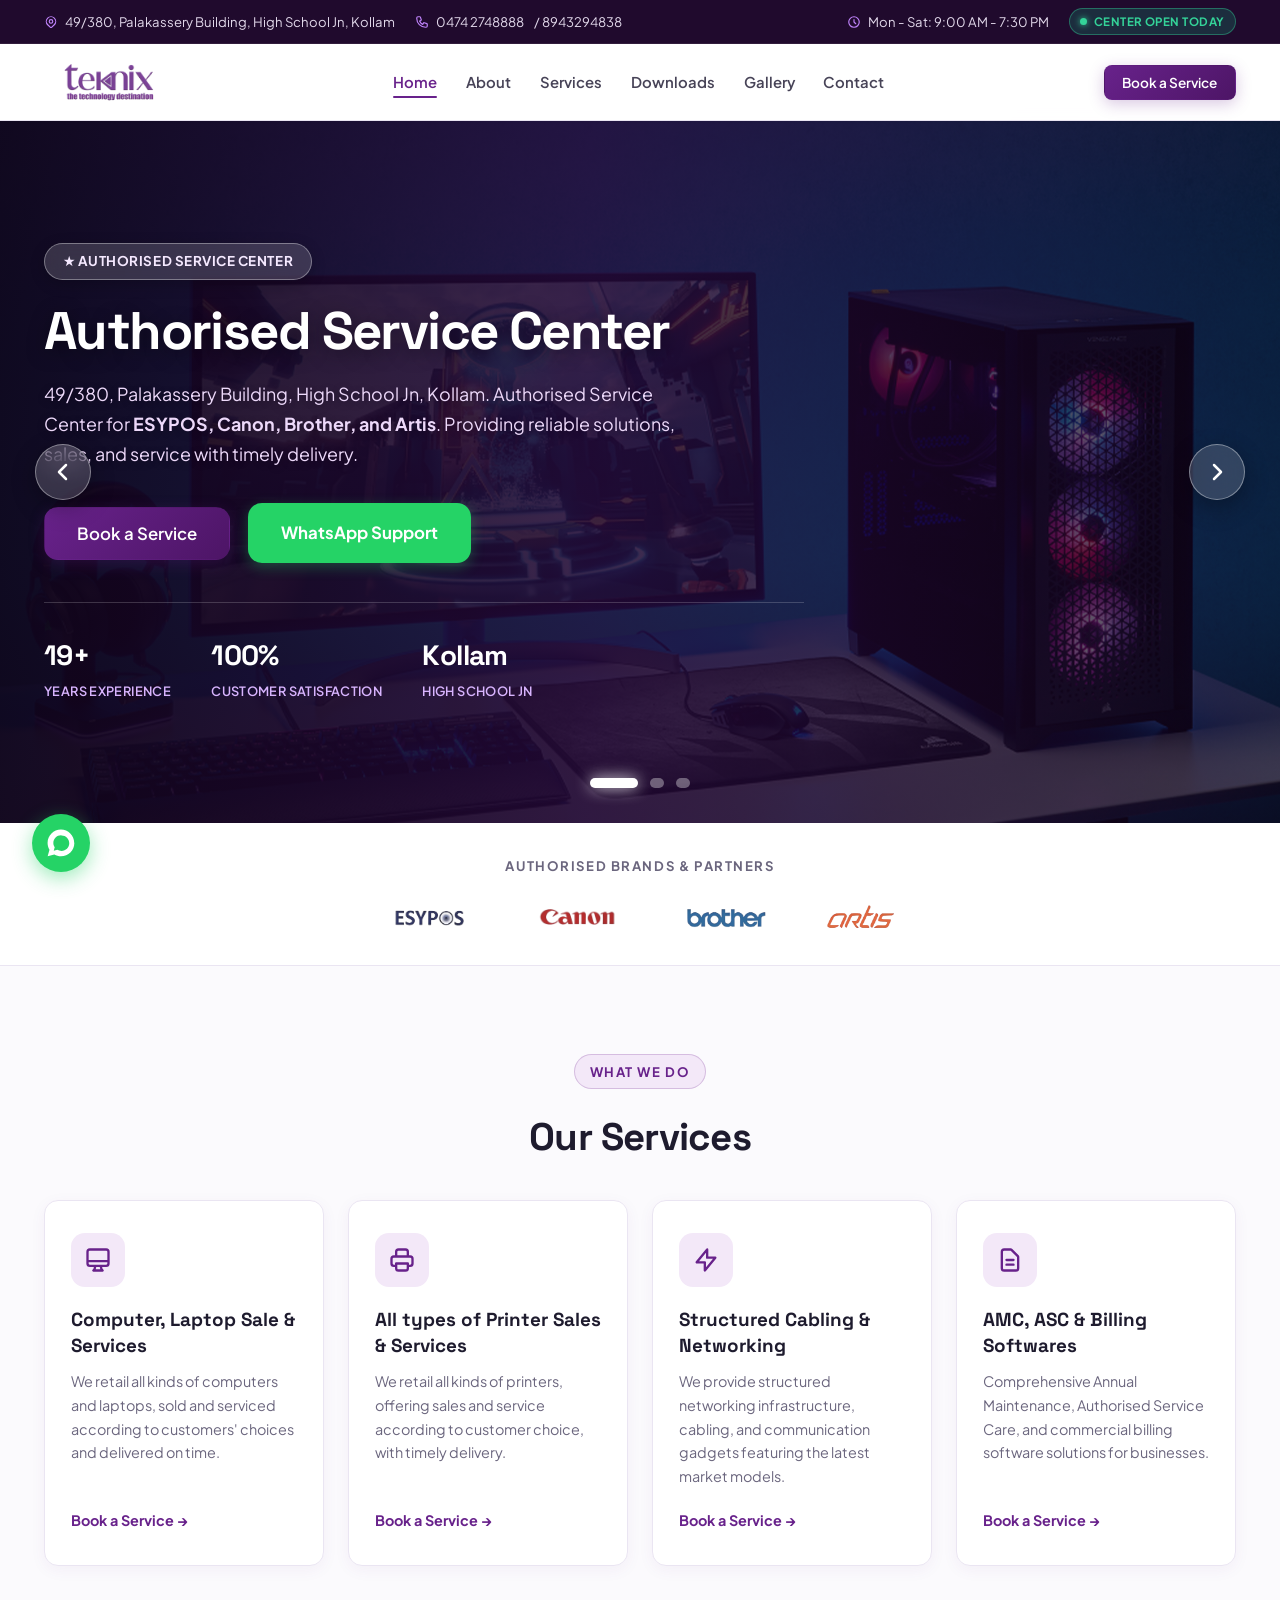
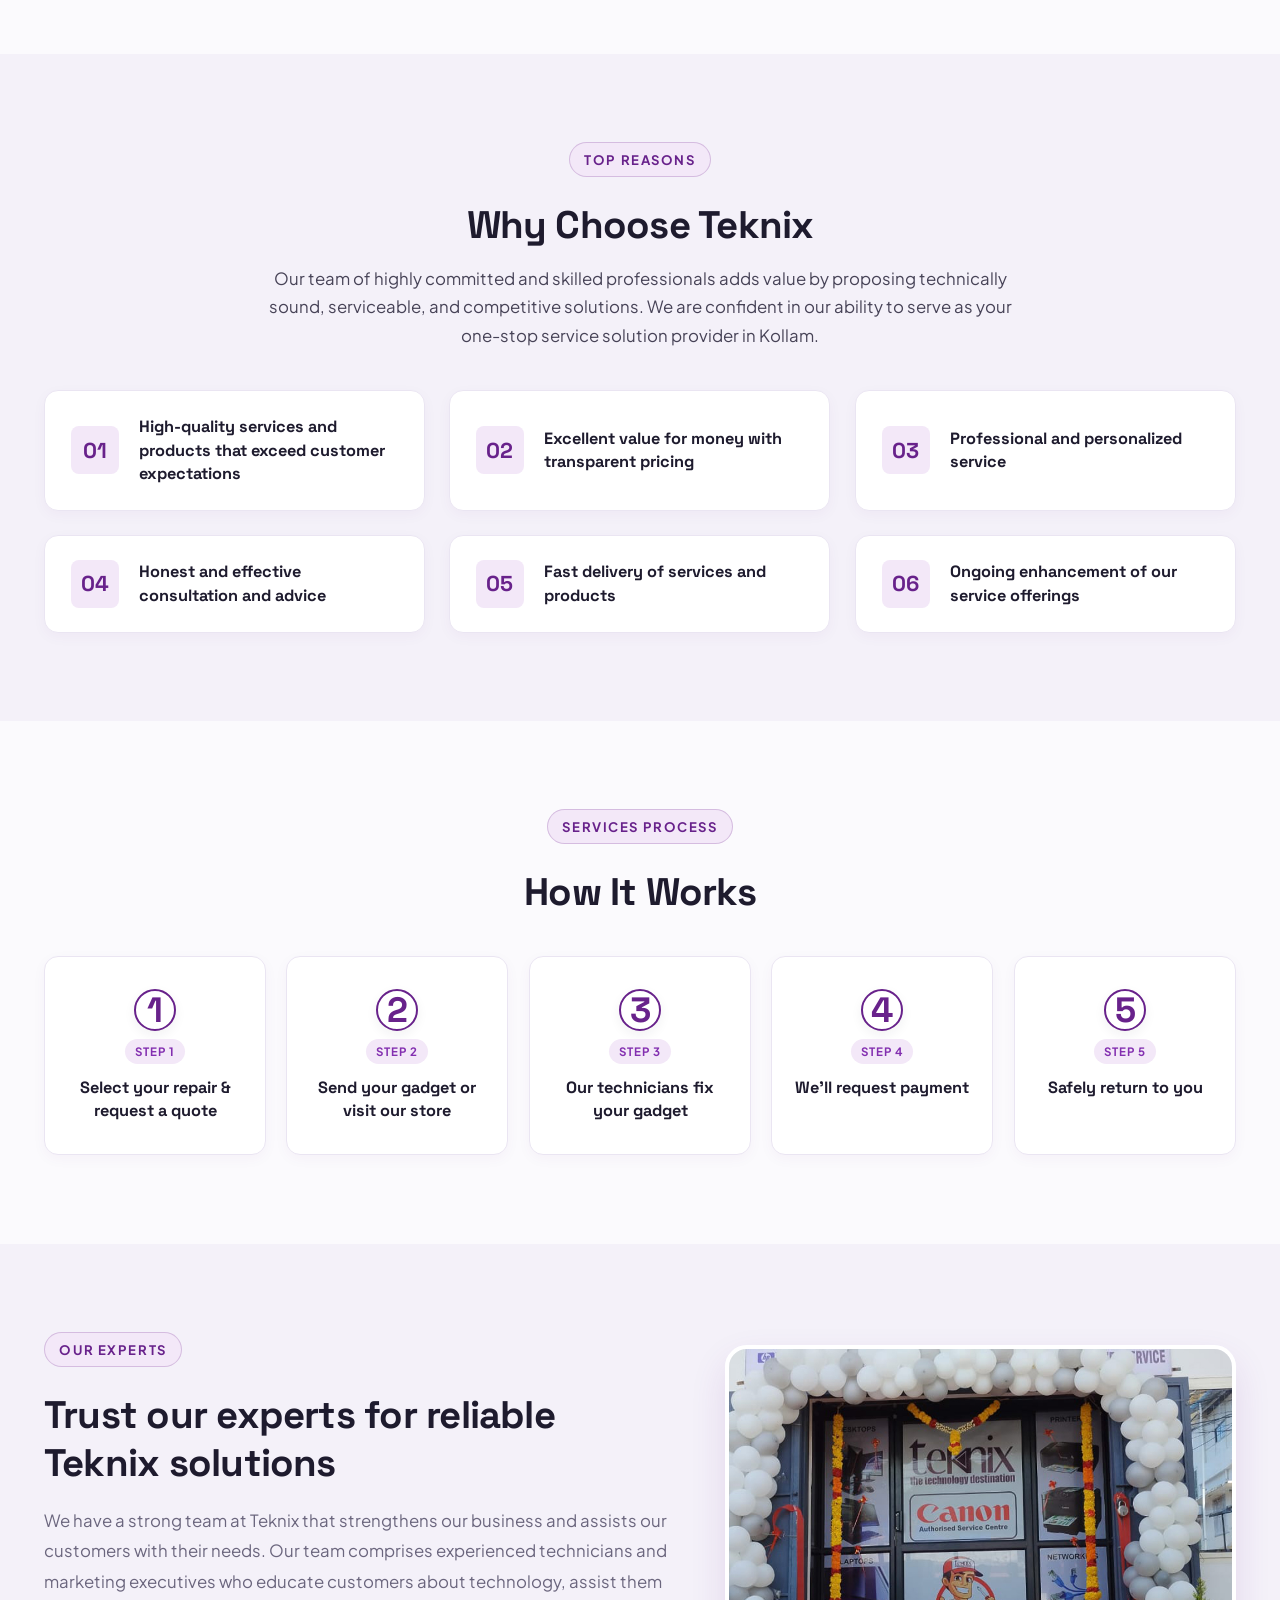
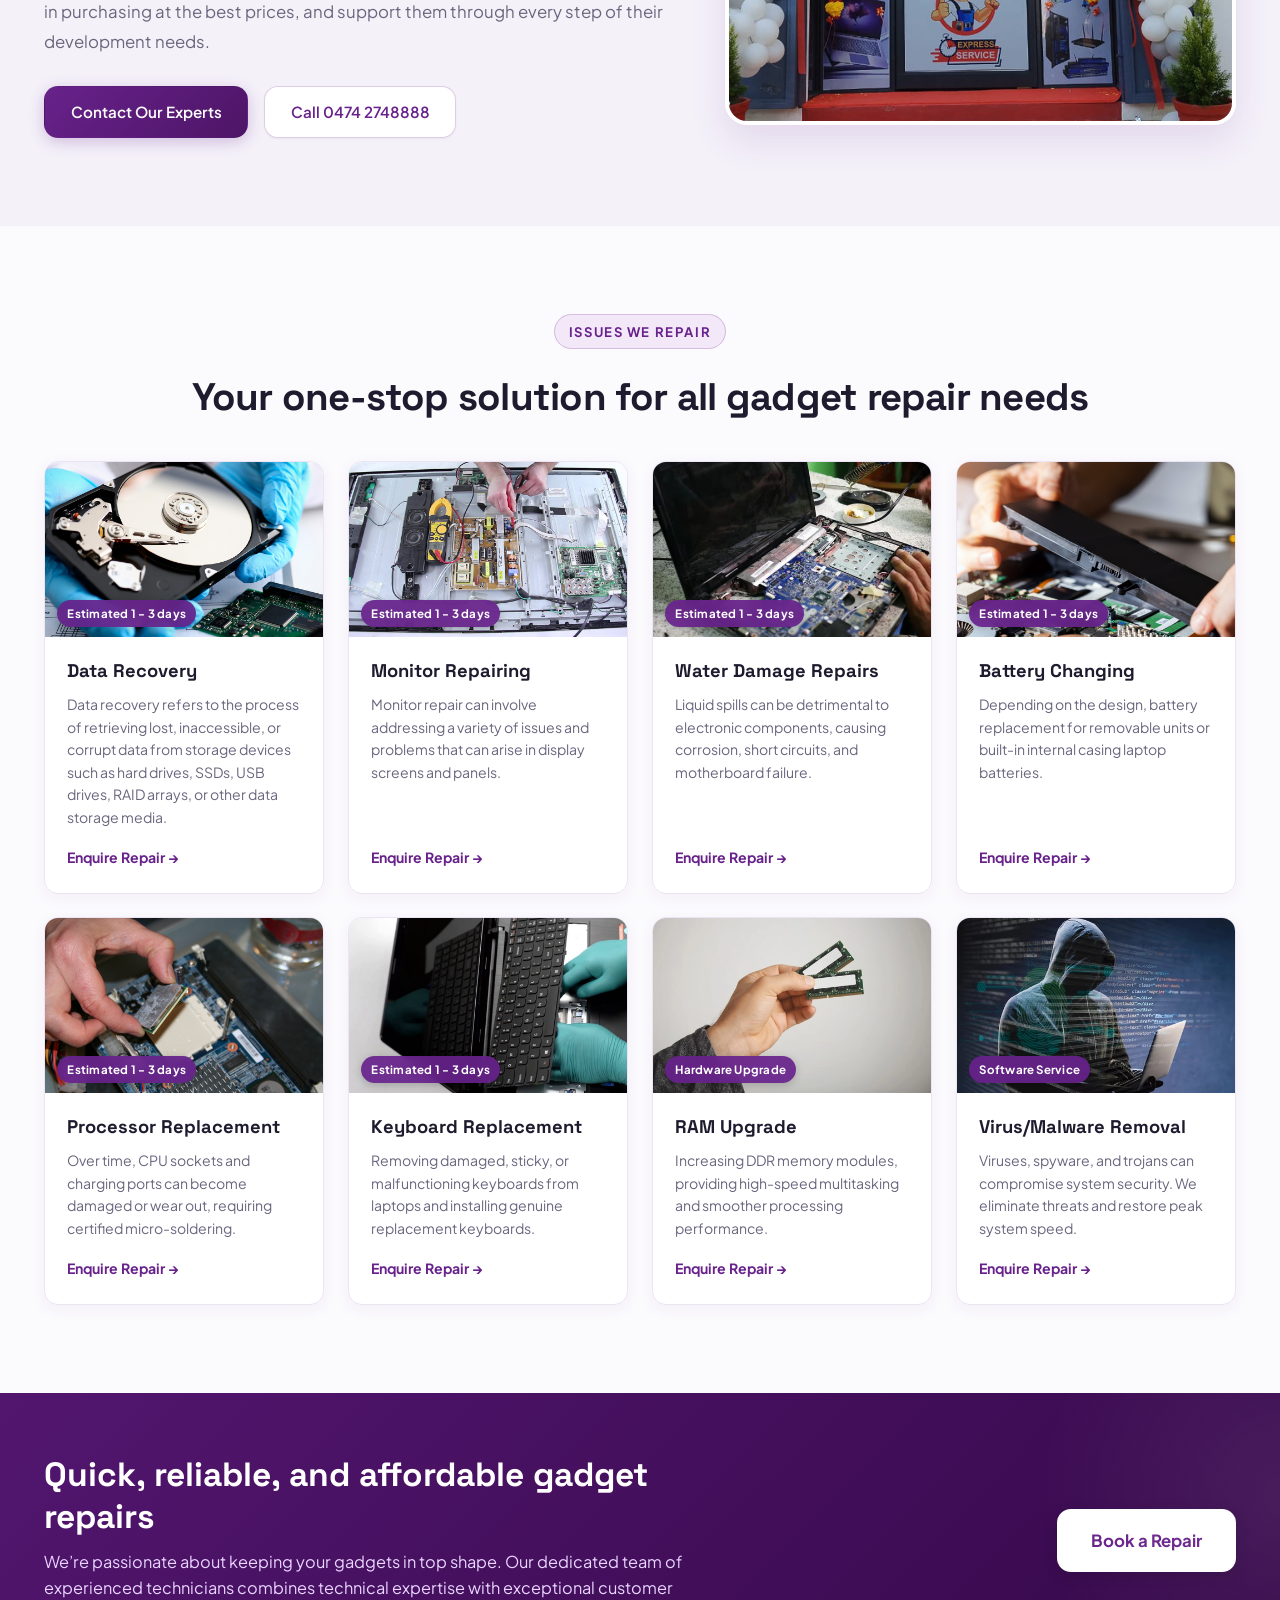
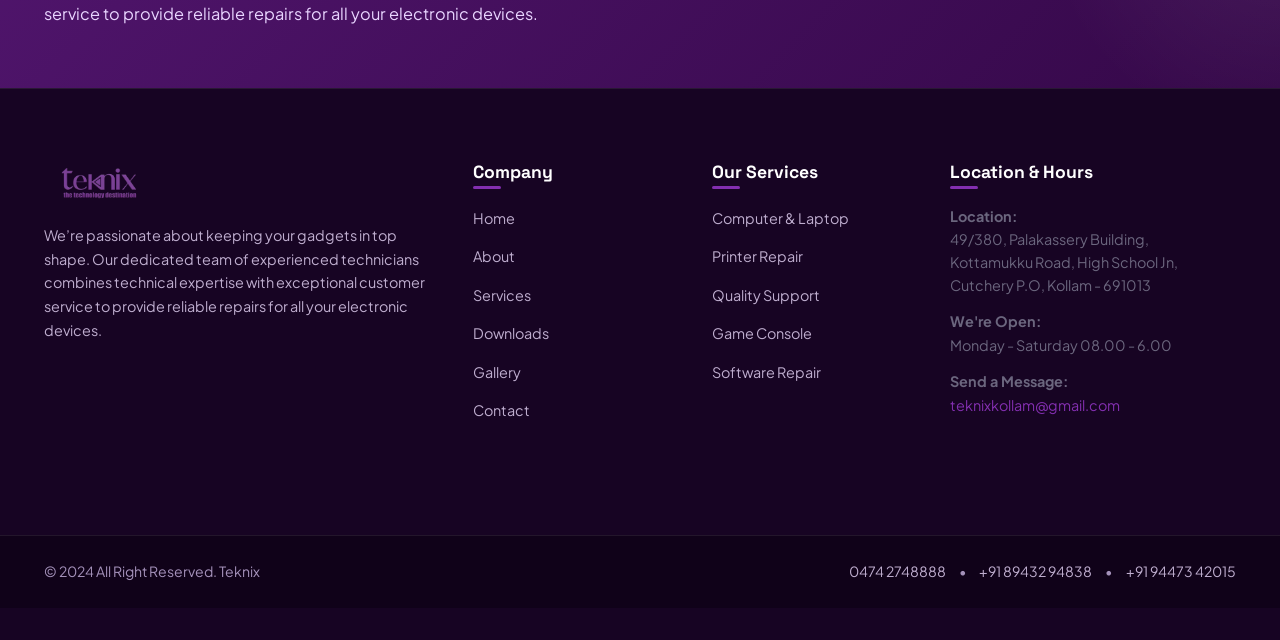
<file: index.html>
<!DOCTYPE html>
<html lang="en">
<head>
  <meta charset="UTF-8">
  <meta name="viewport" content="width=device-width, initial-scale=1.0">
  <title>Teknix — Authorised Service Center | High School Jn, Kollam</title>
  <meta name="description" content="Teknix is an Authorised Service Center in Kollam for computers, laptops, printers, structured cabling, networking, and AMC. High School Jn, Kollam.">
  <meta name="keywords" content="Teknix Kollam, Printer Service Kollam, Laptop Repair Kollam, Authorised Service Center, High School Jn">
  <link rel="icon" type="image/png" href="images/teknix-logo.png">
  <link rel="stylesheet" href="css/style.css">
</head>
<body>

  <!-- TOP ANNOUNCEMENT BAR -->
  <div class="top-bar">
    <div class="container">
      <div class="top-bar-left">
        <div class="top-item top-item-addr">
          <svg width="14" height="14" fill="none" stroke="currentColor" stroke-width="2" viewBox="0 0 24 24">
            <path stroke-linecap="round" stroke-linejoin="round" d="M17.657 16.657L13.414 20.9a1.998 1.998 0 01-2.827 0l-4.244-4.243a8 8 0 1111.314 0z"></path>
            <path stroke-linecap="round" stroke-linejoin="round" d="M15 11a3 3 0 11-6 0 3 3 0 016 0z"></path>
          </svg>
          <a href="https://maps.app.goo.gl/BwHeQLVbWqw4kqsV6" target="_blank" rel="noopener">49/380, Palakassery Building, High School Jn, Kollam</a>
        </div>
        <div class="top-item">
          <svg width="14" height="14" fill="none" stroke="currentColor" stroke-width="2" viewBox="0 0 24 24">
            <path stroke-linecap="round" stroke-linejoin="round" d="M3 5a2 2 0 012-2h3.28a1 1 0 01.948.684l1.498 4.493a1 1 0 01-.502 1.21l-2.257 1.13a11.042 11.042 0 005.516 5.516l1.13-2.257a1 1 0 011.21-.502l4.493 1.498a1 1 0 01.684.949V19a2 2 0 01-2 2h-1C9.716 21 3 14.284 3 6V5z"></path>
          </svg>
          <a href="tel:04742748888">0474 2748888</a><span class="top-item-secondary-phone">&nbsp;/&nbsp;<a href="tel:8943294838">8943294838</a></span>
        </div>
      </div>
      <div class="top-bar-right">
        <div class="top-item top-item-hours">
          <svg width="14" height="14" fill="none" stroke="currentColor" stroke-width="2" viewBox="0 0 24 24">
            <path stroke-linecap="round" stroke-linejoin="round" d="M12 8v4l3 3m6-3a9 9 0 11-18 0 9 9 0 0118 0z"></path>
          </svg>
          <span>Mon - Sat: 9:00 AM - 7:30 PM</span>
        </div>
        <span class="top-badge-status">
          <span class="badge-dot"></span> Center Open Today
        </span>
      </div>
    </div>
  </div>

  <!-- HEADER & NAVIGATION -->
  <header class="site-header">
    <div class="container">
      <nav class="navbar" aria-label="Main Navigation">
        <a href="index.html" class="brand-logo-wrap">
          <img src="images/teknix-logo.png" alt="Teknix The Technology Destination" class="brand-logo">
        </a>

        <ul class="nav-links" id="navLinks">
          <li><a href="index.html" class="nav-link active">Home</a></li>
          <li><a href="about.html" class="nav-link">About</a></li>
          <li><a href="services.html" class="nav-link">Services</a></li>
          <li><a href="downloads.html" class="nav-link">Downloads</a></li>
          <li><a href="gallery.html" class="nav-link">Gallery</a></li>
          <li><a href="contact.html" class="nav-link">Contact</a></li>
        </ul>

        <div class="nav-actions">
          <button type="button" class="btn btn-primary btn-sm open-booking-modal" data-service-prefill="Service Enquiry">
            Book a Service
          </button>
          <button class="menu-toggle" id="menuToggle" aria-label="Toggle Navigation Menu">
            <svg width="22" height="22" fill="none" stroke="currentColor" stroke-width="2" viewBox="0 0 24 24">
              <path stroke-linecap="round" stroke-linejoin="round" d="M4 6h16M4 12h16M4 18h16"></path>
            </svg>
          </button>
        </div>
      </nav>
    </div>
  </header>

  <!-- HERO FULL SLIDER (PRESERVED COMPLETE SLIDER MARKUP) -->
  <section class="hero-full-slider" aria-label="Hero Showcase">
    <div class="hero-slider-wrap">
      <div class="hero-slider-track">
        
        <!-- SLIDE 1 (AUTHORISED SERVICE CENTER) -->
        <div class="hero-slide active">
          <div class="hero-slide-bg" style="background-image: url('images/slider/slider1.jpg');"></div>
          <div class="hero-slide-overlay"></div>
          <div class="container hero-slide-container">
            <div class="hero-slide-content">
              <span class="slide-badge">★ Authorised Service Center</span>
              <h1 class="slide-title">Authorised Service Center</h1>
              <p class="slide-desc">
                49/380, Palakassery Building, High School Jn, Kollam. Authorised Service Center for <b>ESYPOS, Canon, Brother, and Artis</b>. Providing reliable solutions, sales, and service with timely delivery.
              </p>
              <div class="slide-actions">
                <button type="button" class="btn btn-primary btn-lg open-booking-modal" data-service-prefill="Authorised Service">
                  Book a Service
                </button>
                <a href="https://wa.me/918943294838?text=Hello%20Teknix%20Kollam,%20I%20need%20service%20support." class="btn btn-whatsapp btn-lg" target="_blank" rel="noopener">
                  WhatsApp Support
                </a>
              </div>
              <div class="slide-metrics-row">
                <div>
                  <div class="slide-metric-val">19+</div>
                  <div class="slide-metric-lbl">Years Experience</div>
                </div>
                <div>
                  <div class="slide-metric-val">100%</div>
                  <div class="slide-metric-lbl">Customer Satisfaction</div>
                </div>
                <div>
                  <div class="slide-metric-val">Kollam</div>
                  <div class="slide-metric-lbl">High School Jn</div>
                </div>
              </div>
            </div>
          </div>
        </div>

        <!-- SLIDE 2 (ALL TYPES OF PRINTER SALES AND SERVICES) -->
        <div class="hero-slide">
          <div class="hero-slide-bg" style="background-image: url('images/slider/slider2_printer.png');"></div>
          <div class="hero-slide-overlay"></div>
          <div class="container hero-slide-container">
            <div class="hero-slide-content">
              <span class="slide-badge">Printer Specialization</span>
              <h2 class="slide-title">All Types of Printer Sales and Services</h2>
              <p class="slide-desc">
                We retail all kinds of printers, offering sales and service according to customer choice, with timely delivery. Authorised partner support for Canon, Brother, Artis, and ESYPOS.
              </p>
              <div class="slide-actions">
                <a href="services.html" class="btn btn-primary btn-lg">Explore Services</a>
                <button type="button" class="btn btn-secondary btn-lg open-booking-modal" data-service-prefill="Printer Service" style="background: rgba(255,255,255,0.9); color: var(--brand-purple);">
                  Book Printer Repair
                </button>
              </div>
              <div class="slide-metrics-row">
                <div>
                  <div class="slide-metric-val">ESYPOS</div>
                  <div class="slide-metric-lbl">Authorised Center</div>
                </div>
                <div>
                  <div class="slide-metric-val">Canon</div>
                  <div class="slide-metric-lbl">Service Support</div>
                </div>
                <div>
                  <div class="slide-metric-val">Brother</div>
                  <div class="slide-metric-lbl">Sales &amp; Service</div>
                </div>
              </div>
            </div>
          </div>
        </div>

        <!-- SLIDE 3 (COMPUTER, LAPTOP SALE AND SERVICES) -->
        <div class="hero-slide">
          <div class="hero-slide-bg" style="background-image: url('images/printer-service-hero.jpg');"></div>
          <div class="hero-slide-overlay"></div>
          <div class="container hero-slide-container">
            <div class="hero-slide-content">
              <span class="slide-badge">IT Solutions</span>
              <h2 class="slide-title">Computer, Laptop Sale and Services</h2>
              <p class="slide-desc">
                We retail all kinds of computers are sold and serviced according to customers' choices and delivered on time. Structured Cabling, Networking, AMC, ASC, and Billing Softwares.
              </p>
              <div class="slide-actions">
                <a href="contact.html" class="btn btn-primary btn-lg">Contact Us</a>
                <a href="about.html" class="btn btn-secondary btn-lg" style="background: rgba(255,255,255,0.9); color: var(--brand-purple);">
                  About Teknix
                </a>
              </div>
              <div class="slide-metrics-row">
                <div>
                  <div class="slide-metric-val">AMC / ASC</div>
                  <div class="slide-metric-lbl">Priority Maintenance</div>
                </div>
                <div>
                  <div class="slide-metric-val">Networking</div>
                  <div class="slide-metric-lbl">Structured Cabling</div>
                </div>
                <div>
                  <div class="slide-metric-val">Software</div>
                  <div class="slide-metric-lbl">Billing Softwares</div>
                </div>
              </div>
            </div>
          </div>
        </div>

      </div>

      <!-- Slider Navigation Arrows -->
      <button type="button" class="slider-arrow prev" aria-label="Previous Slide">
        <svg width="24" height="24" fill="none" stroke="currentColor" stroke-width="2.5" viewBox="0 0 24 24">
          <path stroke-linecap="round" stroke-linejoin="round" d="M15 19l-7-7 7-7"></path>
        </svg>
      </button>
      <button type="button" class="slider-arrow next" aria-label="Next Slide">
        <svg width="24" height="24" fill="none" stroke="currentColor" stroke-width="2.5" viewBox="0 0 24 24">
          <path stroke-linecap="round" stroke-linejoin="round" d="M9 5l7 7-7 7"></path>
        </svg>
      </button>

      <!-- Slider Pagination Dots -->
      <div class="slider-dots">
        <button type="button" class="slider-dot active" data-slide-to="0" aria-label="Slide 1"></button>
        <button type="button" class="slider-dot" data-slide-to="1" aria-label="Slide 2"></button>
        <button type="button" class="slider-dot" data-slide-to="2" aria-label="Slide 3"></button>
      </div>
    </div>
  </section>

  <!-- AUTHORISED BRANDS STRIP (FROM ORIGINAL SITE) -->
  <section class="brand-slider-strip" style="background: var(--bg-surface); padding: 1.8rem 0; border-bottom: 1px solid var(--border-subtle);">
    <div class="container">
      <div style="text-align: center; margin-bottom: 1.2rem;">
        <span style="font-size: 0.82rem; text-transform: uppercase; letter-spacing: 0.12em; color: var(--text-muted); font-weight: 700;">
          Authorised Brands &amp; Partners
        </span>
      </div>
      <div class="brands-marquee" style="display: flex; justify-content: center; align-items: center; gap: 3.5rem; flex-wrap: wrap;">
        <img src="images/slider/esypos.png" alt="ESYPOS Authorised" style="height: 38px; object-fit: contain; opacity: 0.85;">
        <img src="images/slider/canon.png" alt="Canon" style="height: 32px; object-fit: contain; opacity: 0.85;">
        <img src="images/slider/brother.png" alt="Brother" style="height: 34px; object-fit: contain; opacity: 0.85;">
        <img src="images/slider/artis.png" alt="Artis" style="height: 30px; object-fit: contain; opacity: 0.85;">
      </div>
    </div>
  </section>

  <!-- SECTION: THE 4 CORE SERVICES (EXACT FROM ORIGINAL SITE) -->
  <section class="section-pad" id="services">
    <div class="container">
      <div class="section-header text-center reveal-up">
        <span class="section-tag">What We Do</span>
        <h2 class="section-title">Our Services</h2>
      </div>

      <div class="services-grid">
        
        <!-- Service 1 -->
        <div class="service-card reveal-up">
          <div class="service-icon-box">
            <svg width="28" height="28" fill="none" stroke="currentColor" stroke-width="2" viewBox="0 0 24 24">
              <path stroke-linecap="round" stroke-linejoin="round" d="M9.75 17L9 20l-1 1h8l-1-1-.75-3M3 13h18M5 17h14a2 2 0 002-2V5a2 2 0 00-2-2H5a2 2 0 00-2 2v10a2 2 0 002 2z"></path>
            </svg>
          </div>
          <h3 class="service-title">Computer, Laptop Sale &amp; Services</h3>
          <p class="service-desc">
            We retail all kinds of computers and laptops, sold and serviced according to customers' choices and delivered on time.
          </p>
          <a href="contact.html" class="service-link">Book a Service &rarr;</a>
        </div>

        <!-- Service 2 -->
        <div class="service-card reveal-up delay-1">
          <div class="service-icon-box">
            <svg width="28" height="28" fill="none" stroke="currentColor" stroke-width="2" viewBox="0 0 24 24">
              <path stroke-linecap="round" stroke-linejoin="round" d="M17 17h2a2 2 0 002-2v-4a2 2 0 00-2-2H5a2 2 0 00-2 2v4a2 2 0 002 2h2m2 4h6a2 2 0 002-2v-4H7v4a2 2 0 002 2zm8-12V5a2 2 0 00-2-2H9a2 2 0 00-2 2v4h10z"></path>
            </svg>
          </div>
          <h3 class="service-title">All types of Printer Sales &amp; Services</h3>
          <p class="service-desc">
            We retail all kinds of printers, offering sales and service according to customer choice, with timely delivery.
          </p>
          <a href="contact.html" class="service-link">Book a Service &rarr;</a>
        </div>

        <!-- Service 3 -->
        <div class="service-card reveal-up delay-2">
          <div class="service-icon-box">
            <svg width="28" height="28" fill="none" stroke="currentColor" stroke-width="2" viewBox="0 0 24 24">
              <path stroke-linecap="round" stroke-linejoin="round" d="M13 10V3L4 14h7v7l9-11h-7z"></path>
            </svg>
          </div>
          <h3 class="service-title">Structured Cabling &amp; Networking</h3>
          <p class="service-desc">
            We provide structured networking infrastructure, cabling, and communication gadgets featuring the latest market models.
          </p>
          <a href="contact.html" class="service-link">Book a Service &rarr;</a>
        </div>

        <!-- Service 4 -->
        <div class="service-card reveal-up delay-3">
          <div class="service-icon-box">
            <svg width="28" height="28" fill="none" stroke="currentColor" stroke-width="2" viewBox="0 0 24 24">
              <path stroke-linecap="round" stroke-linejoin="round" d="M9 12h6m-6 4h6m2 5H7a2 2 0 01-2-2V5a2 2 0 012-2h5.586a1 1 0 01.707.293l5.414 5.414a1 1 0 01.293.707V19a2 2 0 01-2 2z"></path>
            </svg>
          </div>
          <h3 class="service-title">AMC, ASC &amp; Billing Softwares</h3>
          <p class="service-desc">
            Comprehensive Annual Maintenance, Authorised Service Care, and commercial billing software solutions for businesses.
          </p>
          <a href="contact.html" class="service-link">Book a Service &rarr;</a>
        </div>

      </div>
    </div>
  </section>

  <!-- SECTION: WHY CHOOSE TEKNIX (EXACT FROM ORIGINAL SITE) -->
  <section class="section-pad" style="background: var(--bg-surface-alt);">
    <div class="container">
      <div class="section-header text-center reveal-up">
        <span class="section-tag">Top Reasons</span>
        <h2 class="section-title">Why Choose Teknix</h2>
        <p class="section-sub-desc" style="max-width: 780px; margin: 0.8rem auto 0;">
          Our team of highly committed and skilled professionals adds value by proposing technically sound, serviceable, and competitive solutions. We are confident in our ability to serve as your one-stop service solution provider in Kollam.
        </p>
      </div>

      <div class="why-grid">
        
        <div class="why-item-card reveal-up">
          <div class="why-num">01</div>
          <h4>High-quality services and products that exceed customer expectations</h4>
        </div>

        <div class="why-item-card reveal-up delay-1">
          <div class="why-num">02</div>
          <h4>Excellent value for money with transparent pricing</h4>
        </div>

        <div class="why-item-card reveal-up delay-2">
          <div class="why-num">03</div>
          <h4>Professional and personalized service</h4>
        </div>

        <div class="why-item-card reveal-up delay-3">
          <div class="why-num">04</div>
          <h4>Honest and effective consultation and advice</h4>
        </div>

        <div class="why-item-card reveal-up delay-4">
          <div class="why-num">05</div>
          <h4>Fast delivery of services and products</h4>
        </div>

        <div class="why-item-card reveal-up delay-5">
          <div class="why-num">06</div>
          <h4>Ongoing enhancement of our service offerings</h4>
        </div>

      </div>
    </div>
  </section>

  <!-- SECTION: SERVICES PROCESS - HOW IT WORKS (EXACT FROM ORIGINAL SITE) -->
  <section class="section-pad">
    <div class="container">
      <div class="section-header text-center reveal-up">
        <span class="section-tag">Services Process</span>
        <h2 class="section-title">How It Works</h2>
      </div>

      <div class="steps-flow-grid">
        <div class="step-card reveal-up">
          <div class="step-num">1</div>
          <span class="step-tag">Step 1</span>
          <h4>Select your repair &amp; request a quote</h4>
        </div>

        <div class="step-card reveal-up delay-1">
          <div class="step-num">2</div>
          <span class="step-tag">Step 2</span>
          <h4>Send your gadget or visit our store</h4>
        </div>

        <div class="step-card reveal-up delay-2">
          <div class="step-num">3</div>
          <span class="step-tag">Step 3</span>
          <h4>Our technicians fix your gadget</h4>
        </div>

        <div class="step-card reveal-up delay-3">
          <div class="step-num">4</div>
          <span class="step-tag">Step 4</span>
          <h4>We'll request payment</h4>
        </div>

        <div class="step-card reveal-up delay-4">
          <div class="step-num">5</div>
          <span class="step-tag">Step 5</span>
          <h4>Safely return to you</h4>
        </div>
      </div>
    </div>
  </section>

  <!-- SECTION: OUR EXPERTS (EXACT FROM ORIGINAL SITE) -->
  <section class="section-pad" style="background: var(--bg-surface-alt);">
    <div class="container">
      <div class="experts-grid">
        <div class="reveal-left">
          <span class="section-tag">Our Experts</span>
          <h2 class="section-title" style="margin-bottom: 1.2rem;">Trust our experts for reliable Teknix solutions</h2>
          <p class="experts-desc">
            We have a strong team at Teknix that strengthens our business and assists our customers with their needs. Our team comprises experienced technicians and marketing executives who educate customers about technology, assist them in purchasing at the best prices, and support them through every step of their development needs.
          </p>
          <div class="experts-cta">
            <a href="contact.html" class="btn btn-primary">Contact Our Experts</a>
            <a href="tel:04742748888" class="btn btn-secondary">Call 0474 2748888</a>
          </div>
        </div>

        <div class="reveal-right">
          <div class="experts-img-wrap">
            <img src="images/gallery/gallery1.jpg" alt="Teknix Service Center Kollam" loading="lazy">
          </div>
        </div>
      </div>
    </div>
  </section>

  <!-- SECTION: ISSUES WE REPAIR (EXACT 8 ITEMS & IMAGES FROM ORIGINAL SITE) -->
  <section class="section-pad">
    <div class="container">
      <div class="section-header text-center reveal-up">
        <span class="section-tag">Issues We Repair</span>
        <h2 class="section-title">Your one-stop solution for all gadget repair needs</h2>
      </div>

      <div class="repairs-grid">
        
        <!-- Issue 1 -->
        <div class="repair-card reveal-up">
          <div class="repair-card-thumb">
            <img src="images/services/serviceimg1.png" alt="Data Recovery" loading="lazy">
            <span class="repair-card-badge">Estimated 1 - 3 days</span>
          </div>
          <div class="repair-card-body">
            <h3 class="repair-card-title">Data Recovery</h3>
            <p class="repair-card-desc">
              Data recovery refers to the process of retrieving lost, inaccessible, or corrupt data from storage devices such as hard drives, SSDs, USB drives, RAID arrays, or other data storage media.
            </p>
            <a href="contact.html" class="repair-card-link">Enquire Repair &rarr;</a>
          </div>
        </div>

        <!-- Issue 2 -->
        <div class="repair-card reveal-up delay-1">
          <div class="repair-card-thumb">
            <img src="images/services/serviceimg2.png" alt="Monitor Repairing" loading="lazy">
            <span class="repair-card-badge">Estimated 1 - 3 days</span>
          </div>
          <div class="repair-card-body">
            <h3 class="repair-card-title">Monitor Repairing</h3>
            <p class="repair-card-desc">
              Monitor repair can involve addressing a variety of issues and problems that can arise in display screens and panels.
            </p>
            <a href="contact.html" class="repair-card-link">Enquire Repair &rarr;</a>
          </div>
        </div>

        <!-- Issue 3 -->
        <div class="repair-card reveal-up delay-2">
          <div class="repair-card-thumb">
            <img src="images/services/serviceimg3.png" alt="Water Damage Repairs" loading="lazy">
            <span class="repair-card-badge">Estimated 1 - 3 days</span>
          </div>
          <div class="repair-card-body">
            <h3 class="repair-card-title">Water Damage Repairs</h3>
            <p class="repair-card-desc">
              Liquid spills can be detrimental to electronic components, causing corrosion, short circuits, and motherboard failure.
            </p>
            <a href="contact.html" class="repair-card-link">Enquire Repair &rarr;</a>
          </div>
        </div>

        <!-- Issue 4 -->
        <div class="repair-card reveal-up delay-3">
          <div class="repair-card-thumb">
            <img src="images/services/serviceimg4.png" alt="Battery Changing" loading="lazy">
            <span class="repair-card-badge">Estimated 1 - 3 days</span>
          </div>
          <div class="repair-card-body">
            <h3 class="repair-card-title">Battery Changing</h3>
            <p class="repair-card-desc">
              Depending on the design, battery replacement for removable units or built-in internal casing laptop batteries.
            </p>
            <a href="contact.html" class="repair-card-link">Enquire Repair &rarr;</a>
          </div>
        </div>

        <!-- Issue 5 -->
        <div class="repair-card reveal-up">
          <div class="repair-card-thumb">
            <img src="images/services/serviceimg5.png" alt="Processor Replacement" loading="lazy">
            <span class="repair-card-badge">Estimated 1 - 3 days</span>
          </div>
          <div class="repair-card-body">
            <h3 class="repair-card-title">Processor Replacement</h3>
            <p class="repair-card-desc">
              Over time, CPU sockets and charging ports can become damaged or wear out, requiring certified micro-soldering.
            </p>
            <a href="contact.html" class="repair-card-link">Enquire Repair &rarr;</a>
          </div>
        </div>

        <!-- Issue 6 -->
        <div class="repair-card reveal-up delay-1">
          <div class="repair-card-thumb">
            <img src="images/services/serviceimg6.png" alt="Keyboard Replacement" loading="lazy">
            <span class="repair-card-badge">Estimated 1 - 3 days</span>
          </div>
          <div class="repair-card-body">
            <h3 class="repair-card-title">Keyboard Replacement</h3>
            <p class="repair-card-desc">
              Removing damaged, sticky, or malfunctioning keyboards from laptops and installing genuine replacement keyboards.
            </p>
            <a href="contact.html" class="repair-card-link">Enquire Repair &rarr;</a>
          </div>
        </div>

        <!-- Issue 7 -->
        <div class="repair-card reveal-up delay-2">
          <div class="repair-card-thumb">
            <img src="images/services/7.webp" alt="RAM Upgrade" loading="lazy">
            <span class="repair-card-badge">Hardware Upgrade</span>
          </div>
          <div class="repair-card-body">
            <h3 class="repair-card-title">RAM Upgrade</h3>
            <p class="repair-card-desc">
              Increasing DDR memory modules, providing high-speed multitasking and smoother processing performance.
            </p>
            <a href="contact.html" class="repair-card-link">Enquire Repair &rarr;</a>
          </div>
        </div>

        <!-- Issue 8 -->
        <div class="repair-card reveal-up delay-3">
          <div class="repair-card-thumb">
            <img src="images/services/8.webp" alt="Virus/Malware Removal" loading="lazy">
            <span class="repair-card-badge">Software Service</span>
          </div>
          <div class="repair-card-body">
            <h3 class="repair-card-title">Virus/Malware Removal</h3>
            <p class="repair-card-desc">
              Viruses, spyware, and trojans can compromise system security. We eliminate threats and restore peak system speed.
            </p>
            <a href="contact.html" class="repair-card-link">Enquire Repair &rarr;</a>
          </div>
        </div>

      </div>
    </div>
  </section>

  <!-- QUICK CTA BANNER (EXACT FROM ORIGINAL SITE) -->
  <section class="cta-banner">
    <div class="container cta-banner-inner">
      <div class="cta-banner-text">
        <h2 class="cta-banner-title">Quick, reliable, and affordable gadget repairs</h2>
        <p class="cta-banner-desc">We’re passionate about keeping your gadgets in top shape. Our dedicated team of experienced technicians combines technical expertise with exceptional customer service to provide reliable repairs for all your electronic devices.</p>
      </div>
      <div class="cta-banner-actions">
        <a href="contact.html" class="btn btn-light btn-lg">Book a Repair</a>
      </div>
    </div>
  </section>

  <!-- FOOTER (EXACT MATCHING ORIGINAL SITE) -->
  <footer class="site-footer">
    <div class="container footer-grid">
      <div class="footer-col">
        <img src="images/teknix-logo.png" alt="Teknix Logo" class="footer-logo">
        <p class="footer-desc">
          We’re passionate about keeping your gadgets in top shape. Our dedicated team of experienced technicians combines technical expertise with exceptional customer service to provide reliable repairs for all your electronic devices.
        </p>
      </div>

      <div class="footer-col">
        <h4 class="footer-title">Company</h4>
        <ul class="footer-links">
          <li><a href="index.html">Home</a></li>
          <li><a href="about.html">About</a></li>
          <li><a href="services.html">Services</a></li>
          <li><a href="downloads.html">Downloads</a></li>
          <li><a href="gallery.html">Gallery</a></li>
          <li><a href="contact.html">Contact</a></li>
        </ul>
      </div>

      <div class="footer-col">
        <h4 class="footer-title">Our Services</h4>
        <ul class="footer-links">
          <li><a href="services.html">Computer &amp; Laptop</a></li>
          <li><a href="services.html">Printer Repair</a></li>
          <li><a href="services.html">Quality Support</a></li>
          <li><a href="services.html">Game Console</a></li>
          <li><a href="services.html">Software Repair</a></li>
        </ul>
      </div>

      <div class="footer-col">
        <h4 class="footer-title">Location &amp; Hours</h4>
        <p style="color: var(--text-muted); font-size: 0.9rem; line-height: 1.6; margin-bottom: 0.8rem;">
          <strong>Location:</strong><br>
          49/380, Palakassery Building,<br>
          Kottamukku Road, High School Jn,<br>
          Cutchery P.O, Kollam - 691013
        </p>
        <p style="color: var(--text-muted); font-size: 0.9rem; margin-bottom: 0.8rem;">
          <strong>We're Open:</strong><br>
          Monday - Saturday 08.00 - 6.00
        </p>
        <p style="color: var(--text-muted); font-size: 0.9rem;">
          <strong>Send a Message:</strong><br>
          <a href="mailto:teknixkollam@gmail.com" style="color: var(--brand-purple-light);">teknixkollam@gmail.com</a>
        </p>
      </div>
    </div>

    <div class="footer-bottom">
      <div class="container footer-bottom-inner">
        <p>&copy; 2024 All Right Reserved. Teknix</p>
        <div class="footer-bottom-phones">
          <a href="tel:04742748888">0474 2748888</a> &bull;
          <a href="tel:8943294838">+91 89432 94838</a> &bull;
          <a href="tel:9447342015">+91 94473 42015</a>
        </div>
      </div>
    </div>
  </footer>

  <!-- FLOATING WHATSAPP BUTTON -->
  <a href="https://wa.me/918943294838?text=Hello%20Teknix%20Kollam,%20I%20would%20like%20to%20enquire%20about%20your%20services." 
     class="floating-whatsapp" 
     target="_blank" 
     rel="noopener" 
     aria-label="Chat on WhatsApp">
    <svg width="28" height="28" viewBox="0 0 24 24" fill="currentColor">
      <path d="M12.031 6.172c-3.181 0-5.767 2.586-5.768 5.766-.001 1.298.38 2.27 1.019 3.287l-.711 2.592 2.654-.697c.969.57 2.015.867 3.206.867 3.179 0 5.765-2.586 5.765-5.766 0-3.18-2.586-5.766-5.765-5.766zm9.969 5.766c0 5.514-4.486 10-10 10-1.823 0-3.53-.49-5.005-1.341l-4.995 1.403 1.353-4.937c-.902-1.503-1.422-3.26-1.422-5.125 0-5.514 4.486-10 10-10s10 4.486 10 10z"/>
    </svg>
  </a>

  <!-- MODAL FOR BOOKING -->
  <div class="modal-overlay" id="bookingModal">
    <div class="modal-card">
      <div class="modal-header">
        <h3 class="modal-title">Book a Service</h3>
        <button class="modal-close" id="closeModal">&times;</button>
      </div>
      <form id="modalBookingForm" class="quick-form">
        <div class="form-group">
          <label class="form-label" for="mbName">Full Name</label>
          <input type="text" id="mbName" class="form-control" placeholder="Your Name" required>
        </div>
        <div class="form-group">
          <label class="form-label" for="mbPhone">Phone / WhatsApp Number</label>
          <input type="tel" id="mbPhone" class="form-control" placeholder="e.g. 9447342015" required pattern="[0-9]{10}">
        </div>
        <div class="form-group">
          <label class="form-label" for="mbService">Service Needed</label>
          <select id="mbService" class="form-control">
            <option value="Computer,Laptop Sale and Service">Computer, Laptop Sale and Service</option>
            <option value="All types of printer sales and service">All types of printer sales and service</option>
            <option value="Structured cabling and networking">Structured cabling and networking</option>
            <option value="AMC,ASC">AMC, ASC</option>
            <option value="Billing Softwares">Billing Softwares</option>
          </select>
        </div>
        <div class="form-group">
          <label class="form-label" for="mbDetails">Problem Description / Notes</label>
          <textarea id="mbDetails" class="form-control" rows="3" placeholder="Describe the service you need..."></textarea>
        </div>
        <button type="submit" class="btn btn-primary" style="width: 100%; justify-content: center;">
          Submit Service Request
        </button>
      </form>
    </div>
  </div>

  <script src="js/app.js"></script>
</body>
</html>
</file>
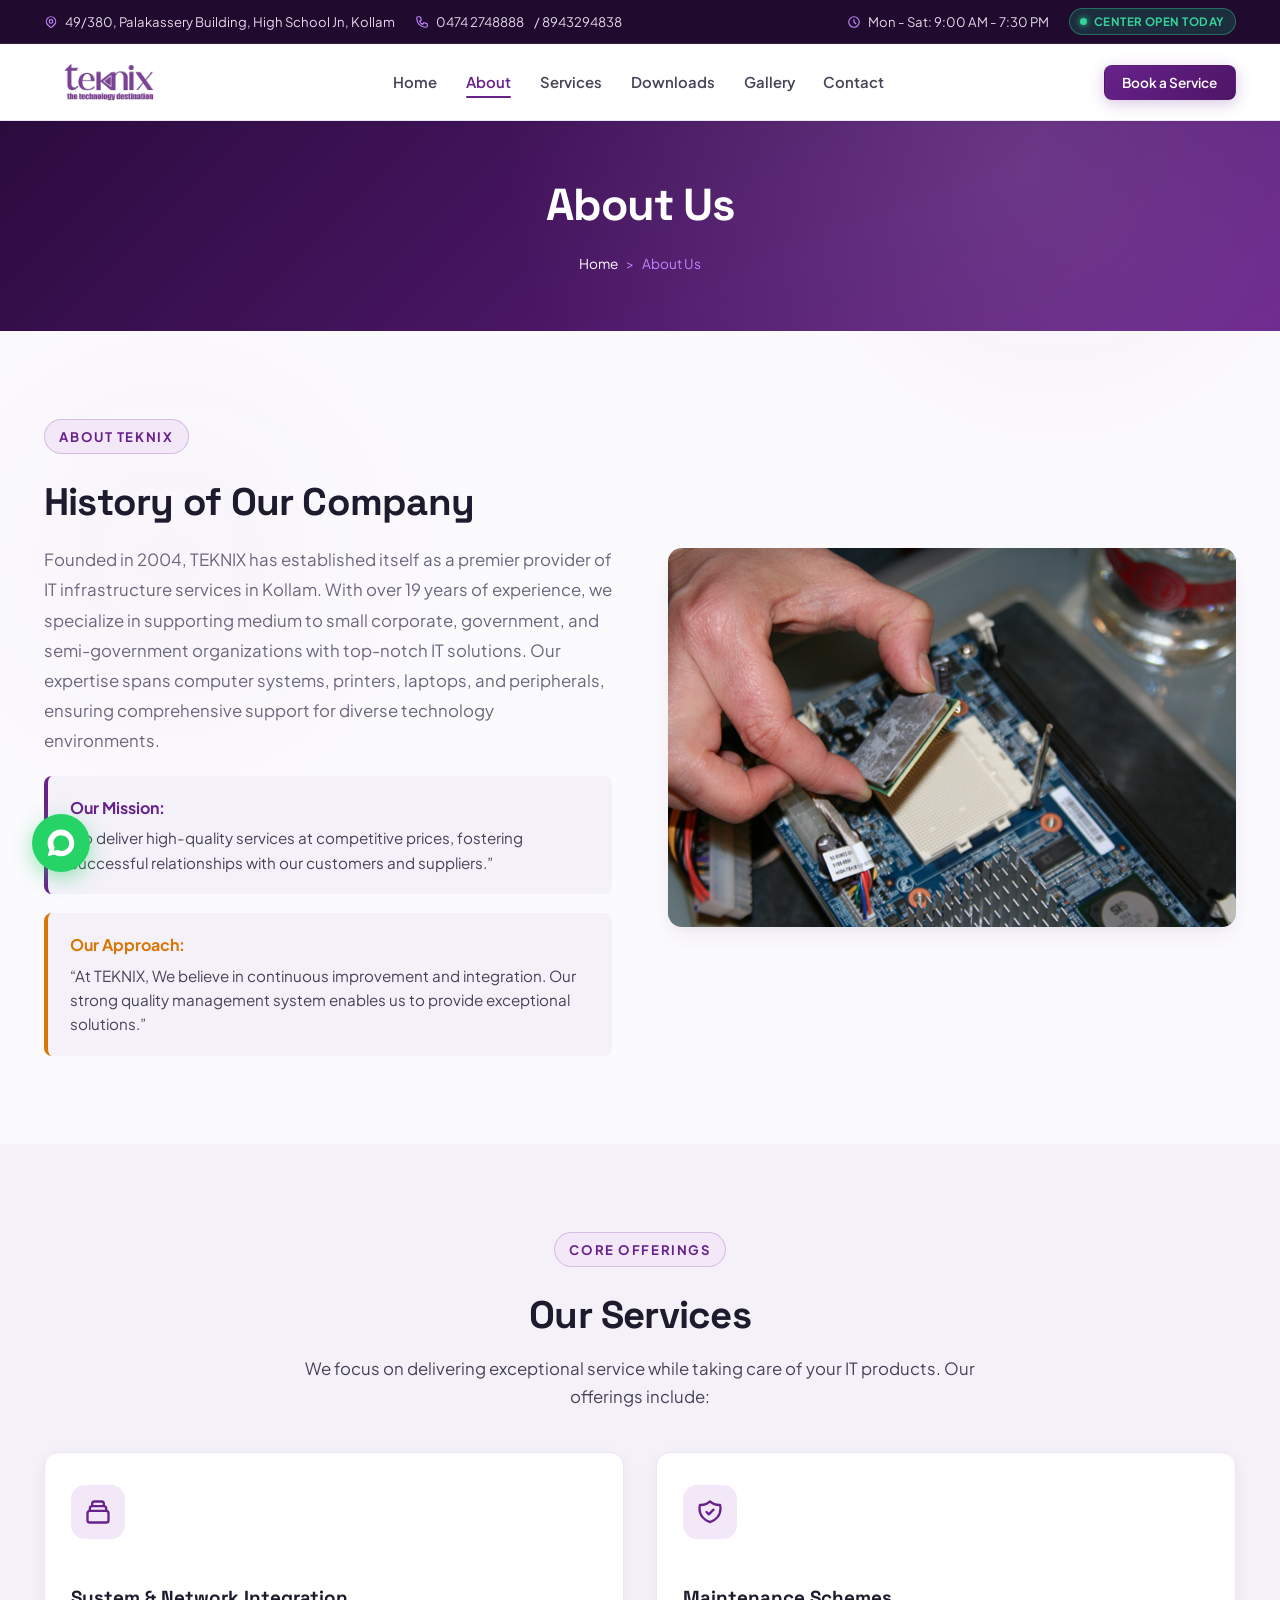
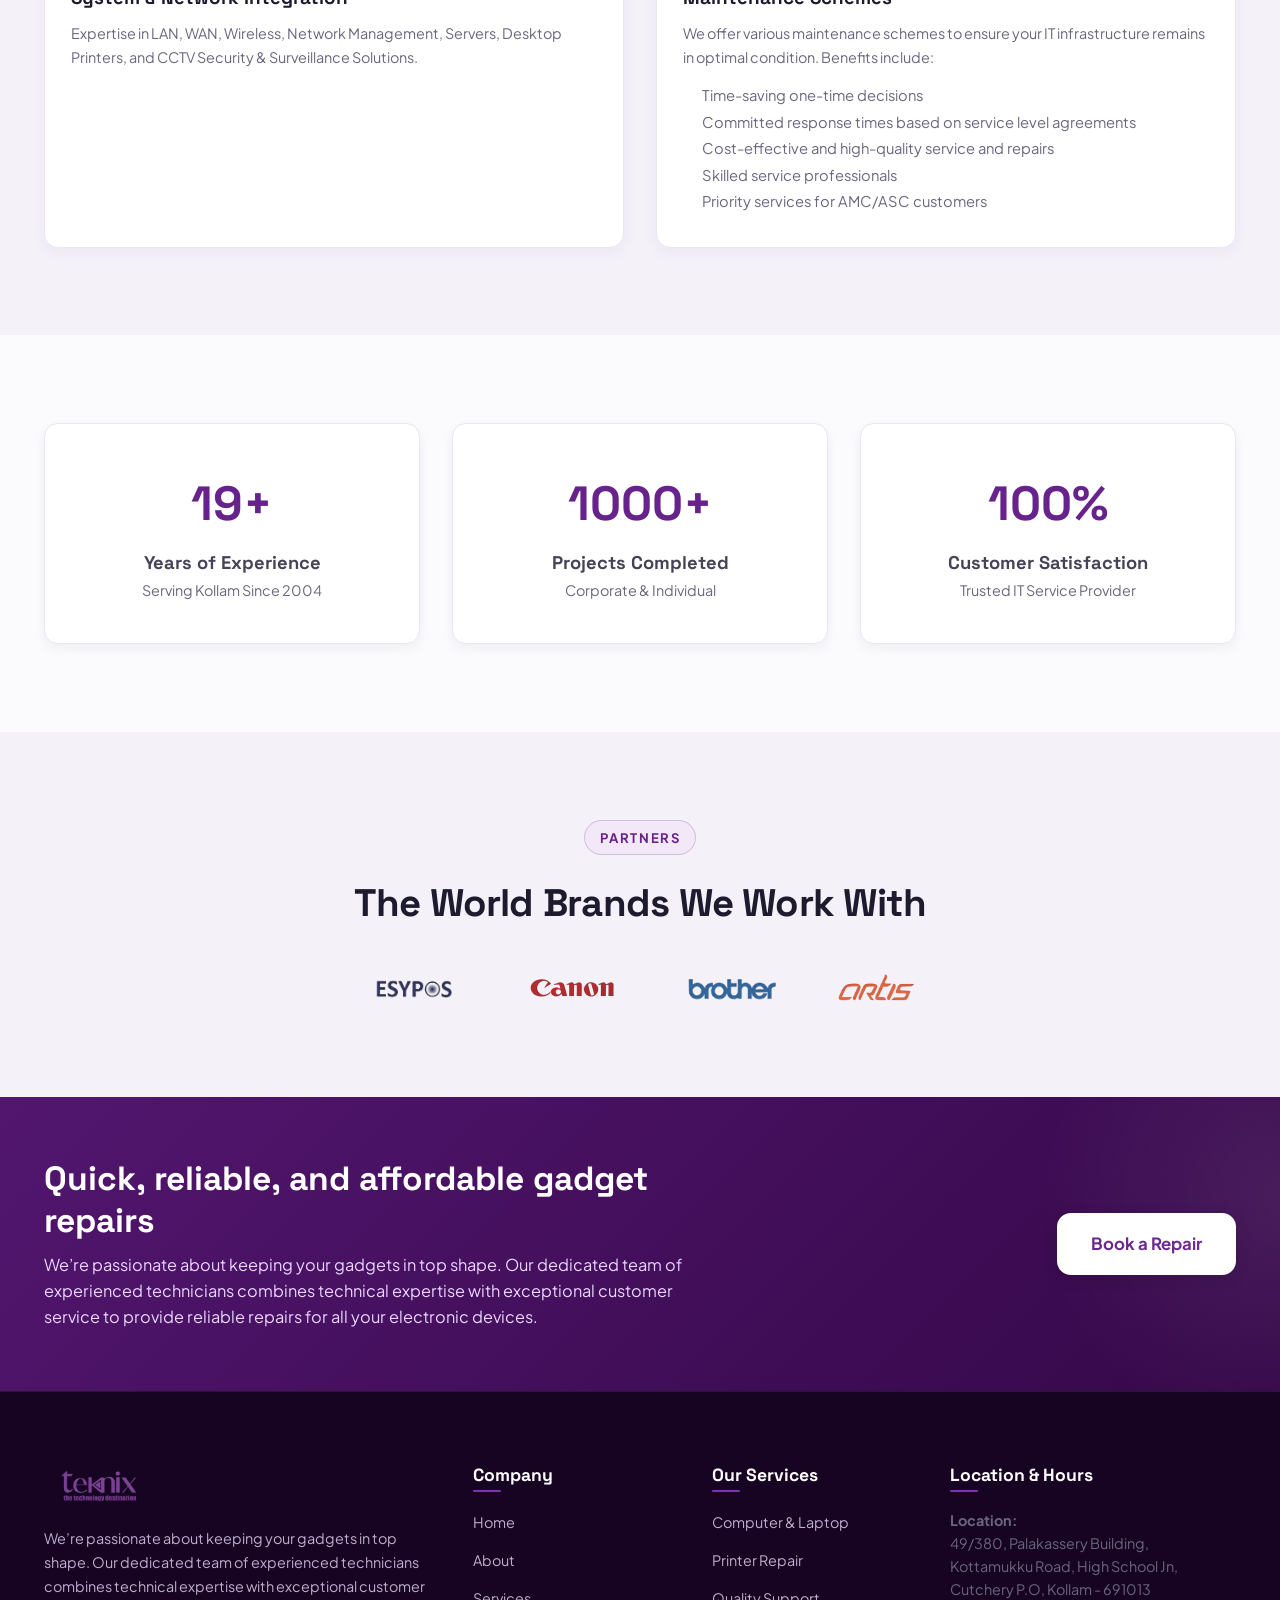
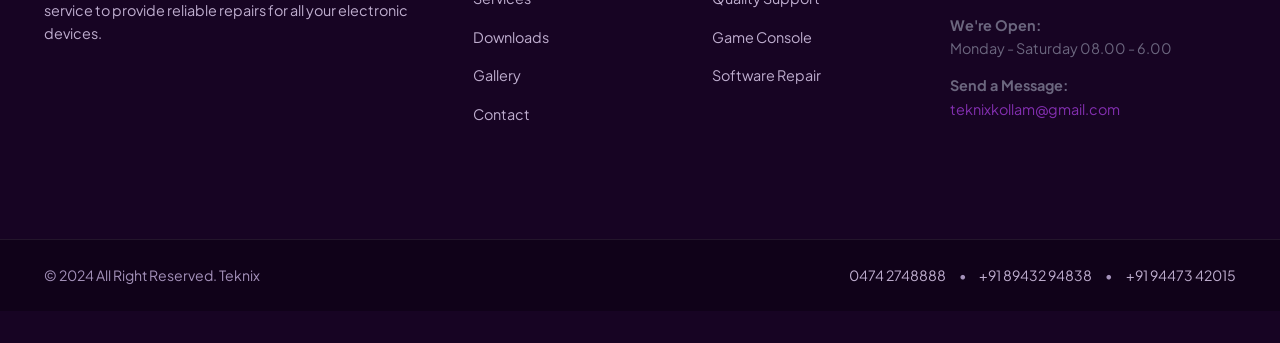
<file: about.html>
<!DOCTYPE html>
<html lang="en">
<head>
  <meta charset="UTF-8">
  <meta name="viewport" content="width=device-width, initial-scale=1.0">
  <title>About Us | Teknix — IT Infrastructure & Service Center Kollam</title>
  <meta name="description" content="Founded in 2004, TEKNIX has established itself as a premier provider of IT infrastructure services in Kollam with over 19 years of experience.">
  <link rel="icon" type="image/png" href="images/teknix-logo.png">
  <link rel="stylesheet" href="css/style.css">
</head>
<body>

  <!-- TOP BAR -->
  <div class="top-bar">
    <div class="container">
      <div class="top-bar-left">
        <div class="top-item top-item-addr">
          <svg width="14" height="14" fill="none" stroke="currentColor" stroke-width="2" viewBox="0 0 24 24">
            <path stroke-linecap="round" stroke-linejoin="round" d="M17.657 16.657L13.414 20.9a1.998 1.998 0 01-2.827 0l-4.244-4.243a8 8 0 1111.314 0z"></path>
            <path stroke-linecap="round" stroke-linejoin="round" d="M15 11a3 3 0 11-6 0 3 3 0 016 0z"></path>
          </svg>
          <a href="https://maps.app.goo.gl/BwHeQLVbWqw4kqsV6" target="_blank" rel="noopener">49/380, Palakassery Building, High School Jn, Kollam</a>
        </div>
        <div class="top-item">
          <svg width="14" height="14" fill="none" stroke="currentColor" stroke-width="2" viewBox="0 0 24 24">
            <path stroke-linecap="round" stroke-linejoin="round" d="M3 5a2 2 0 012-2h3.28a1 1 0 01.948.684l1.498 4.493a1 1 0 01-.502 1.21l-2.257 1.13a11.042 11.042 0 005.516 5.516l1.13-2.257a1 1 0 011.21-.502l4.493 1.498a1 1 0 01.684.949V19a2 2 0 01-2 2h-1C9.716 21 3 14.284 3 6V5z"></path>
          </svg>
          <a href="tel:04742748888">0474 2748888</a><span class="top-item-secondary-phone">&nbsp;/&nbsp;<a href="tel:8943294838">8943294838</a></span>
        </div>
      </div>
      <div class="top-bar-right">
        <div class="top-item top-item-hours">
          <svg width="14" height="14" fill="none" stroke="currentColor" stroke-width="2" viewBox="0 0 24 24">
            <path stroke-linecap="round" stroke-linejoin="round" d="M12 8v4l3 3m6-3a9 9 0 11-18 0 9 9 0 0118 0z"></path>
          </svg>
          <span>Mon - Sat: 9:00 AM - 7:30 PM</span>
        </div>
        <span class="top-badge-status">
          <span class="badge-dot"></span> Center Open Today
        </span>
      </div>
    </div>
  </div>

  <!-- HEADER -->
  <header class="site-header">
    <div class="container">
      <nav class="navbar" aria-label="Main Navigation">
        <a href="index.html" class="brand-logo-wrap">
          <img src="images/teknix-logo.png" alt="Teknix The Technology Destination" class="brand-logo">
        </a>

        <ul class="nav-links" id="navLinks">
          <li><a href="index.html" class="nav-link">Home</a></li>
          <li><a href="about.html" class="nav-link active">About</a></li>
          <li><a href="services.html" class="nav-link">Services</a></li>
          <li><a href="downloads.html" class="nav-link">Downloads</a></li>
          <li><a href="gallery.html" class="nav-link">Gallery</a></li>
          <li><a href="contact.html" class="nav-link">Contact</a></li>
        </ul>

        <div class="nav-actions">
          <button type="button" class="btn btn-primary btn-sm open-booking-modal" data-service-prefill="About Enquiry">
            Book a Service
          </button>
          <button class="menu-toggle" id="menuToggle" aria-label="Toggle Navigation Menu">
            <svg width="22" height="22" fill="none" stroke="currentColor" stroke-width="2" viewBox="0 0 24 24">
              <path stroke-linecap="round" stroke-linejoin="round" d="M4 6h16M4 12h16M4 18h16"></path>
            </svg>
          </button>
        </div>
      </nav>
    </div>
  </header>

  <!-- PAGE HERO -->
  <section class="page-hero">
    <div class="container">
      <h1 class="page-hero-title reveal">About Us</h1>
      <div class="breadcrumb-nav reveal delay-1">
        <a href="index.html">Home</a> &gt; <span>About Us</span>
      </div>
    </div>
  </section>

  <!-- HISTORY OF OUR COMPANY (EXACT TEXT FROM ORIGINAL SITE) -->
  <section class="section-pad">
    <div class="container">
      <div class="two-col-grid" style="display: grid; grid-template-columns: 1fr 1fr; gap: 3.5rem; align-items: center;">
        <div class="reveal-left">
          <span class="section-tag">About Teknix</span>
          <h2 class="section-title" style="margin-bottom: 1.2rem;">History of Our Company</h2>
          <p style="color: var(--text-muted); font-size: 1.05rem; line-height: 1.8; margin-bottom: 1.2rem;">
            Founded in 2004, TEKNIX has established itself as a premier provider of IT infrastructure services in Kollam. With over 19 years of experience, we specialize in supporting medium to small corporate, government, and semi-government organizations with top-notch IT solutions. Our expertise spans computer systems, printers, laptops, and peripherals, ensuring comprehensive support for diverse technology environments.
          </p>
          <div style="background: var(--bg-surface-alt); padding: 1.2rem 1.4rem; border-left: 4px solid var(--brand-purple); border-radius: var(--radius-sm); margin-bottom: 1.2rem;">
            <strong style="color: var(--brand-purple);">Our Mission:</strong>
            <p style="margin-top: 0.3rem; color: var(--text-color); font-size: 0.95rem; line-height: 1.6;">
              &ldquo;To deliver high-quality services at competitive prices, fostering successful relationships with our customers and suppliers.&rdquo;
            </p>
          </div>
          <div style="background: var(--bg-surface-alt); padding: 1.2rem 1.4rem; border-left: 4px solid var(--accent-amber); border-radius: var(--radius-sm);">
            <strong style="color: var(--accent-amber);">Our Approach:</strong>
            <p style="margin-top: 0.3rem; color: var(--text-color); font-size: 0.95rem; line-height: 1.6;">
              &ldquo;At TEKNIX, We believe in continuous improvement and integration. Our strong quality management system enables us to provide exceptional solutions.&rdquo;
            </p>
          </div>
        </div>

        <div class="reveal-right">
          <img src="images/services/serviceimg5.png" alt="Teknix Service Center" style="width: 100%; border-radius: var(--radius-md); box-shadow: var(--shadow-md);">
        </div>
      </div>
    </div>
  </section>

  <!-- OUR SERVICES & OFFERINGS (EXACT FROM ORIGINAL SITE) -->
  <section class="section-pad" style="background: var(--bg-surface-alt);">
    <div class="container">
      <div class="section-header text-center reveal-up">
        <span class="section-tag">Core Offerings</span>
        <h2 class="section-title">Our Services</h2>
        <p class="section-sub-desc" style="max-width: 700px; margin: 0.8rem auto 0;">
          We focus on delivering exceptional service while taking care of your IT products. Our offerings include:
        </p>
      </div>

      <div class="two-col-grid" style="display: grid; grid-template-columns: 1fr 1fr; gap: 2rem; margin-top: 2rem;">
        
        <!-- System & Network Integration -->
        <div class="service-card reveal-up">
          <div class="service-icon-box">
            <svg width="28" height="28" fill="none" stroke="currentColor" stroke-width="2" viewBox="0 0 24 24">
              <path stroke-linecap="round" stroke-linejoin="round" d="M19 11H5m14 0a2 2 0 012 2v6a2 2 0 01-2 2H5a2 2 0 01-2-2v-6a2 2 0 012-2m14 0V9a2 2 0 00-2-2M5 11V9a2 2 0 012-2m0 0V5a2 2 0 012-2h6a2 2 0 012 2v2M7 7h10"></path>
            </svg>
          </div>
          <h3 class="service-title">System &amp; Network Integration</h3>
          <p class="service-desc">
            Expertise in LAN, WAN, Wireless, Network Management, Servers, Desktop Printers, and CCTV Security &amp; Surveillance Solutions.
          </p>
        </div>

        <!-- Maintenance Schemes & Benefits -->
        <div class="service-card reveal-up delay-1">
          <div class="service-icon-box">
            <svg width="28" height="28" fill="none" stroke="currentColor" stroke-width="2" viewBox="0 0 24 24">
              <path stroke-linecap="round" stroke-linejoin="round" d="M9 12l2 2 4-4m5.618-4.016A11.955 11.955 0 0112 2.944a11.955 11.955 0 01-8.618 3.04A12.02 12.02 0 003 9c0 5.591 3.824 10.29 9 11.622 5.176-1.332 9-6.03 9-11.622 0-1.042-.133-2.052-.382-3.016z"></path>
            </svg>
          </div>
          <h3 class="service-title">Maintenance Schemes</h3>
          <p class="service-desc" style="margin-bottom: 0.8rem;">
            We offer various maintenance schemes to ensure your IT infrastructure remains in optimal condition. Benefits include:
          </p>
          <ul style="color: var(--text-muted); font-size: 0.92rem; line-height: 1.8; padding-left: 1.2rem;">
            <li>Time-saving one-time decisions</li>
            <li>Committed response times based on service level agreements</li>
            <li>Cost-effective and high-quality service and repairs</li>
            <li>Skilled service professionals</li>
            <li>Priority services for AMC/ASC customers</li>
          </ul>
        </div>

      </div>
    </div>
  </section>

  <!-- COUNTER STATS (EXACT FROM ORIGINAL SITE) -->
  <section class="section-pad">
    <div class="container">
      <div style="display: grid; grid-template-columns: repeat(auto-fit, minmax(240px, 1fr)); gap: 2rem; text-align: center;">
        
        <div class="stat-card reveal-up" style="background: var(--bg-surface); padding: 2.5rem 1.5rem; border-radius: var(--radius-md); border: 1px solid var(--border-subtle);">
          <div style="font-size: 3rem; font-weight: 800; color: var(--brand-purple); font-family: 'Space Grotesk', sans-serif;">19+</div>
          <h4 style="font-size: 1.15rem; margin-top: 0.5rem; color: var(--text-color);">Years of Experience</h4>
          <p style="color: var(--text-muted); font-size: 0.9rem; margin-top: 0.3rem;">Serving Kollam Since 2004</p>
        </div>

        <div class="stat-card reveal-up delay-1" style="background: var(--bg-surface); padding: 2.5rem 1.5rem; border-radius: var(--radius-md); border: 1px solid var(--border-subtle);">
          <div style="font-size: 3rem; font-weight: 800; color: var(--brand-purple); font-family: 'Space Grotesk', sans-serif;">1000+</div>
          <h4 style="font-size: 1.15rem; margin-top: 0.5rem; color: var(--text-color);">Projects Completed</h4>
          <p style="color: var(--text-muted); font-size: 0.9rem; margin-top: 0.3rem;">Corporate &amp; Individual</p>
        </div>

        <div class="stat-card reveal-up delay-2" style="background: var(--bg-surface); padding: 2.5rem 1.5rem; border-radius: var(--radius-md); border: 1px solid var(--border-subtle);">
          <div style="font-size: 3rem; font-weight: 800; color: var(--brand-purple); font-family: 'Space Grotesk', sans-serif;">100%</div>
          <h4 style="font-size: 1.15rem; margin-top: 0.5rem; color: var(--text-color);">Customer Satisfaction</h4>
          <p style="color: var(--text-muted); font-size: 0.9rem; margin-top: 0.3rem;">Trusted IT Service Provider</p>
        </div>

      </div>
    </div>
  </section>

  <!-- WORLD BRANDS WE WORK WITH (EXACT FROM ORIGINAL SITE) -->
  <section class="section-pad" style="background: var(--bg-surface-alt);">
    <div class="container text-center">
      <span class="section-tag">Partners</span>
      <h2 class="section-title">The World Brands We Work With</h2>
      <div class="brands-marquee" style="display: flex; justify-content: center; align-items: center; gap: 3.5rem; flex-wrap: wrap; margin-top: 2.5rem;">
        <img src="images/slider/esypos.png" alt="ESYPOS" style="height: 42px; object-fit: contain;">
        <img src="images/slider/canon.png" alt="Canon" style="height: 36px; object-fit: contain;">
        <img src="images/slider/brother.png" alt="Brother" style="height: 38px; object-fit: contain;">
        <img src="images/slider/artis.png" alt="Artis" style="height: 34px; object-fit: contain;">
      </div>
    </div>
  </section>

  <!-- QUICK CTA BANNER -->
  <section class="cta-banner">
    <div class="container cta-banner-inner">
      <div class="cta-banner-text">
        <h2 class="cta-banner-title">Quick, reliable, and affordable gadget repairs</h2>
        <p class="cta-banner-desc">We’re passionate about keeping your gadgets in top shape. Our dedicated team of experienced technicians combines technical expertise with exceptional customer service to provide reliable repairs for all your electronic devices.</p>
      </div>
      <div class="cta-banner-actions">
        <a href="contact.html" class="btn btn-light btn-lg">Book a Repair</a>
      </div>
    </div>
  </section>

  <!-- FOOTER -->
  <footer class="site-footer">
    <div class="container footer-grid">
      <div class="footer-col">
        <img src="images/teknix-logo.png" alt="Teknix Logo" class="footer-logo">
        <p class="footer-desc">
          We’re passionate about keeping your gadgets in top shape. Our dedicated team of experienced technicians combines technical expertise with exceptional customer service to provide reliable repairs for all your electronic devices.
        </p>
      </div>

      <div class="footer-col">
        <h4 class="footer-title">Company</h4>
        <ul class="footer-links">
          <li><a href="index.html">Home</a></li>
          <li><a href="about.html">About</a></li>
          <li><a href="services.html">Services</a></li>
          <li><a href="downloads.html">Downloads</a></li>
          <li><a href="gallery.html">Gallery</a></li>
          <li><a href="contact.html">Contact</a></li>
        </ul>
      </div>

      <div class="footer-col">
        <h4 class="footer-title">Our Services</h4>
        <ul class="footer-links">
          <li><a href="services.html">Computer &amp; Laptop</a></li>
          <li><a href="services.html">Printer Repair</a></li>
          <li><a href="services.html">Quality Support</a></li>
          <li><a href="services.html">Game Console</a></li>
          <li><a href="services.html">Software Repair</a></li>
        </ul>
      </div>

      <div class="footer-col">
        <h4 class="footer-title">Location &amp; Hours</h4>
        <p style="color: var(--text-muted); font-size: 0.9rem; line-height: 1.6; margin-bottom: 0.8rem;">
          <strong>Location:</strong><br>
          49/380, Palakassery Building,<br>
          Kottamukku Road, High School Jn,<br>
          Cutchery P.O, Kollam - 691013
        </p>
        <p style="color: var(--text-muted); font-size: 0.9rem; margin-bottom: 0.8rem;">
          <strong>We're Open:</strong><br>
          Monday - Saturday 08.00 - 6.00
        </p>
        <p style="color: var(--text-muted); font-size: 0.9rem;">
          <strong>Send a Message:</strong><br>
          <a href="mailto:teknixkollam@gmail.com" style="color: var(--brand-purple-light);">teknixkollam@gmail.com</a>
        </p>
      </div>
    </div>

    <div class="footer-bottom">
      <div class="container footer-bottom-inner">
        <p>&copy; 2024 All Right Reserved. Teknix</p>
        <div class="footer-bottom-phones">
          <a href="tel:04742748888">0474 2748888</a> &bull;
          <a href="tel:8943294838">+91 89432 94838</a> &bull;
          <a href="tel:9447342015">+91 94473 42015</a>
        </div>
      </div>
    </div>
  </footer>

  <!-- FLOATING WHATSAPP BUTTON -->
  <a href="https://wa.me/918943294838?text=Hello%20Teknix%20Kollam,%20I%20would%20like%20to%20enquire%20about%20your%20services." 
     class="floating-whatsapp" 
     target="_blank" 
     rel="noopener" 
     aria-label="Chat on WhatsApp">
    <svg width="28" height="28" viewBox="0 0 24 24" fill="currentColor">
      <path d="M12.031 6.172c-3.181 0-5.767 2.586-5.768 5.766-.001 1.298.38 2.27 1.019 3.287l-.711 2.592 2.654-.697c.969.57 2.015.867 3.206.867 3.179 0 5.765-2.586 5.765-5.766 0-3.18-2.586-5.766-5.765-5.766zm9.969 5.766c0 5.514-4.486 10-10 10-1.823 0-3.53-.49-5.005-1.341l-4.995 1.403 1.353-4.937c-.902-1.503-1.422-3.26-1.422-5.125 0-5.514 4.486-10 10-10s10 4.486 10 10z"/>
    </svg>
  </a>

  <!-- MODAL FOR BOOKING -->
  <div class="modal-overlay" id="bookingModal">
    <div class="modal-card">
      <div class="modal-header">
        <h3 class="modal-title">Book a Service</h3>
        <button class="modal-close" id="closeModal">&times;</button>
      </div>
      <form id="modalBookingForm" class="quick-form">
        <div class="form-group">
          <label class="form-label" for="mbName">Full Name</label>
          <input type="text" id="mbName" class="form-control" placeholder="Your Name" required>
        </div>
        <div class="form-group">
          <label class="form-label" for="mbPhone">Phone / WhatsApp Number</label>
          <input type="tel" id="mbPhone" class="form-control" placeholder="e.g. 9447342015" required pattern="[0-9]{10}">
        </div>
        <div class="form-group">
          <label class="form-label" for="mbService">Service Needed</label>
          <select id="mbService" class="form-control">
            <option value="Computer,Laptop Sale and Service">Computer, Laptop Sale and Service</option>
            <option value="All types of printer sales and service">All types of printer sales and service</option>
            <option value="Structured cabling and networking">Structured cabling and networking</option>
            <option value="AMC,ASC">AMC, ASC</option>
            <option value="Billing Softwares">Billing Softwares</option>
          </select>
        </div>
        <div class="form-group">
          <label class="form-label" for="mbDetails">Problem Description / Notes</label>
          <textarea id="mbDetails" class="form-control" rows="3" placeholder="Describe your inquiry..."></textarea>
        </div>
        <button type="submit" class="btn btn-primary" style="width: 100%; justify-content: center;">
          Submit Service Request
        </button>
      </form>
    </div>
  </div>

  <script src="js/app.js"></script>
</body>
</html>
</file>
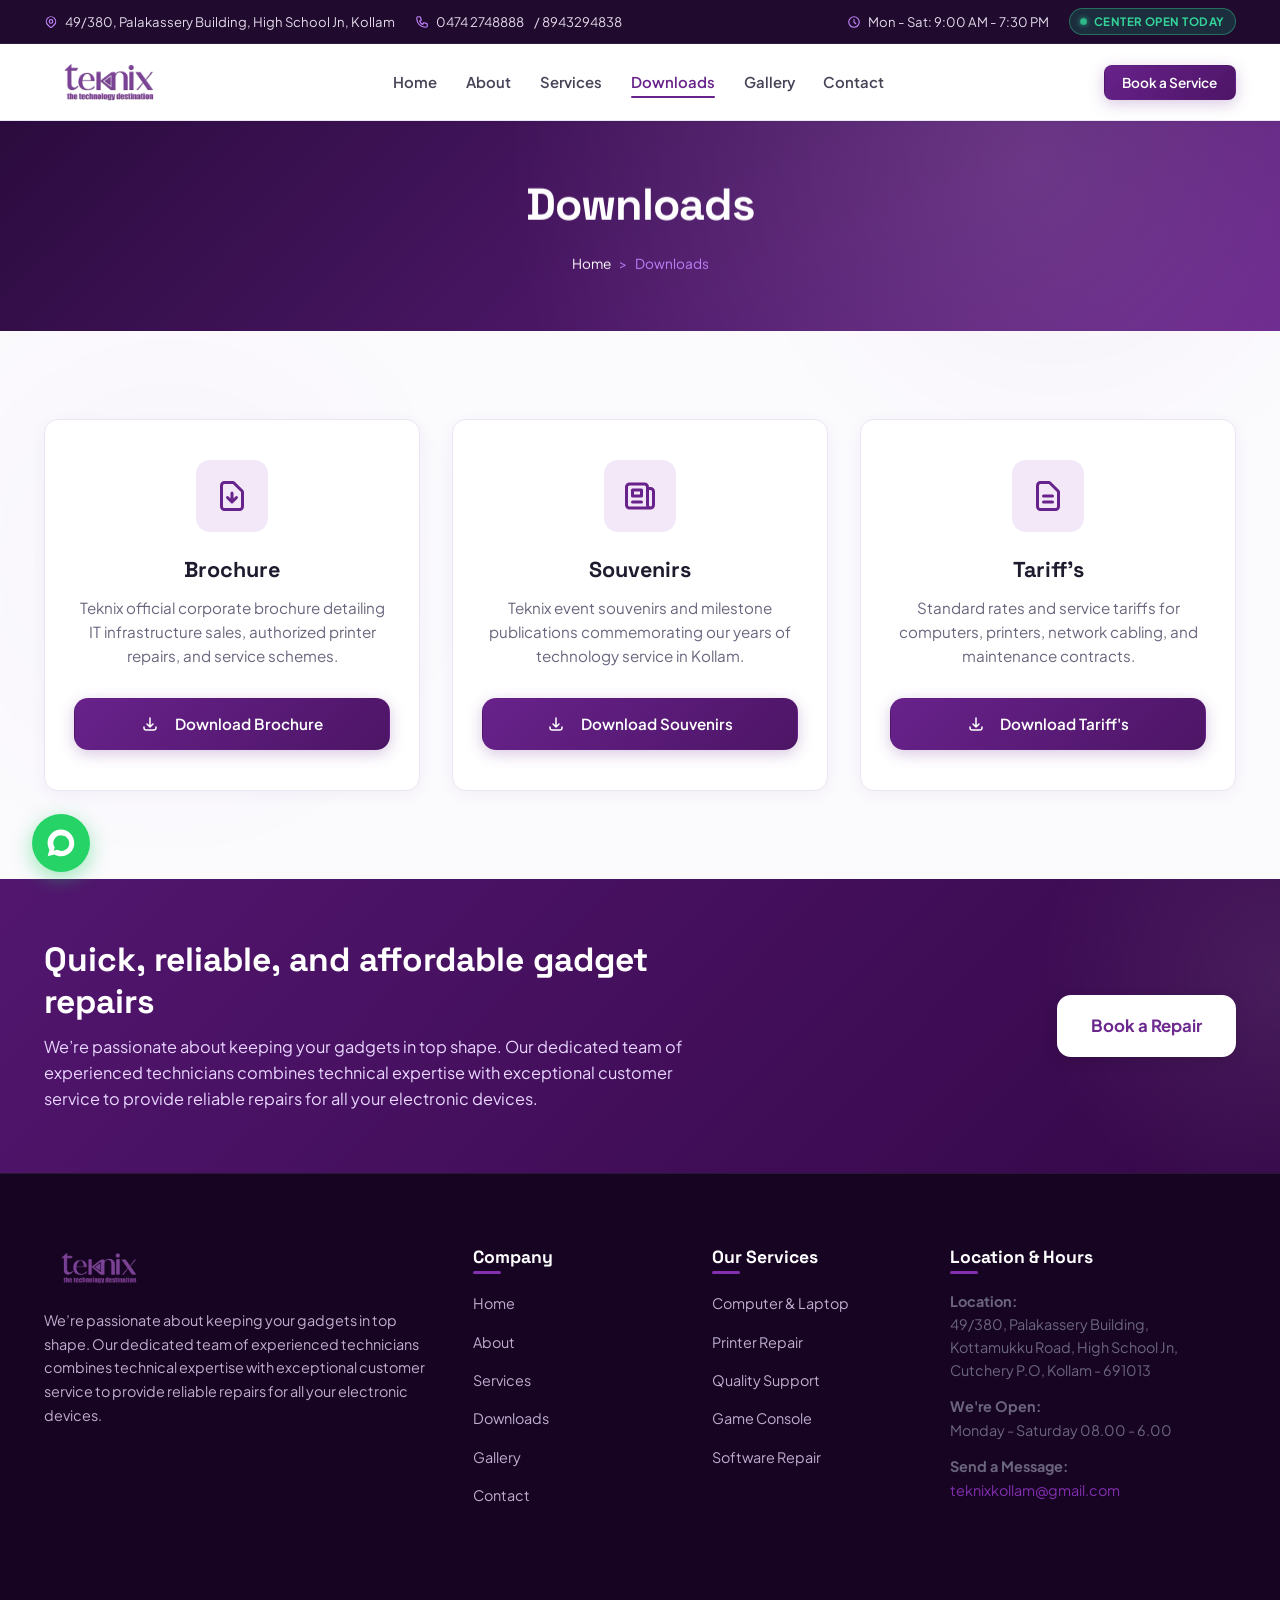
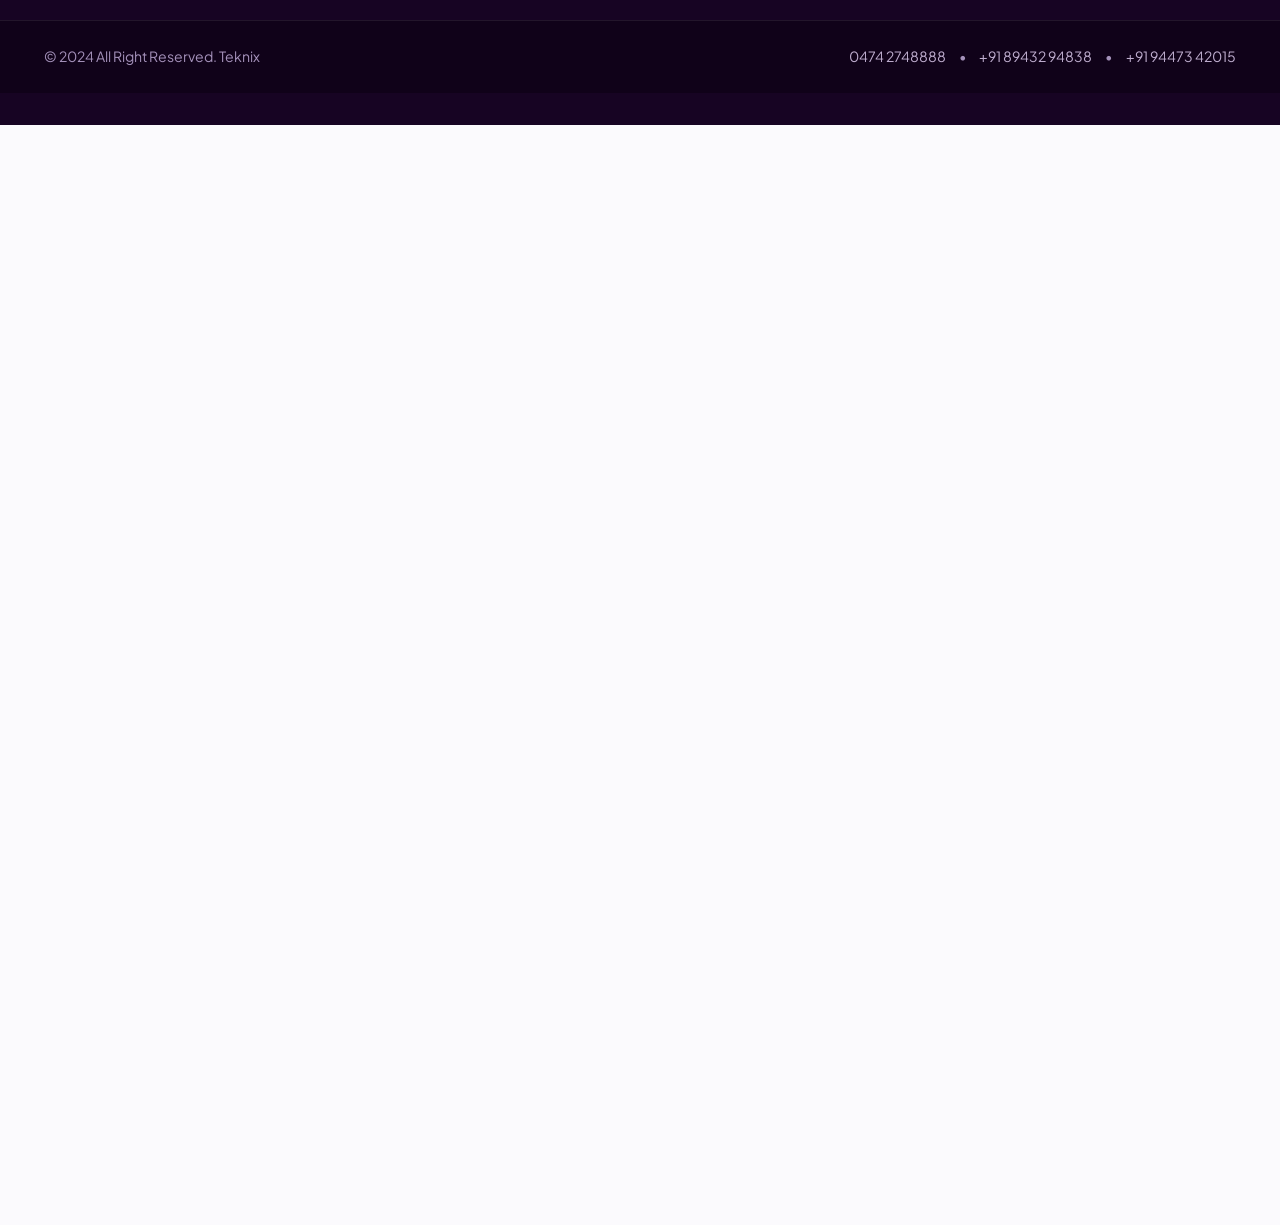
<file: amc.html>
<!DOCTYPE html>
<html lang="en">
<head>
  <meta charset="UTF-8">
  <meta http-equiv="refresh" content="0; url=downloads.html">
  <title>Redirecting to Downloads...</title>
</head>
<body>
  <p>Redirecting to <a href="downloads.html">Downloads</a>...</p>
</body>
</html>
</file>
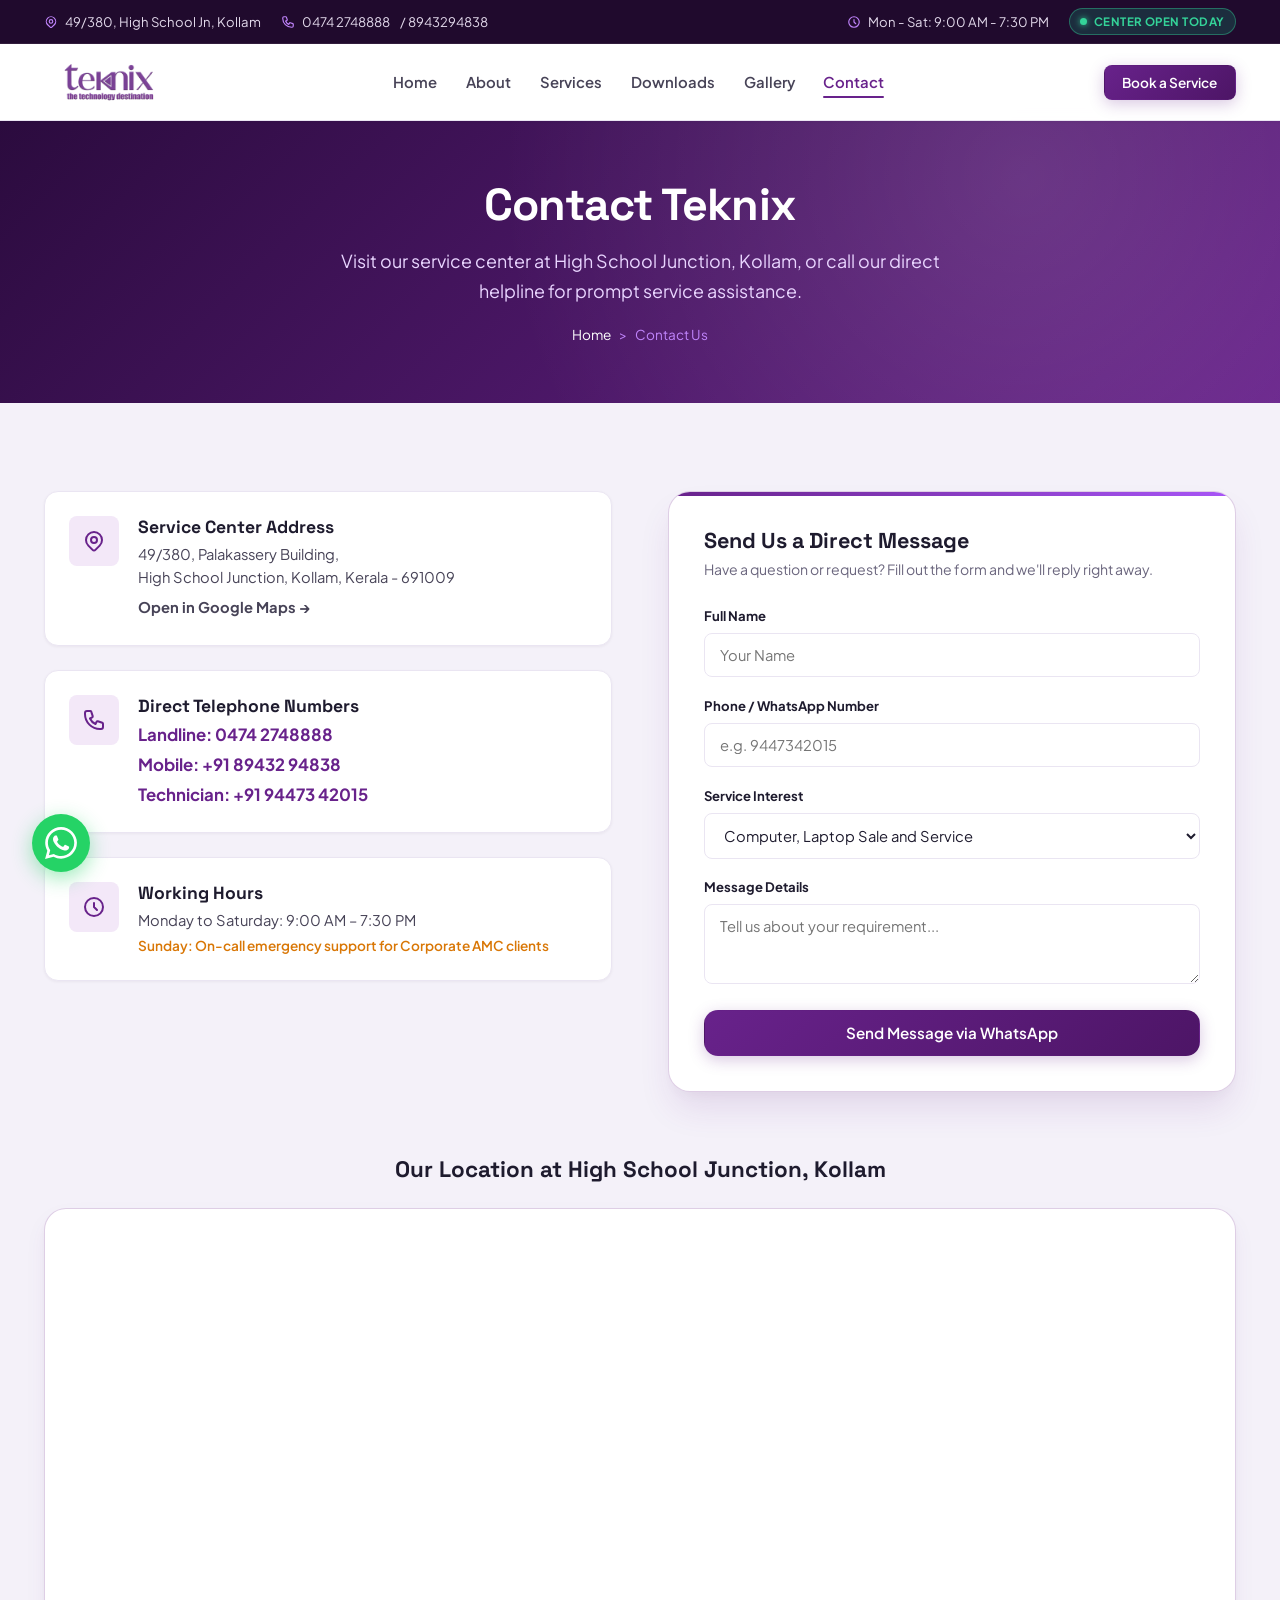
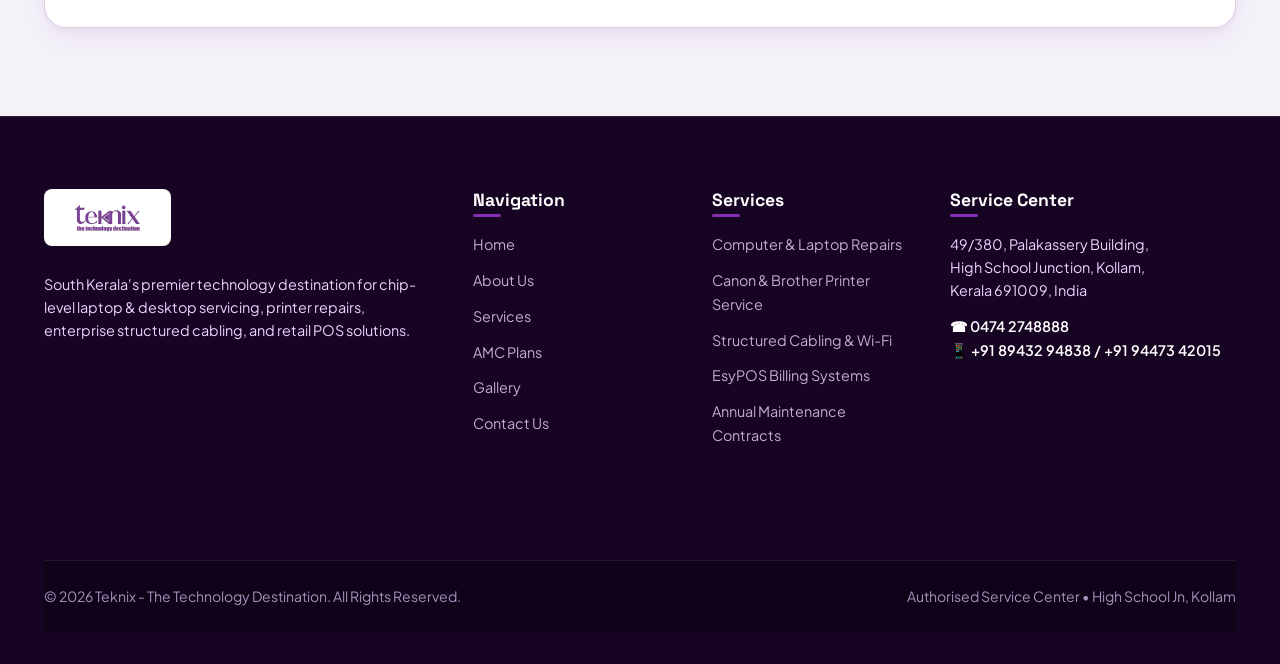
<file: contact.html>
<!DOCTYPE html>
<html lang="en">
<head>
  <meta charset="UTF-8">
  <meta name="viewport" content="width=device-width, initial-scale=1.0">
  <title>Contact Us | Teknix - The Technology Destination | Kollam</title>
  <meta name="description" content="Get in touch with Teknix IT & POS Solutions in High School Junction, Kollam. Phone: 0474 2748888, 8943294838. Directions, map, and service request form.">
  <link rel="icon" type="image/png" href="images/lgotek.png">
  <link rel="stylesheet" href="css/style.css">
</head>
<body>

  <!-- TOP BAR -->
  <!-- TOP ANNOUNCEMENT BAR (CLEAN, TIDY & RESPONSIVE) -->
  <div class="top-bar">
    <div class="container">
      <div class="top-bar-left">
        <div class="top-item top-item-addr">
          <svg width="14" height="14" fill="none" stroke="currentColor" stroke-width="2" viewBox="0 0 24 24">
            <path stroke-linecap="round" stroke-linejoin="round" d="M17.657 16.657L13.414 20.9a1.998 1.998 0 01-2.827 0l-4.244-4.243a8 8 0 1111.314 0z"></path>
            <path stroke-linecap="round" stroke-linejoin="round" d="M15 11a3 3 0 11-6 0 3 3 0 016 0z"></path>
          </svg>
          <a href="https://maps.app.goo.gl/BwHeQLVbWqw4kqsV6" target="_blank" rel="noopener">49/380, High School Jn, Kollam</a>
        </div>
        <div class="top-item">
          <svg width="14" height="14" fill="none" stroke="currentColor" stroke-width="2" viewBox="0 0 24 24">
            <path stroke-linecap="round" stroke-linejoin="round" d="M3 5a2 2 0 012-2h3.28a1 1 0 01.948.684l1.498 4.493a1 1 0 01-.502 1.21l-2.257 1.13a11.042 11.042 0 005.516 5.516l1.13-2.257a1 1 0 011.21-.502l4.493 1.498a1 1 0 01.684.949V19a2 2 0 01-2 2h-1C9.716 21 3 14.284 3 6V5z"></path>
          </svg>
          <a href="tel:04742748888">0474 2748888</a><span class="top-item-secondary-phone">&nbsp;/&nbsp;<a href="tel:8943294838">8943294838</a></span>
        </div>
      </div>
      <div class="top-bar-right">
        <div class="top-item top-item-hours">
          <svg width="14" height="14" fill="none" stroke="currentColor" stroke-width="2" viewBox="0 0 24 24">
            <path stroke-linecap="round" stroke-linejoin="round" d="M12 8v4l3 3m6-3a9 9 0 11-18 0 9 9 0 0118 0z"></path>
          </svg>
          <span>Mon - Sat: 9:00 AM - 7:30 PM</span>
        </div>
        <span class="top-badge-status">
          <span class="badge-dot"></span> Center Open Today
        </span>
      </div>
    </div>
  </div>

  <!-- HEADER -->
  <header class="site-header">
    <div class="container">
      <nav class="navbar" aria-label="Main Navigation">
        <a href="index.html" class="brand-logo-wrap">
          <img src="images/teknix-logo.png" alt="Teknix The Technology Destination" class="brand-logo">
        </a>

        <ul class="nav-links" id="navLinks">
          <li><a href="index.html" class="nav-link">Home</a></li>
          <li><a href="about.html" class="nav-link">About</a></li>
          <li><a href="services.html" class="nav-link">Services</a></li>
          <li><a href="downloads.html" class="nav-link">Downloads</a></li>
          <li><a href="gallery.html" class="nav-link">Gallery</a></li>
          <li><a href="contact.html" class="nav-link active">Contact</a></li>
        </ul>

        <div class="nav-actions">
          <button type="button" class="btn btn-primary btn-sm open-booking-modal" data-service-prefill="Contact Us Enquiry">
            Book a Service
          </button>
          <button class="menu-toggle" id="menuToggle" aria-label="Toggle Navigation Menu">
            <svg width="22" height="22" fill="none" stroke="currentColor" stroke-width="2" viewBox="0 0 24 24">
              <path stroke-linecap="round" stroke-linejoin="round" d="M4 6h16M4 12h16M4 18h16"></path>
            </svg>
          </button>
        </div>
      </nav>
    </div>
  </header>

  <!-- PAGE HERO -->
  <section class="page-hero">
    <div class="container">
      <h1 class="page-hero-title reveal">Contact Teknix</h1>
      <p class="page-hero-desc reveal delay-1">Visit our service center at High School Junction, Kollam, or call our direct helpline for prompt service assistance.</p>
      <div class="breadcrumb-nav reveal delay-2">
        <a href="index.html">Home</a> &gt; <span>Contact Us</span>
      </div>
    </div>
  </section>

  <!-- CONTACT SECTION -->
  <section class="section-pad" style="background: var(--bg-surface-alt);">
    <div class="container">
      <div class="contact-grid">
        <div class="contact-info reveal-left">
          <div class="contact-item-card">
            <div class="contact-icon">
              <svg width="24" height="24" fill="none" stroke="currentColor" stroke-width="2" viewBox="0 0 24 24">
                <path stroke-linecap="round" stroke-linejoin="round" d="M17.657 16.657L13.414 20.9a1.998 1.998 0 01-2.827 0l-4.244-4.243a8 8 0 1111.314 0z"></path>
                <path stroke-linecap="round" stroke-linejoin="round" d="M15 11a3 3 0 11-6 0 3 3 0 016 0z"></path>
              </svg>
            </div>
            <div class="contact-detail">
              <h4>Service Center Address</h4>
              <p>49/380, Palakassery Building,<br>High School Junction, Kollam, Kerala - 691009</p>
              <a href="https://maps.app.goo.gl/BwHeQLVbWqw4kqsV6" target="_blank" rel="noopener" style="font-weight: 700; display: inline-flex; align-items: center; gap: 0.3rem; margin-top: 0.5rem;">
                Open in Google Maps &rarr;
              </a>
            </div>
          </div>

          <div class="contact-item-card">
            <div class="contact-icon">
              <svg width="24" height="24" fill="none" stroke="currentColor" stroke-width="2" viewBox="0 0 24 24">
                <path stroke-linecap="round" stroke-linejoin="round" d="M3 5a2 2 0 012-2h3.28a1 1 0 01.948.684l1.498 4.493a1 1 0 01-.502 1.21l-2.257 1.13a11.042 11.042 0 005.516 5.516l1.13-2.257a1 1 0 011.21-.502l4.493 1.498a1 1 0 01.684.949V19a2 2 0 01-2 2h-1C9.716 21 3 14.284 3 6V5z"></path>
              </svg>
            </div>
            <div class="contact-detail">
              <h4>Direct Telephone Numbers</h4>
              <div class="hotline-nums">
                <a href="tel:04742748888">Landline: 0474 2748888</a>
                <a href="tel:8943294838">Mobile: +91 89432 94838</a>
                <a href="tel:9447342015">Technician: +91 94473 42015</a>
              </div>
            </div>
          </div>

          <div class="contact-item-card">
            <div class="contact-icon">
              <svg width="24" height="24" fill="none" stroke="currentColor" stroke-width="2" viewBox="0 0 24 24">
                <path stroke-linecap="round" stroke-linejoin="round" d="M12 8v4l3 3m6-3a9 9 0 11-18 0 9 9 0 0118 0z"></path>
              </svg>
            </div>
            <div class="contact-detail">
              <h4>Working Hours</h4>
              <p>Monday to Saturday: 9:00 AM – 7:30 PM</p>
              <p style="color: var(--accent-amber); font-size: 0.85rem; font-weight: 600; margin-top: 0.2rem;">Sunday: On-call emergency support for Corporate AMC clients</p>
            </div>
          </div>
        </div>

        <!-- CONTACT FORM -->
        <div class="hero-card reveal-right">
          <div class="hero-card-header">
            <h2 class="hero-card-title">Send Us a Direct Message</h2>
            <p class="hero-card-desc">Have a question or request? Fill out the form and we'll reply right away.</p>
          </div>

          <form id="contactForm" class="quick-form">
            <div class="form-group">
              <label for="contactName" class="form-label">Full Name</label>
              <input type="text" id="contactName" class="form-control" placeholder="Your Name" required>
            </div>

            <div class="form-group">
              <label for="contactPhone" class="form-label">Phone / WhatsApp Number</label>
              <input type="tel" id="contactPhone" class="form-control" placeholder="e.g. 9447342015" required pattern="[0-9]{10}">
            </div>

            <div class="form-group">
              <label for="contactSubject" class="form-label">Service Interest</label>
              <select id="contactSubject" class="form-control">
                <option value="Computer,Laptop Sale and Service">Computer, Laptop Sale and Service</option>
                <option value="All types of printer sales and service">All types of printer sales and service</option>
                <option value="Structured cabling and networking">Structured cabling and networking</option>
                <option value="AMC,ASC">AMC, ASC</option>
                <option value="Billing Softwares">Billing Softwares</option>
              </select>
            </div>

            <div class="form-group">
              <label for="contactMessage" class="form-label">Message Details</label>
              <textarea id="contactMessage" class="form-control" rows="3" placeholder="Tell us about your requirement..." required></textarea>
            </div>

            <button type="submit" class="btn btn-primary" style="width: 100%; margin-top: 0.5rem;">
              Send Message via WhatsApp
            </button>
          </form>
        </div>
      </div>

      <!-- GOOGLE MAPS -->
      <div style="margin-top: 4rem;" class="reveal">
        <h3 style="font-size: 1.4rem; margin-bottom: 1.5rem; text-align: center;">Our Location at High School Junction, Kollam</h3>
        <div class="map-wrapper">
          <iframe 
            class="map-embed" 
            src="https://www.google.com/maps/embed?pb=!1m18!1m12!1m3!1d3941.9791483015486!2d76.5925!3d8.8932!2m3!1f0!2f0!3f0!3m2!1i1024!2i768!4f13.1!3m3!1m2!1s0x3b05fd1532f55555%3A0x1234567890abcdef!2sHigh%20School%20Junction%2C%20Kollam!5e0!3m2!1sen!2sin!4v1700000000000!5m2!1sen!2sin" 
            allowfullscreen="" 
            loading="lazy" 
            referrerpolicy="no-referrer-when-downgrade" 
            title="Teknix Location Map">
          </iframe>
        </div>
      </div>
    </div>
  </section>

  <!-- FOOTER -->
  <footer class="site-footer">
    <div class="container">
      <div class="footer-grid">
        <div class="footer-col">
          <div class="brand-logo-wrap" style="margin-bottom: 1.2rem; background: #ffffff; padding: 0.6rem 1rem; border-radius: var(--radius-sm); display: inline-block;">
            <img src="images/teknix-logo.png" alt="Teknix" style="height: 38px;">
          </div>
          <p style="font-size: 0.9rem; line-height: 1.6; margin-bottom: 1.4rem;">
            South Kerala's premier technology destination for chip-level laptop & desktop servicing, printer repairs, enterprise structured cabling, and retail POS solutions.
          </p>
        </div>

        <div class="footer-col">
          <h4>Navigation</h4>
          <div class="footer-links-list">
            <a href="index.html">Home</a>
            <a href="about.html">About Us</a>
            <a href="services.html">Services</a>
            <a href="amc.html">AMC Plans</a>
            <a href="gallery.html">Gallery</a>
            <a href="contact.html">Contact Us</a>
          </div>
        </div>

        <div class="footer-col">
          <h4>Services</h4>
          <div class="footer-links-list">
            <a href="services.html">Computer & Laptop Repairs</a>
            <a href="services.html">Canon & Brother Printer Service</a>
            <a href="services.html">Structured Cabling & Wi-Fi</a>
            <a href="services.html">EsyPOS Billing Systems</a>
            <a href="amc.html">Annual Maintenance Contracts</a>
          </div>
        </div>

        <div class="footer-col">
          <h4>Service Center</h4>
          <p style="font-size: 0.9rem; line-height: 1.6; margin-bottom: 0.8rem;">
            49/380, Palakassery Building,<br>
            High School Junction, Kollam,<br>
            Kerala 691009, India
          </p>
          <p style="font-size: 0.9rem; color: #ffffff; font-weight: 600;">
            ☎ 0474 2748888<br>
            📱 +91 89432 94838 / +91 94473 42015
          </p>
        </div>
      </div>

      <div class="footer-bottom">
        <div>&copy; 2026 Teknix - The Technology Destination. All Rights Reserved.</div>
        <div>Authorised Service Center • High School Jn, Kollam</div>
      </div>
    </div>
  </footer>

  <!-- BOOKING MODAL -->
  <div class="modal-overlay" id="bookingModal" role="dialog" aria-modal="true" aria-labelledby="modalTitle">
    <div class="modal-card">
      <div class="modal-header">
        <h3 id="modalTitle">Book a Service or Pickup</h3>
        <button class="modal-close-btn" id="closeModalBtn" aria-label="Close dialog">&times;</button>
      </div>
      <div class="modal-body">
        <form id="modalBookingForm" class="quick-form">
          <div class="form-group">
            <label for="modalServiceInput" class="form-label">Service Required</label>
            <input type="text" id="modalServiceInput" class="form-control" value="General Query" required>
          </div>
          <div class="form-group">
            <label for="modalNameInput" class="form-label">Your Full Name</label>
            <input type="text" id="modalNameInput" class="form-control" placeholder="e.g. Arun Nair" required>
          </div>
          <div class="form-group">
            <label for="modalPhoneInput" class="form-label">Contact / WhatsApp Number</label>
            <input type="tel" id="modalPhoneInput" class="form-control" placeholder="e.g. 9447342015" required pattern="[0-9]{10}">
          </div>
          <div class="form-group">
            <label for="modalNotesInput" class="form-label">Problem Description or Address (for Pickup)</label>
            <textarea id="modalNotesInput" class="form-control" rows="3" placeholder="Tell us about the issue or specify doorstep pickup address in Kollam"></textarea>
          </div>
          <button type="submit" class="btn btn-primary" style="margin-top: 0.5rem; width: 100%;">
            Confirm & Send via WhatsApp
          </button>
        </form>
      </div>
    </div>
  </div>

  <a href="https://wa.me/918943294838" class="floating-whatsapp" target="_blank" rel="noopener">
    <svg fill="currentColor" viewBox="0 0 24 24">
      <path d="M.057 24l1.687-6.163c-1.041-1.804-1.588-3.849-1.587-5.946.003-6.556 5.338-11.891 11.893-11.891 3.181.001 6.167 1.24 8.413 3.488 2.245 2.248 3.481 5.236 3.48 8.414-.003 6.557-5.338 11.892-11.893 11.892-1.99-.001-3.951-.5-5.688-1.448l-6.305 1.654zm6.597-3.807c1.676.995 3.276 1.591 5.392 1.592 5.448 0 9.886-4.434 9.889-9.885.002-5.462-4.415-9.89-9.881-9.892-5.452 0-9.887 4.434-9.889 9.884-.001 2.225.651 3.891 1.746 5.634l-.999 3.648 3.742-.981zm11.387-5.464c-.074-.124-.272-.198-.57-.347-.297-.149-1.758-.868-2.031-.967-.272-.099-.47-.149-.669.149-.198.297-.768.967-.941 1.165-.173.198-.347.223-.644.074-.297-.149-1.255-.462-2.39-1.475-.883-.788-1.48-1.761-1.653-2.059-.173-.297-.018-.458.13-.606.134-.133.297-.347.446-.521.151-.172.2-.296.3-.495.099-.198.05-.372-.025-.521-.075-.148-.669-1.611-.916-2.206-.242-.579-.487-.501-.669-.51l-.57-.01c-.198 0-.52.074-.792.372s-1.04 1.016-1.04 2.479 1.065 2.876 1.213 3.074c.149.198 2.095 3.2 5.076 4.487.709.306 1.263.489 1.694.626.712.226 1.36.194 1.872.118.571-.085 1.758-.719 2.006-1.413.248-.695.248-1.29.173-1.414z"/>
    </svg>
  </a>

  <script src="js/app.js"></script>
  <script>
    // Direct contact form submit handler
    const contactForm = document.getElementById('contactForm');
    if (contactForm) {
      contactForm.addEventListener('submit', (e) => {
        e.preventDefault();
        const name = document.getElementById('contactName').value;
        const phone = document.getElementById('contactPhone').value;
        const subject = document.getElementById('contactSubject').value;
        const message = document.getElementById('contactMessage').value;

        showToast(`Thank you ${name}! Opening WhatsApp to connect with our desk...`);
        const text = encodeURIComponent(`Hi Teknix Kollam, enquiry from website:\nName: ${name}\nPhone: ${phone}\nTopic: ${subject}\nMessage: ${message}`);
        setTimeout(() => {
          window.open(`https://wa.me/918943294838?text=${text}`, '_blank');
        }, 800);
      });
    }
  </script>
</body>
</html>
</file>
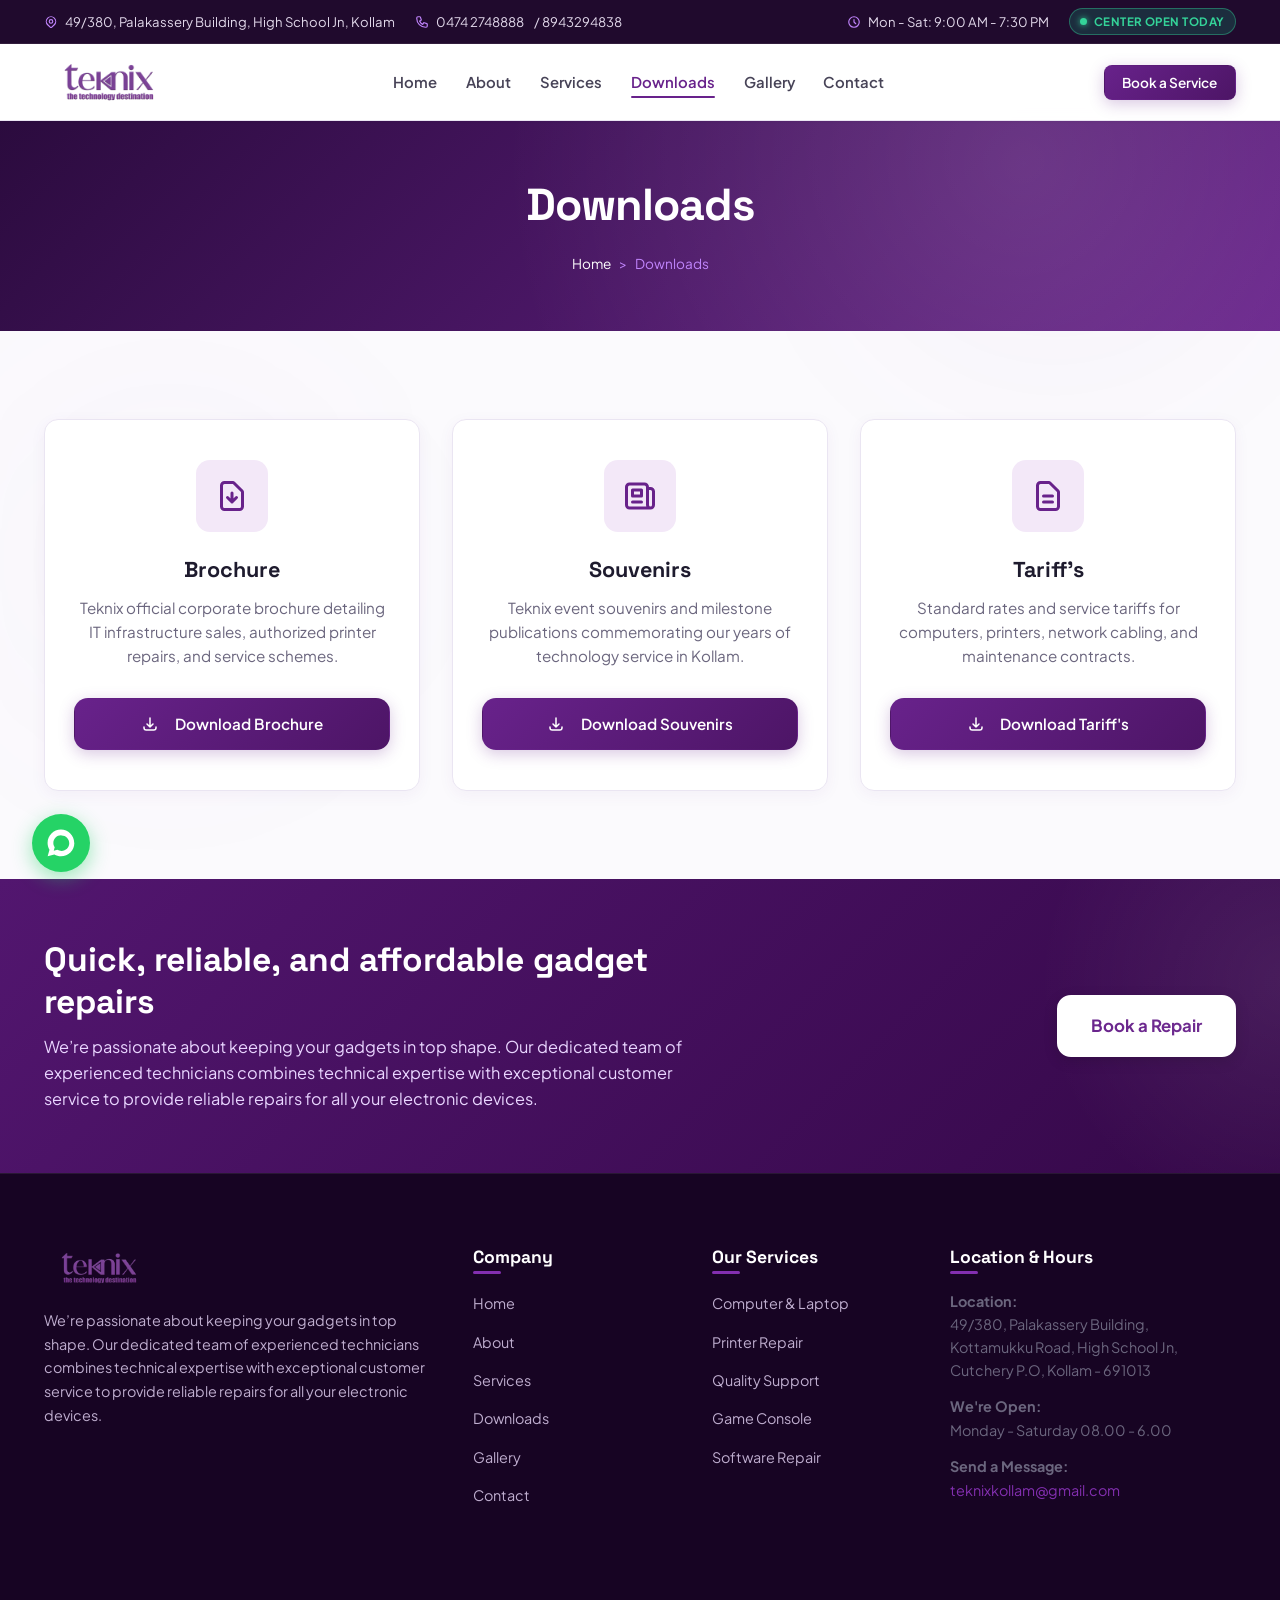
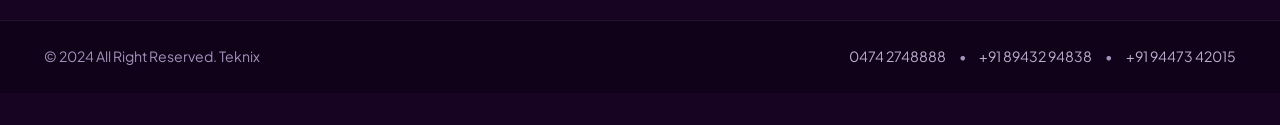
<file: downloads.html>
<!DOCTYPE html>
<html lang="en">
<head>
  <meta charset="UTF-8">
  <meta name="viewport" content="width=device-width, initial-scale=1.0">
  <title>Downloads | Teknix — Authorised Service Center Kollam</title>
  <meta name="description" content="Download Teknix brochure, souvenirs, and tariff documents. Authorised Service Center in High School Jn, Kollam.">
  <link rel="icon" type="image/png" href="images/teknix-logo.png">
  <link rel="stylesheet" href="css/style.css">
</head>
<body>

  <!-- TOP BAR -->
  <div class="top-bar">
    <div class="container">
      <div class="top-bar-left">
        <div class="top-item top-item-addr">
          <svg width="14" height="14" fill="none" stroke="currentColor" stroke-width="2" viewBox="0 0 24 24">
            <path stroke-linecap="round" stroke-linejoin="round" d="M17.657 16.657L13.414 20.9a1.998 1.998 0 01-2.827 0l-4.244-4.243a8 8 0 1111.314 0z"></path>
            <path stroke-linecap="round" stroke-linejoin="round" d="M15 11a3 3 0 11-6 0 3 3 0 016 0z"></path>
          </svg>
          <a href="https://maps.app.goo.gl/BwHeQLVbWqw4kqsV6" target="_blank" rel="noopener">49/380, Palakassery Building, High School Jn, Kollam</a>
        </div>
        <div class="top-item">
          <svg width="14" height="14" fill="none" stroke="currentColor" stroke-width="2" viewBox="0 0 24 24">
            <path stroke-linecap="round" stroke-linejoin="round" d="M3 5a2 2 0 012-2h3.28a1 1 0 01.948.684l1.498 4.493a1 1 0 01-.502 1.21l-2.257 1.13a11.042 11.042 0 005.516 5.516l1.13-2.257a1 1 0 011.21-.502l4.493 1.498a1 1 0 01.684.949V19a2 2 0 01-2 2h-1C9.716 21 3 14.284 3 6V5z"></path>
          </svg>
          <a href="tel:04742748888">0474 2748888</a><span class="top-item-secondary-phone">&nbsp;/&nbsp;<a href="tel:8943294838">8943294838</a></span>
        </div>
      </div>
      <div class="top-bar-right">
        <div class="top-item top-item-hours">
          <svg width="14" height="14" fill="none" stroke="currentColor" stroke-width="2" viewBox="0 0 24 24">
            <path stroke-linecap="round" stroke-linejoin="round" d="M12 8v4l3 3m6-3a9 9 0 11-18 0 9 9 0 0118 0z"></path>
          </svg>
          <span>Mon - Sat: 9:00 AM - 7:30 PM</span>
        </div>
        <span class="top-badge-status">
          <span class="badge-dot"></span> Center Open Today
        </span>
      </div>
    </div>
  </div>

  <!-- HEADER -->
  <header class="site-header">
    <div class="container">
      <nav class="navbar" aria-label="Main Navigation">
        <a href="index.html" class="brand-logo-wrap">
          <img src="images/teknix-logo.png" alt="Teknix The Technology Destination" class="brand-logo">
        </a>

        <ul class="nav-links" id="navLinks">
          <li><a href="index.html" class="nav-link">Home</a></li>
          <li><a href="about.html" class="nav-link">About</a></li>
          <li><a href="services.html" class="nav-link">Services</a></li>
          <li><a href="downloads.html" class="nav-link active">Downloads</a></li>
          <li><a href="gallery.html" class="nav-link">Gallery</a></li>
          <li><a href="contact.html" class="nav-link">Contact</a></li>
        </ul>

        <div class="nav-actions">
          <button type="button" class="btn btn-primary btn-sm open-booking-modal" data-service-prefill="Downloads Enquiry">
            Book a Service
          </button>
          <button class="menu-toggle" id="menuToggle" aria-label="Toggle Navigation Menu">
            <svg width="22" height="22" fill="none" stroke="currentColor" stroke-width="2" viewBox="0 0 24 24">
              <path stroke-linecap="round" stroke-linejoin="round" d="M4 6h16M4 12h16M4 18h16"></path>
            </svg>
          </button>
        </div>
      </nav>
    </div>
  </header>

  <!-- PAGE HERO -->
  <section class="page-hero">
    <div class="container">
      <h1 class="page-hero-title reveal">Downloads</h1>
      <div class="breadcrumb-nav reveal delay-1">
        <a href="index.html">Home</a> &gt; <span>Downloads</span>
      </div>
    </div>
  </section>

  <!-- DOWNLOADS SECTION (EXACT 3 ITEMS FROM ORIGINAL SITE) -->
  <section class="section-pad">
    <div class="container">
      <div style="display: grid; grid-template-columns: repeat(auto-fit, minmax(280px, 1fr)); gap: 2rem;">
        
        <!-- Brochure -->
        <div class="service-card reveal-up" style="display: flex; flex-direction: column; align-items: center; text-align: center; padding: 2.5rem 1.8rem;">
          <div class="service-icon-box" style="width: 72px; height: 72px; margin-bottom: 1.5rem;">
            <svg width="36" height="36" fill="none" stroke="currentColor" stroke-width="2" viewBox="0 0 24 24">
              <path stroke-linecap="round" stroke-linejoin="round" d="M12 10v6m0 0l-3-3m3 3l3-3m2 8H7a2 2 0 01-2-2V5a2 2 0 012-2h5.586a1 1 0 01.707.293l5.414 5.414a1 1 0 01.293.707V19a2 2 0 01-2 2z"></path>
            </svg>
          </div>
          <h3 style="font-size: 1.35rem; margin-bottom: 0.8rem;">Brochure</h3>
          <p style="color: var(--text-muted); font-size: 0.95rem; margin-bottom: 1.8rem; line-height: 1.6;">
            Teknix official corporate brochure detailing IT infrastructure sales, authorized printer repairs, and service schemes.
          </p>
          <a href="contact.html" class="btn btn-primary" style="width: 100%; justify-content: center;">
            <svg width="18" height="18" fill="none" stroke="currentColor" stroke-width="2" viewBox="0 0 24 24" style="margin-right: 0.4rem;">
              <path stroke-linecap="round" stroke-linejoin="round" d="M4 16v1a3 3 0 003 3h10a3 3 0 003-3v-1m-4-4l-4 4m0 0l-4-4m4 4V4"></path>
            </svg>
            Download Brochure
          </a>
        </div>

        <!-- Souvenirs -->
        <div class="service-card reveal-up delay-1" style="display: flex; flex-direction: column; align-items: center; text-align: center; padding: 2.5rem 1.8rem;">
          <div class="service-icon-box" style="width: 72px; height: 72px; margin-bottom: 1.5rem;">
            <svg width="36" height="36" fill="none" stroke="currentColor" stroke-width="2" viewBox="0 0 24 24">
              <path stroke-linecap="round" stroke-linejoin="round" d="M19 20H5a2 2 0 01-2-2V6a2 2 0 012-2h10a2 2 0 012 2v1m2 13a2 2 0 01-2-2V7m2 13a2 2 0 002-2V9a2 2 0 00-2-2h-2m-4-3H9M7 16h6M7 8h6v4H7V8z"></path>
            </svg>
          </div>
          <h3 style="font-size: 1.35rem; margin-bottom: 0.8rem;">Souvenirs</h3>
          <p style="color: var(--text-muted); font-size: 0.95rem; margin-bottom: 1.8rem; line-height: 1.6;">
            Teknix event souvenirs and milestone publications commemorating our years of technology service in Kollam.
          </p>
          <a href="contact.html" class="btn btn-primary" style="width: 100%; justify-content: center;">
            <svg width="18" height="18" fill="none" stroke="currentColor" stroke-width="2" viewBox="0 0 24 24" style="margin-right: 0.4rem;">
              <path stroke-linecap="round" stroke-linejoin="round" d="M4 16v1a3 3 0 003 3h10a3 3 0 003-3v-1m-4-4l-4 4m0 0l-4-4m4 4V4"></path>
            </svg>
            Download Souvenirs
          </a>
        </div>

        <!-- Tariff's -->
        <div class="service-card reveal-up delay-2" style="display: flex; flex-direction: column; align-items: center; text-align: center; padding: 2.5rem 1.8rem;">
          <div class="service-icon-box" style="width: 72px; height: 72px; margin-bottom: 1.5rem;">
            <svg width="36" height="36" fill="none" stroke="currentColor" stroke-width="2" viewBox="0 0 24 24">
              <path stroke-linecap="round" stroke-linejoin="round" d="M9 12h6m-6 4h6m2 5H7a2 2 0 01-2-2V5a2 2 0 012-2h5.586a1 1 0 01.707.293l5.414 5.414a1 1 0 01.293.707V19a2 2 0 01-2 2z"></path>
            </svg>
          </div>
          <h3 style="font-size: 1.35rem; margin-bottom: 0.8rem;">Tariff's</h3>
          <p style="color: var(--text-muted); font-size: 0.95rem; margin-bottom: 1.8rem; line-height: 1.6;">
            Standard rates and service tariffs for computers, printers, network cabling, and maintenance contracts.
          </p>
          <a href="contact.html" class="btn btn-primary" style="width: 100%; justify-content: center;">
            <svg width="18" height="18" fill="none" stroke="currentColor" stroke-width="2" viewBox="0 0 24 24" style="margin-right: 0.4rem;">
              <path stroke-linecap="round" stroke-linejoin="round" d="M4 16v1a3 3 0 003 3h10a3 3 0 003-3v-1m-4-4l-4 4m0 0l-4-4m4 4V4"></path>
            </svg>
            Download Tariff's
          </a>
        </div>

      </div>
    </div>
  </section>

  <!-- QUICK CTA BANNER -->
  <section class="cta-banner">
    <div class="container cta-banner-inner">
      <div class="cta-banner-text">
        <h2 class="cta-banner-title">Quick, reliable, and affordable gadget repairs</h2>
        <p class="cta-banner-desc">We’re passionate about keeping your gadgets in top shape. Our dedicated team of experienced technicians combines technical expertise with exceptional customer service to provide reliable repairs for all your electronic devices.</p>
      </div>
      <div class="cta-banner-actions">
        <a href="contact.html" class="btn btn-light btn-lg">Book a Repair</a>
      </div>
    </div>
  </section>

  <!-- FOOTER -->
  <footer class="site-footer">
    <div class="container footer-grid">
      <div class="footer-col">
        <img src="images/teknix-logo.png" alt="Teknix Logo" class="footer-logo">
        <p class="footer-desc">
          We’re passionate about keeping your gadgets in top shape. Our dedicated team of experienced technicians combines technical expertise with exceptional customer service to provide reliable repairs for all your electronic devices.
        </p>
      </div>

      <div class="footer-col">
        <h4 class="footer-title">Company</h4>
        <ul class="footer-links">
          <li><a href="index.html">Home</a></li>
          <li><a href="about.html">About</a></li>
          <li><a href="services.html">Services</a></li>
          <li><a href="downloads.html">Downloads</a></li>
          <li><a href="gallery.html">Gallery</a></li>
          <li><a href="contact.html">Contact</a></li>
        </ul>
      </div>

      <div class="footer-col">
        <h4 class="footer-title">Our Services</h4>
        <ul class="footer-links">
          <li><a href="services.html">Computer &amp; Laptop</a></li>
          <li><a href="services.html">Printer Repair</a></li>
          <li><a href="services.html">Quality Support</a></li>
          <li><a href="services.html">Game Console</a></li>
          <li><a href="services.html">Software Repair</a></li>
        </ul>
      </div>

      <div class="footer-col">
        <h4 class="footer-title">Location &amp; Hours</h4>
        <p style="color: var(--text-muted); font-size: 0.9rem; line-height: 1.6; margin-bottom: 0.8rem;">
          <strong>Location:</strong><br>
          49/380, Palakassery Building,<br>
          Kottamukku Road, High School Jn,<br>
          Cutchery P.O, Kollam - 691013
        </p>
        <p style="color: var(--text-muted); font-size: 0.9rem; margin-bottom: 0.8rem;">
          <strong>We're Open:</strong><br>
          Monday - Saturday 08.00 - 6.00
        </p>
        <p style="color: var(--text-muted); font-size: 0.9rem;">
          <strong>Send a Message:</strong><br>
          <a href="mailto:teknixkollam@gmail.com" style="color: var(--brand-purple-light);">teknixkollam@gmail.com</a>
        </p>
      </div>
    </div>

    <div class="footer-bottom">
      <div class="container footer-bottom-inner">
        <p>&copy; 2024 All Right Reserved. Teknix</p>
        <div class="footer-bottom-phones">
          <a href="tel:04742748888">0474 2748888</a> &bull;
          <a href="tel:8943294838">+91 89432 94838</a> &bull;
          <a href="tel:9447342015">+91 94473 42015</a>
        </div>
      </div>
    </div>
  </footer>

  <!-- FLOATING WHATSAPP BUTTON -->
  <a href="https://wa.me/918943294838?text=Hello%20Teknix%20Kollam,%20I%20would%20like%20to%20enquire%20about%20your%20services." 
     class="floating-whatsapp" 
     target="_blank" 
     rel="noopener" 
     aria-label="Chat on WhatsApp">
    <svg width="28" height="28" viewBox="0 0 24 24" fill="currentColor">
      <path d="M12.031 6.172c-3.181 0-5.767 2.586-5.768 5.766-.001 1.298.38 2.27 1.019 3.287l-.711 2.592 2.654-.697c.969.57 2.015.867 3.206.867 3.179 0 5.765-2.586 5.765-5.766 0-3.18-2.586-5.766-5.765-5.766zm9.969 5.766c0 5.514-4.486 10-10 10-1.823 0-3.53-.49-5.005-1.341l-4.995 1.403 1.353-4.937c-.902-1.503-1.422-3.26-1.422-5.125 0-5.514 4.486-10 10-10s10 4.486 10 10z"/>
    </svg>
  </a>

  <!-- MODAL FOR BOOKING -->
  <div class="modal-overlay" id="bookingModal">
    <div class="modal-card">
      <div class="modal-header">
        <h3 class="modal-title">Book a Service</h3>
        <button class="modal-close" id="closeModal">&times;</button>
      </div>
      <form id="modalBookingForm" class="quick-form">
        <div class="form-group">
          <label class="form-label" for="mbName">Full Name</label>
          <input type="text" id="mbName" class="form-control" placeholder="Your Name" required>
        </div>
        <div class="form-group">
          <label class="form-label" for="mbPhone">Phone / WhatsApp Number</label>
          <input type="tel" id="mbPhone" class="form-control" placeholder="e.g. 9447342015" required pattern="[0-9]{10}">
        </div>
        <div class="form-group">
          <label class="form-label" for="mbService">Service Needed</label>
          <select id="mbService" class="form-control">
            <option value="Computer,Laptop Sale and Service">Computer, Laptop Sale and Service</option>
            <option value="All types of printer sales and service">All types of printer sales and service</option>
            <option value="Structured cabling and networking">Structured cabling and networking</option>
            <option value="AMC,ASC">AMC, ASC</option>
            <option value="Billing Softwares">Billing Softwares</option>
          </select>
        </div>
        <div class="form-group">
          <label class="form-label" for="mbDetails">Problem Description / Notes</label>
          <textarea id="mbDetails" class="form-control" rows="3" placeholder="Describe the service you need..."></textarea>
        </div>
        <button type="submit" class="btn btn-primary" style="width: 100%; justify-content: center;">
          Submit Service Request
        </button>
      </form>
    </div>
  </div>

  <script src="js/app.js"></script>
</body>
</html>
</file>
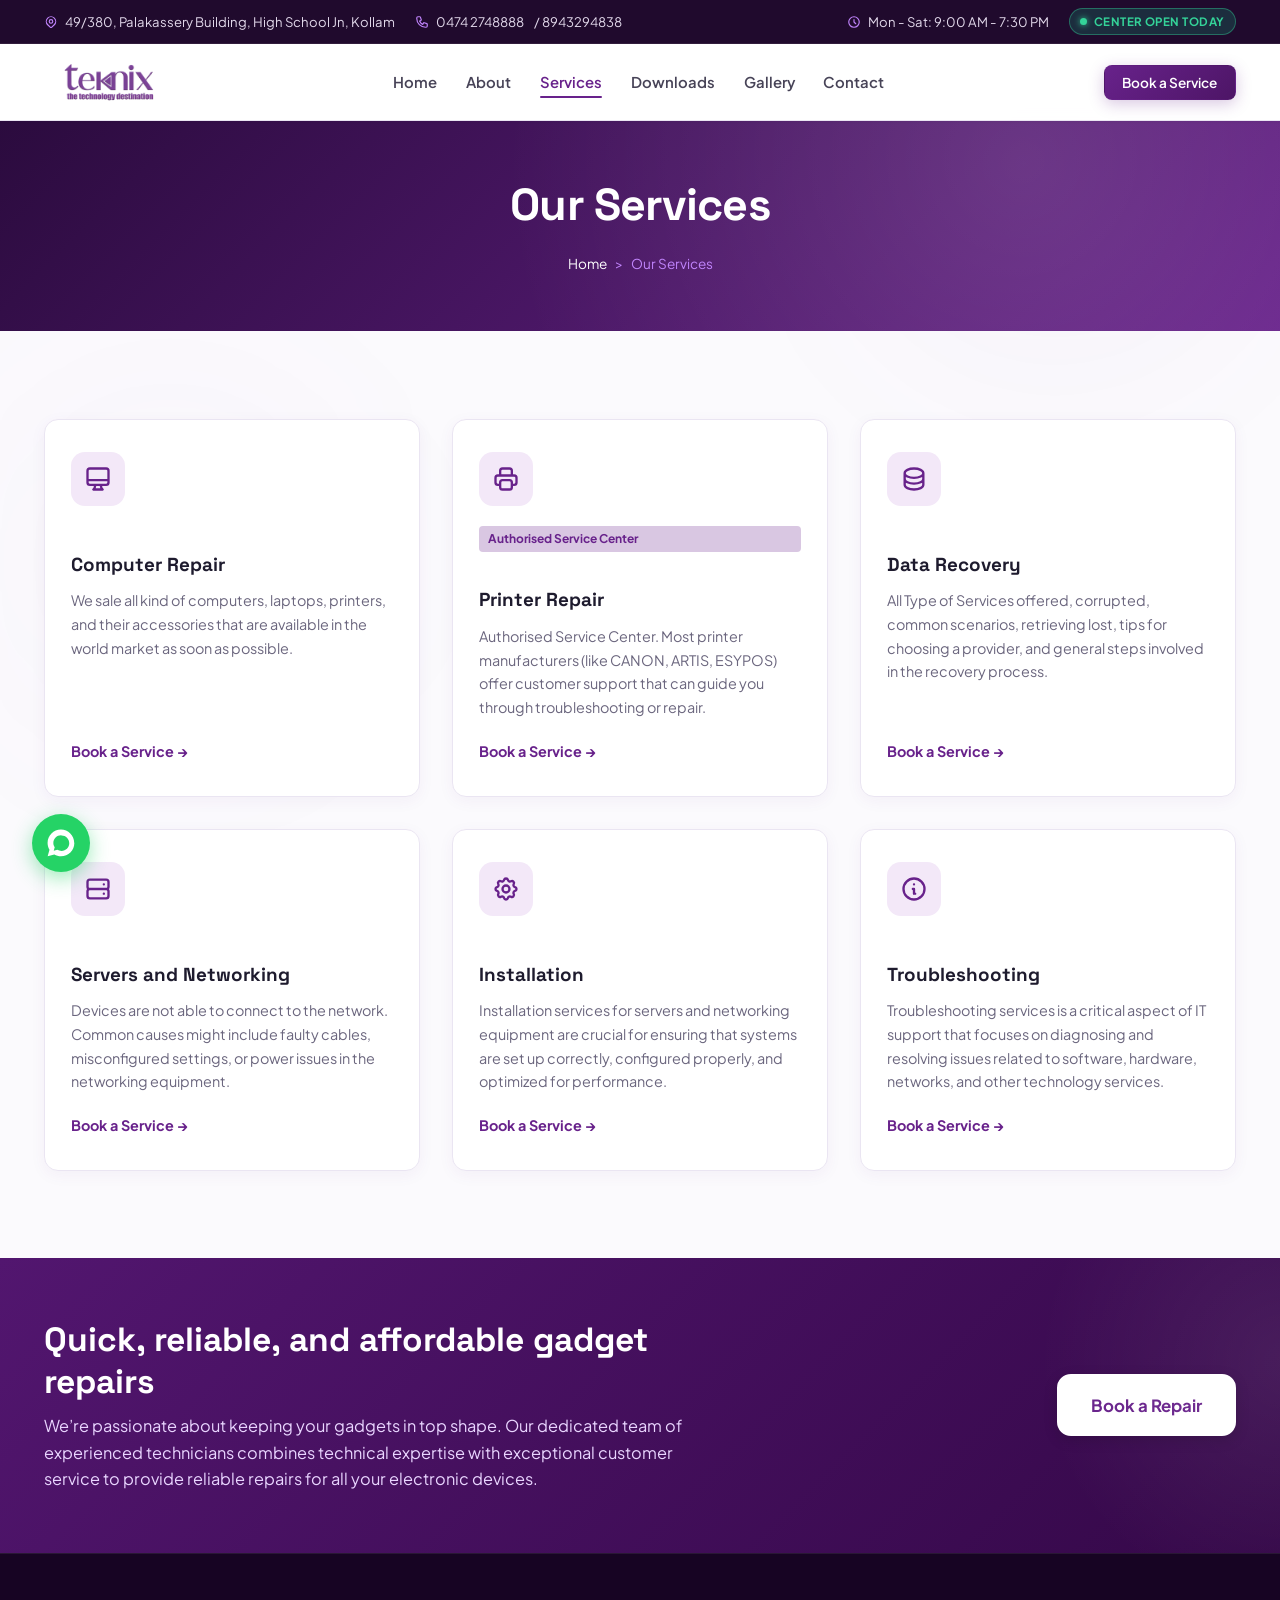
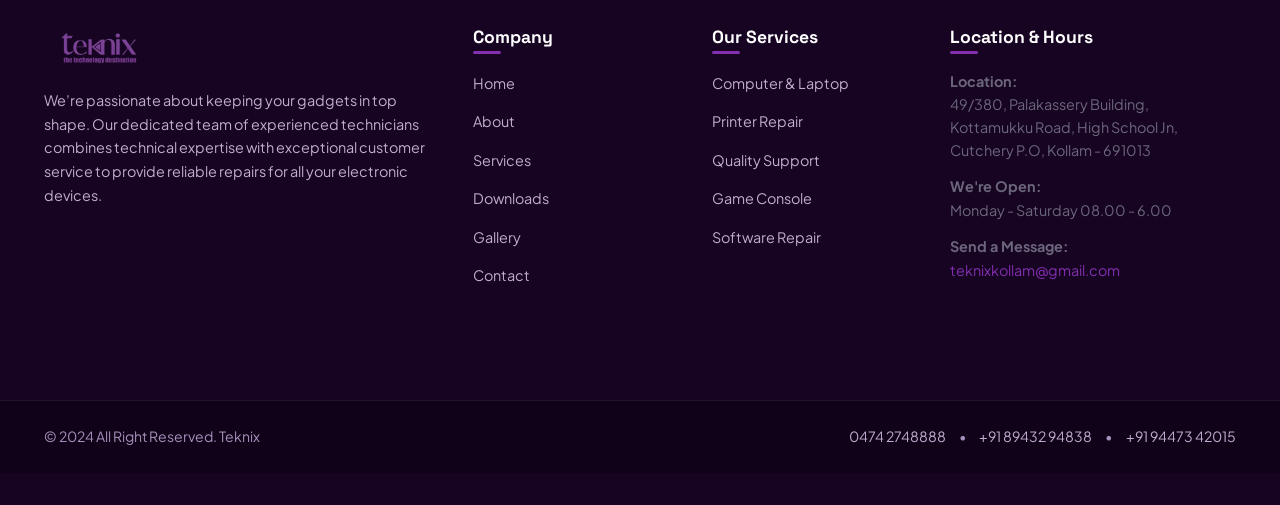
<file: services.html>
<!DOCTYPE html>
<html lang="en">
<head>
  <meta charset="UTF-8">
  <meta name="viewport" content="width=device-width, initial-scale=1.0">
  <title>Our Services | Teknix — IT Infrastructure & Service Center Kollam</title>
  <meta name="description" content="Computer repair, printer repair, data recovery, servers and networking, installation, and troubleshooting in Kollam. Authorised Service Center.">
  <link rel="icon" type="image/png" href="images/teknix-logo.png">
  <link rel="stylesheet" href="css/style.css">
</head>
<body>

  <!-- TOP BAR -->
  <div class="top-bar">
    <div class="container">
      <div class="top-bar-left">
        <div class="top-item top-item-addr">
          <svg width="14" height="14" fill="none" stroke="currentColor" stroke-width="2" viewBox="0 0 24 24">
            <path stroke-linecap="round" stroke-linejoin="round" d="M17.657 16.657L13.414 20.9a1.998 1.998 0 01-2.827 0l-4.244-4.243a8 8 0 1111.314 0z"></path>
            <path stroke-linecap="round" stroke-linejoin="round" d="M15 11a3 3 0 11-6 0 3 3 0 016 0z"></path>
          </svg>
          <a href="https://maps.app.goo.gl/BwHeQLVbWqw4kqsV6" target="_blank" rel="noopener">49/380, Palakassery Building, High School Jn, Kollam</a>
        </div>
        <div class="top-item">
          <svg width="14" height="14" fill="none" stroke="currentColor" stroke-width="2" viewBox="0 0 24 24">
            <path stroke-linecap="round" stroke-linejoin="round" d="M3 5a2 2 0 012-2h3.28a1 1 0 01.948.684l1.498 4.493a1 1 0 01-.502 1.21l-2.257 1.13a11.042 11.042 0 005.516 5.516l1.13-2.257a1 1 0 011.21-.502l4.493 1.498a1 1 0 01.684.949V19a2 2 0 01-2 2h-1C9.716 21 3 14.284 3 6V5z"></path>
          </svg>
          <a href="tel:04742748888">0474 2748888</a><span class="top-item-secondary-phone">&nbsp;/&nbsp;<a href="tel:8943294838">8943294838</a></span>
        </div>
      </div>
      <div class="top-bar-right">
        <div class="top-item top-item-hours">
          <svg width="14" height="14" fill="none" stroke="currentColor" stroke-width="2" viewBox="0 0 24 24">
            <path stroke-linecap="round" stroke-linejoin="round" d="M12 8v4l3 3m6-3a9 9 0 11-18 0 9 9 0 0118 0z"></path>
          </svg>
          <span>Mon - Sat: 9:00 AM - 7:30 PM</span>
        </div>
        <span class="top-badge-status">
          <span class="badge-dot"></span> Center Open Today
        </span>
      </div>
    </div>
  </div>

  <!-- HEADER -->
  <header class="site-header">
    <div class="container">
      <nav class="navbar" aria-label="Main Navigation">
        <a href="index.html" class="brand-logo-wrap">
          <img src="images/teknix-logo.png" alt="Teknix The Technology Destination" class="brand-logo">
        </a>

        <ul class="nav-links" id="navLinks">
          <li><a href="index.html" class="nav-link">Home</a></li>
          <li><a href="about.html" class="nav-link">About</a></li>
          <li><a href="services.html" class="nav-link active">Services</a></li>
          <li><a href="downloads.html" class="nav-link">Downloads</a></li>
          <li><a href="gallery.html" class="nav-link">Gallery</a></li>
          <li><a href="contact.html" class="nav-link">Contact</a></li>
        </ul>

        <div class="nav-actions">
          <button type="button" class="btn btn-primary btn-sm open-booking-modal" data-service-prefill="Services Page Enquiry">
            Book a Service
          </button>
          <button class="menu-toggle" id="menuToggle" aria-label="Toggle Navigation Menu">
            <svg width="22" height="22" fill="none" stroke="currentColor" stroke-width="2" viewBox="0 0 24 24">
              <path stroke-linecap="round" stroke-linejoin="round" d="M4 6h16M4 12h16M4 18h16"></path>
            </svg>
          </button>
        </div>
      </nav>
    </div>
  </header>

  <!-- PAGE HERO -->
  <section class="page-hero">
    <div class="container">
      <h1 class="page-hero-title reveal">Our Services</h1>
      <div class="breadcrumb-nav reveal delay-1">
        <a href="index.html">Home</a> &gt; <span>Our Services</span>
      </div>
    </div>
  </section>

  <!-- THE 6 EXACT SERVICES FROM ORIGINAL SITE -->
  <section class="section-pad">
    <div class="container">
      <div class="services-grid" style="display: grid; grid-template-columns: repeat(auto-fit, minmax(320px, 1fr)); gap: 2rem;">
        
        <!-- Service 1: Computer Repair -->
        <div class="service-card reveal-up">
          <div class="service-icon-box">
            <svg width="28" height="28" fill="none" stroke="currentColor" stroke-width="2" viewBox="0 0 24 24">
              <path stroke-linecap="round" stroke-linejoin="round" d="M9.75 17L9 20l-1 1h8l-1-1-.75-3M3 13h18M5 17h14a2 2 0 002-2V5a2 2 0 00-2-2H5a2 2 0 00-2 2v10a2 2 0 002 2z"></path>
            </svg>
          </div>
          <h3 class="service-title">Computer Repair</h3>
          <p class="service-desc">
            We sale all kind of computers, laptops, printers, and their accessories that are available in the world market as soon as possible.
          </p>
          <a href="contact.html" class="service-link">Book a Service &rarr;</a>
        </div>

        <!-- Service 2: Printer Repair -->
        <div class="service-card reveal-up delay-1">
          <div class="service-icon-box">
            <svg width="28" height="28" fill="none" stroke="currentColor" stroke-width="2" viewBox="0 0 24 24">
              <path stroke-linecap="round" stroke-linejoin="round" d="M17 17h2a2 2 0 002-2v-4a2 2 0 00-2-2H5a2 2 0 00-2 2v4a2 2 0 002 2h2m2 4h6a2 2 0 002-2v-4a2 2 0 00-2-2H9a2 2 0 00-2 2v4a2 2 0 002 2zm8-12V5a2 2 0 00-2-2H9a2 2 0 00-2 2v4h10z"></path>
            </svg>
          </div>
          <span style="display: inline-block; font-size: 0.75rem; font-weight: 700; color: var(--brand-purple); background: var(--brand-purple-glow); padding: 0.2rem 0.6rem; border-radius: 4px; margin-bottom: 0.6rem;">Authorised Service Center</span>
          <h3 class="service-title">Printer Repair</h3>
          <p class="service-desc">
            Authorised Service Center. Most printer manufacturers (like CANON, ARTIS, ESYPOS) offer customer support that can guide you through troubleshooting or repair.
          </p>
          <a href="contact.html" class="service-link">Book a Service &rarr;</a>
        </div>

        <!-- Service 3: Data Recovery -->
        <div class="service-card reveal-up delay-2">
          <div class="service-icon-box">
            <svg width="28" height="28" fill="none" stroke="currentColor" stroke-width="2" viewBox="0 0 24 24">
              <path stroke-linecap="round" stroke-linejoin="round" d="M4 7v10c0 2.21 3.582 4 8 4s8-1.79 8-4V7M4 7c0 2.21 3.582 4 8 4s8-1.79 8-4M4 7c0-2.21 3.582-4 8-4s8 1.79 8 4m0 5c0 2.21-3.582 4-8 4s-8-1.79-8-4"></path>
            </svg>
          </div>
          <h3 class="service-title">Data Recovery</h3>
          <p class="service-desc">
            All Type of Services offered, corrupted, common scenarios, retrieving lost, tips for choosing a provider, and general steps involved in the recovery process.
          </p>
          <a href="contact.html" class="service-link">Book a Service &rarr;</a>
        </div>

        <!-- Service 4: Servers and Networking -->
        <div class="service-card reveal-up">
          <div class="service-icon-box">
            <svg width="28" height="28" fill="none" stroke="currentColor" stroke-width="2" viewBox="0 0 24 24">
              <path stroke-linecap="round" stroke-linejoin="round" d="M5 12h14M5 12a2 2 0 01-2-2V6a2 2 0 012-2h14a2 2 0 012 2v4a2 2 0 01-2 2M5 12a2 2 0 00-2 2v4a2 2 0 002 2h14a2 2 0 002-2v-4a2 2 0 00-2-2m-2-4h.01M17 16h.01"></path>
            </svg>
          </div>
          <h3 class="service-title">Servers and Networking</h3>
          <p class="service-desc">
            Devices are not able to connect to the network. Common causes might include faulty cables, misconfigured settings, or power issues in the networking equipment.
          </p>
          <a href="contact.html" class="service-link">Book a Service &rarr;</a>
        </div>

        <!-- Service 5: Installation -->
        <div class="service-card reveal-up delay-1">
          <div class="service-icon-box">
            <svg width="28" height="28" fill="none" stroke="currentColor" stroke-width="2" viewBox="0 0 24 24">
              <path stroke-linecap="round" stroke-linejoin="round" d="M10.325 4.317c.426-1.756 2.924-1.756 3.35 0a1.724 1.724 0 002.573 1.066c1.543-.94 3.31.826 2.37 2.37a1.724 1.724 0 001.065 2.572c1.756.426 1.756 2.924 0 3.35a1.724 1.724 0 00-1.066 2.573c.94 1.543-.826 3.31-2.37 2.37a1.724 1.724 0 00-2.572 1.065c-.426 1.756-2.924 1.756-3.35 0a1.724 1.724 0 00-2.573-1.066c-1.543.94-3.31-.826-2.37-2.37a1.724 1.724 0 00-1.065-2.572c-1.756-.426-1.756-2.924 0-3.35a1.724 1.724 0 001.066-2.573c-.94-1.543.826-3.31 2.37-2.37.996.608 2.296.07 2.572-1.065z"></path>
              <path stroke-linecap="round" stroke-linejoin="round" d="M15 12a3 3 0 11-6 0 3 3 0 016 0z"></path>
            </svg>
          </div>
          <h3 class="service-title">Installation</h3>
          <p class="service-desc">
            Installation services for servers and networking equipment are crucial for ensuring that systems are set up correctly, configured properly, and optimized for performance.
          </p>
          <a href="contact.html" class="service-link">Book a Service &rarr;</a>
        </div>

        <!-- Service 6: Troubleshooting -->
        <div class="service-card reveal-up delay-2">
          <div class="service-icon-box">
            <svg width="28" height="28" fill="none" stroke="currentColor" stroke-width="2" viewBox="0 0 24 24">
              <path stroke-linecap="round" stroke-linejoin="round" d="M13 16h-1v-4h-1m1-4h.01M21 12a9 9 0 11-18 0 9 9 0 0118 0z"></path>
            </svg>
          </div>
          <h3 class="service-title">Troubleshooting</h3>
          <p class="service-desc">
            Troubleshooting services is a critical aspect of IT support that focuses on diagnosing and resolving issues related to software, hardware, networks, and other technology services.
          </p>
          <a href="contact.html" class="service-link">Book a Service &rarr;</a>
        </div>

      </div>
    </div>
  </section>

  <!-- QUICK CTA BANNER -->
  <section class="cta-banner">
    <div class="container cta-banner-inner">
      <div class="cta-banner-text">
        <h2 class="cta-banner-title">Quick, reliable, and affordable gadget repairs</h2>
        <p class="cta-banner-desc">We’re passionate about keeping your gadgets in top shape. Our dedicated team of experienced technicians combines technical expertise with exceptional customer service to provide reliable repairs for all your electronic devices.</p>
      </div>
      <div class="cta-banner-actions">
        <a href="contact.html" class="btn btn-light btn-lg">Book a Repair</a>
      </div>
    </div>
  </section>

  <!-- FOOTER -->
  <footer class="site-footer">
    <div class="container footer-grid">
      <div class="footer-col">
        <img src="images/teknix-logo.png" alt="Teknix Logo" class="footer-logo">
        <p class="footer-desc">
          We’re passionate about keeping your gadgets in top shape. Our dedicated team of experienced technicians combines technical expertise with exceptional customer service to provide reliable repairs for all your electronic devices.
        </p>
      </div>

      <div class="footer-col">
        <h4 class="footer-title">Company</h4>
        <ul class="footer-links">
          <li><a href="index.html">Home</a></li>
          <li><a href="about.html">About</a></li>
          <li><a href="services.html">Services</a></li>
          <li><a href="downloads.html">Downloads</a></li>
          <li><a href="gallery.html">Gallery</a></li>
          <li><a href="contact.html">Contact</a></li>
        </ul>
      </div>

      <div class="footer-col">
        <h4 class="footer-title">Our Services</h4>
        <ul class="footer-links">
          <li><a href="services.html">Computer &amp; Laptop</a></li>
          <li><a href="services.html">Printer Repair</a></li>
          <li><a href="services.html">Quality Support</a></li>
          <li><a href="services.html">Game Console</a></li>
          <li><a href="services.html">Software Repair</a></li>
        </ul>
      </div>

      <div class="footer-col">
        <h4 class="footer-title">Location &amp; Hours</h4>
        <p style="color: var(--text-muted); font-size: 0.9rem; line-height: 1.6; margin-bottom: 0.8rem;">
          <strong>Location:</strong><br>
          49/380, Palakassery Building,<br>
          Kottamukku Road, High School Jn,<br>
          Cutchery P.O, Kollam - 691013
        </p>
        <p style="color: var(--text-muted); font-size: 0.9rem; margin-bottom: 0.8rem;">
          <strong>We're Open:</strong><br>
          Monday - Saturday 08.00 - 6.00
        </p>
        <p style="color: var(--text-muted); font-size: 0.9rem;">
          <strong>Send a Message:</strong><br>
          <a href="mailto:teknixkollam@gmail.com" style="color: var(--brand-purple-light);">teknixkollam@gmail.com</a>
        </p>
      </div>
    </div>

    <div class="footer-bottom">
      <div class="container footer-bottom-inner">
        <p>&copy; 2024 All Right Reserved. Teknix</p>
        <div class="footer-bottom-phones">
          <a href="tel:04742748888">0474 2748888</a> &bull;
          <a href="tel:8943294838">+91 89432 94838</a> &bull;
          <a href="tel:9447342015">+91 94473 42015</a>
        </div>
      </div>
    </div>
  </footer>

  <!-- FLOATING WHATSAPP BUTTON -->
  <a href="https://wa.me/918943294838?text=Hello%20Teknix%20Kollam,%20I%20would%20like%20to%20enquire%20about%20your%20services." 
     class="floating-whatsapp" 
     target="_blank" 
     rel="noopener" 
     aria-label="Chat on WhatsApp">
    <svg width="28" height="28" viewBox="0 0 24 24" fill="currentColor">
      <path d="M12.031 6.172c-3.181 0-5.767 2.586-5.768 5.766-.001 1.298.38 2.27 1.019 3.287l-.711 2.592 2.654-.697c.969.57 2.015.867 3.206.867 3.179 0 5.765-2.586 5.765-5.766 0-3.18-2.586-5.766-5.765-5.766zm9.969 5.766c0 5.514-4.486 10-10 10-1.823 0-3.53-.49-5.005-1.341l-4.995 1.403 1.353-4.937c-.902-1.503-1.422-3.26-1.422-5.125 0-5.514 4.486-10 10-10s10 4.486 10 10z"/>
    </svg>
  </a>

  <!-- MODAL FOR BOOKING -->
  <div class="modal-overlay" id="bookingModal">
    <div class="modal-card">
      <div class="modal-header">
        <h3 class="modal-title">Book a Service</h3>
        <button class="modal-close" id="closeModal">&times;</button>
      </div>
      <form id="modalBookingForm" class="quick-form">
        <div class="form-group">
          <label class="form-label" for="mbName">Full Name</label>
          <input type="text" id="mbName" class="form-control" placeholder="Your Name" required>
        </div>
        <div class="form-group">
          <label class="form-label" for="mbPhone">Phone / WhatsApp Number</label>
          <input type="tel" id="mbPhone" class="form-control" placeholder="e.g. 9447342015" required pattern="[0-9]{10}">
        </div>
        <div class="form-group">
          <label class="form-label" for="mbService">Service Needed</label>
          <select id="mbService" class="form-control">
            <option value="Computer,Laptop Sale and Service">Computer, Laptop Sale and Service</option>
            <option value="All types of printer sales and service">All types of printer sales and service</option>
            <option value="Structured cabling and networking">Structured cabling and networking</option>
            <option value="AMC,ASC">AMC, ASC</option>
            <option value="Billing Softwares">Billing Softwares</option>
          </select>
        </div>
        <div class="form-group">
          <label class="form-label" for="mbDetails">Problem Description / Notes</label>
          <textarea id="mbDetails" class="form-control" rows="3" placeholder="Describe the service you need..."></textarea>
        </div>
        <button type="submit" class="btn btn-primary" style="width: 100%; justify-content: center;">
          Submit Service Request
        </button>
      </form>
    </div>
  </div>

  <script src="js/app.js"></script>
</body>
</html>
</file>
<file: css/style.css>
/* ===================================================================
   TEKNIX - THE TECHNOLOGY DESTINATION
   Official Theme: Logo Purple & Clean Modern Palette
   Authorised IT & POS Service Center | Kollam, Kerala
   =================================================================== */

@import url('https://fonts.googleapis.com/css2?family=Plus+Jakarta+Sans:wght@300;400;500;600;700;800&family=Space+Grotesk:wght@500;600;700;800&display=swap');

:root {
  /* Official Teknix Purple Theme */
  --brand-purple: #68228b;
  --brand-purple-dark: #4d1566;
  --brand-purple-deep: #3b0d4f;
  --brand-purple-light: #832fb0;
  --brand-purple-soft: #f3e8f8;
  --brand-purple-glow: rgba(104, 34, 139, 0.25);
  
  --accent-blue: #2563eb;
  --accent-cyan: #0284c7;
  --accent-amber: #d97706;
  --accent-green: #059669;

  /* Clean Light Theme Surfaces */
  --bg-body: #fbfafd;
  --bg-surface: #ffffff;
  --bg-surface-alt: #f4f1f9;
  --bg-surface-elevated: #ffffff;
  --bg-glass: rgba(255, 255, 255, 0.92);

  /* Typography Colors */
  --text-main: #1e1b2e;
  --text-body: #474357;
  --text-muted: #6b667e;
  --text-light: #9f9baa;

  /* Borders & Shadows */
  --border-subtle: #eae5f2;
  --border-purple: rgba(104, 34, 139, 0.22);
  --border-focus: #68228b;

  --shadow-xs: 0 1px 3px rgba(30, 27, 46, 0.05);
  --shadow-sm: 0 4px 12px rgba(30, 27, 46, 0.06);
  --shadow-md: 0 10px 25px -4px rgba(104, 34, 139, 0.08), 0 4px 12px -2px rgba(30, 27, 46, 0.05);
  --shadow-lg: 0 20px 35px -5px rgba(104, 34, 139, 0.12), 0 8px 16px -4px rgba(30, 27, 46, 0.04);
  --shadow-glow: 0 0 25px var(--brand-purple-glow);

  --radius-sm: 8px;
  --radius-md: 14px;
  --radius-lg: 22px;
  --radius-full: 9999px;

  --font-main: 'Plus Jakarta Sans', -apple-system, BlinkMacSystemFont, sans-serif;
  --font-heading: 'Space Grotesk', 'Plus Jakarta Sans', sans-serif;

  --transition-fast: 0.2s cubic-bezier(0.16, 1, 0.3, 1);
  --transition-normal: 0.35s cubic-bezier(0.16, 1, 0.3, 1);
}

/* ===================================================================
   BASE & RESET
   =================================================================== */
*, *::before, *::after {
  box-sizing: border-box;
  margin: 0;
  padding: 0;
}

html {
  scroll-behavior: smooth;
  scroll-padding-top: 90px;
}

body {
  font-family: var(--font-main);
  background-color: var(--bg-body);
  color: var(--text-body);
  line-height: 1.65;
  overflow-x: hidden;
  position: relative;
  -webkit-font-smoothing: antialiased;
}

/* Subtle background accent glow */
body::before {
  content: '';
  position: fixed;
  top: -100px;
  right: -50px;
  width: 550px;
  height: 550px;
  background: radial-gradient(circle, rgba(104, 34, 139, 0.05) 0%, transparent 70%);
  z-index: -1;
  pointer-events: none;
  filter: blur(80px);
}

body::after {
  content: '';
  position: fixed;
  bottom: 10%;
  left: -80px;
  width: 500px;
  height: 500px;
  background: radial-gradient(circle, rgba(131, 47, 176, 0.04) 0%, transparent 70%);
  z-index: -1;
  pointer-events: none;
  filter: blur(90px);
}

img {
  max-width: 100%;
  height: auto;
  display: block;
}

a {
  color: inherit;
  text-decoration: none;
  transition: var(--transition-fast);
}

ul {
  list-style: none;
}

button, input, select, textarea {
  font-family: inherit;
  font-size: 1rem;
}

.container {
  width: 100%;
  max-width: 1240px;
  margin: 0 auto;
  padding: 0 1.5rem;
}

/* ===================================================================
   TYPOGRAPHY & UTILITIES
   =================================================================== */
h1, h2, h3, h4, h5, h6 {
  font-family: var(--font-heading);
  color: var(--text-main);
  font-weight: 700;
  line-height: 1.25;
}

.text-purple {
  color: var(--brand-purple) !important;
}

.text-gradient {
  background: linear-gradient(135deg, var(--brand-purple) 0%, #a239d9 100%);
  -webkit-background-clip: text;
  -webkit-text-fill-color: transparent;
}

.badge {
  display: inline-flex;
  align-items: center;
  gap: 0.5rem;
  padding: 0.4rem 0.95rem;
  font-size: 0.8rem;
  font-weight: 700;
  border-radius: var(--radius-full);
  letter-spacing: 0.04em;
  text-transform: uppercase;
}

.badge-purple {
  background: var(--brand-purple-soft);
  color: var(--brand-purple);
  border: 1px solid rgba(104, 34, 139, 0.2);
}

.badge-green {
  background: #ecfdf5;
  color: #047857;
  border: 1px solid #a7f3d0;
}

.badge-dot {
  width: 7px;
  height: 7px;
  border-radius: 50%;
  background-color: currentColor;
  box-shadow: 0 0 6px currentColor;
  animation: pulse-dot 2s infinite ease-in-out;
}

@keyframes pulse-dot {
  0%, 100% { opacity: 1; transform: scale(1); }
  50% { opacity: 0.4; transform: scale(0.8); }
}

/* BUTTONS */
.btn {
  display: inline-flex;
  align-items: center;
  justify-content: center;
  gap: 0.6rem;
  padding: 0.78rem 1.6rem;
  font-size: 0.95rem;
  font-weight: 600;
  border-radius: var(--radius-md);
  cursor: pointer;
  transition: all var(--transition-fast);
  border: 1px solid transparent;
  text-align: center;
}

.btn-primary {
  background: linear-gradient(135deg, var(--brand-purple) 0%, var(--brand-purple-dark) 100%);
  color: #ffffff;
  box-shadow: 0 4px 15px var(--brand-purple-glow);
}

.btn-primary:hover {
  transform: translateY(-2px);
  box-shadow: 0 8px 25px rgba(104, 34, 139, 0.38);
  color: #ffffff;
}

.btn-secondary {
  background: #ffffff;
  color: var(--brand-purple);
  border: 1px solid var(--border-purple);
  box-shadow: var(--shadow-xs);
}

.btn-secondary:hover {
  background: var(--brand-purple-soft);
  border-color: var(--brand-purple);
  transform: translateY(-2px);
}

.btn-whatsapp {
  background: #25D366;
  color: #ffffff;
  font-weight: 700;
  box-shadow: 0 4px 14px rgba(37, 211, 102, 0.3);
}

.btn-whatsapp:hover {
  background: #20bd5a;
  transform: translateY(-2px);
  box-shadow: 0 6px 20px rgba(37, 211, 102, 0.45);
  color: #ffffff;
}

.btn-sm {
  padding: 0.5rem 1.1rem;
  font-size: 0.85rem;
  border-radius: var(--radius-sm);
}

.btn-lg {
  padding: 0.95rem 2rem;
  font-size: 1.05rem;
  border-radius: var(--radius-md);
}

/* ===================================================================
   TOP NOTIFICATION BAR (CLEAN, NON-BREAKING, RESPONSIVE)
   =================================================================== */
.top-bar {
  background: #200a2d;
  color: #e2d9eb;
  font-size: 0.82rem;
  padding: 0.5rem 0;
  border-bottom: 1px solid rgba(255, 255, 255, 0.08);
  position: relative;
  z-index: 101;
}

.top-bar .container {
  display: flex;
  justify-content: space-between;
  align-items: center;
  flex-wrap: nowrap;
  gap: 1rem;
}

.top-bar-left, .top-bar-right {
  display: flex;
  align-items: center;
  gap: 1.25rem;
  white-space: nowrap;
}

.top-item {
  display: inline-flex;
  align-items: center;
  gap: 0.45rem;
  white-space: nowrap;
}

.top-item svg {
  color: #c084fc;
  flex-shrink: 0;
}

.top-item a {
  color: #e2d9eb;
  transition: color var(--transition-fast);
}

.top-item a:hover {
  color: #ffffff;
}

.top-badge-status {
  background: rgba(16, 185, 129, 0.2);
  color: #34d399;
  border: 1px solid rgba(52, 211, 153, 0.4);
  padding: 0.2rem 0.65rem;
  font-size: 0.72rem;
  font-weight: 700;
  border-radius: var(--radius-full);
  display: inline-flex;
  align-items: center;
  gap: 0.4rem;
  letter-spacing: 0.04em;
  text-transform: uppercase;
  white-space: nowrap;
}

@media (max-width: 1080px) {
  .top-item-hours {
    display: none !important;
  }
}

@media (max-width: 768px) {
  .top-item-addr {
    display: none !important;
  }
}

@media (max-width: 520px) {
  .top-bar {
    padding: 0.35rem 0;
    font-size: 0.74rem;
  }
  .top-item-secondary-phone {
    display: none !important;
  }
  .top-badge-status {
    font-size: 0.68rem;
    padding: 0.15rem 0.5rem;
  }
}

/* ===================================================================
   HEADER & NAVBAR
   =================================================================== */
.site-header {
  position: sticky;
  top: 0;
  width: 100%;
  background: var(--bg-glass);
  backdrop-filter: blur(18px);
  -webkit-backdrop-filter: blur(18px);
  border-bottom: 1px solid var(--border-subtle);
  box-shadow: var(--shadow-xs);
  z-index: 100;
  transition: all var(--transition-fast);
}

.site-header.scrolled {
  background: rgba(255, 255, 255, 0.98);
  box-shadow: var(--shadow-sm);
}

.navbar {
  display: flex;
  justify-content: space-between;
  align-items: center;
  padding: 0.75rem 0;
}

.brand-logo-wrap {
  display: flex;
  align-items: center;
  gap: 0.85rem;
}

.brand-logo {
  height: 52px;
  width: auto;
  object-fit: contain;
}

.nav-links {
  display: flex;
  align-items: center;
  gap: 1.8rem;
}

.nav-link {
  font-weight: 600;
  font-size: 0.93rem;
  color: var(--text-body);
  position: relative;
  padding: 0.45rem 0;
}

.nav-link:hover, .nav-link.active {
  color: var(--brand-purple);
}

.nav-link::after {
  content: '';
  position: absolute;
  bottom: 0;
  left: 0;
  width: 0%;
  height: 2.5px;
  background: var(--brand-purple);
  border-radius: var(--radius-full);
  transition: width var(--transition-fast);
}

.nav-link:hover::after, .nav-link.active::after {
  width: 100%;
}

.nav-actions {
  display: flex;
  align-items: center;
  gap: 0.85rem;
}

.menu-toggle {
  display: none;
  background: var(--bg-surface-alt);
  border: 1px solid var(--border-subtle);
  color: var(--text-main);
  width: 42px;
  height: 42px;
  border-radius: var(--radius-sm);
  cursor: pointer;
  align-items: center;
  justify-content: center;
}

/* ===================================================================
   HERO FULL SLIDER (FULL WIDTH, EDGE-TO-EDGE)
   =================================================================== */
.hero-full-slider {
  position: relative;
  width: 100%;
  margin: 0;
  padding: 0;
  background: #13041c;
  overflow: hidden;
}

.hero-slider-wrap {
  position: relative;
  width: 100%;
  overflow: hidden;
}

.hero-slider-track {
  position: relative;
  width: 100%;
  height: 78vh;
  min-height: 620px;
  max-height: 780px;
}

.hero-slide {
  position: absolute;
  inset: 0;
  opacity: 0;
  visibility: hidden;
  transition: opacity 0.85s cubic-bezier(0.4, 0, 0.2, 1), visibility 0.85s ease;
  display: flex;
  align-items: center;
  z-index: 1;
}

.hero-slide.active {
  opacity: 1;
  visibility: visible;
  z-index: 2;
}

.hero-slide-bg {
  position: absolute;
  inset: 0;
  background-size: cover;
  background-position: center;
  transform: scale(1.08);
  transition: transform 6.5s cubic-bezier(0.16, 1, 0.3, 1);
}

.hero-slide.active .hero-slide-bg {
  transform: scale(1);
}

.hero-slide-overlay {
  position: absolute;
  inset: 0;
  background: linear-gradient(90deg, rgba(16, 4, 25, 0.95) 0%, rgba(35, 8, 52, 0.88) 46%, rgba(16, 4, 25, 0.62) 100%);
}

.hero-slide-container {
  position: relative;
  z-index: 3;
  width: 100%;
}

.hero-slide-content {
  position: relative;
  max-width: 760px;
  color: #ffffff;
  padding: 2rem 0;
}

.slide-badge {
  display: inline-flex;
  align-items: center;
  gap: 0.55rem;
  padding: 0.42rem 1.1rem;
  background: rgba(255, 255, 255, 0.16);
  backdrop-filter: blur(12px);
  -webkit-backdrop-filter: blur(12px);
  border: 1px solid rgba(255, 255, 255, 0.35);
  border-radius: var(--radius-full);
  font-size: 0.84rem;
  font-weight: 700;
  letter-spacing: 0.04em;
  text-transform: uppercase;
  color: #f5e9ff;
  margin-bottom: 1.3rem;
  box-shadow: 0 4px 15px rgba(0, 0, 0, 0.2);
}

.slide-title {
  font-size: 3.3rem;
  line-height: 1.12;
  font-weight: 800;
  letter-spacing: -0.03em;
  color: #ffffff;
  margin-bottom: 1.2rem;
  text-shadow: 0 4px 20px rgba(0, 0, 0, 0.4);
}

.slide-desc {
  font-size: 1.12rem;
  line-height: 1.65;
  color: #edd9fa;
  margin-bottom: 2.2rem;
  max-width: 660px;
  text-shadow: 0 2px 8px rgba(0, 0, 0, 0.3);
}

.slide-actions {
  display: flex;
  flex-wrap: wrap;
  gap: 1.1rem;
  align-items: center;
}

.slide-metrics-row {
  display: flex;
  gap: 2.5rem;
  margin-top: 2.4rem;
  padding-top: 1.8rem;
  border-top: 1px solid rgba(255, 255, 255, 0.18);
}

.slide-metric-val {
  font-family: var(--font-heading);
  font-size: 1.75rem;
  font-weight: 800;
  color: #ffffff;
  letter-spacing: -0.02em;
}

.slide-metric-lbl {
  font-size: 0.8rem;
  color: #d8b4fe;
  font-weight: 600;
  text-transform: uppercase;
  letter-spacing: 0.03em;
  margin-top: 0.2rem;
}

/* Full Slider Navigation Controls */
.slider-arrow {
  position: absolute;
  top: 50%;
  transform: translateY(-50%);
  width: 56px;
  height: 56px;
  border-radius: 50%;
  background: rgba(255, 255, 255, 0.16);
  backdrop-filter: blur(14px);
  -webkit-backdrop-filter: blur(14px);
  border: 1.5px solid rgba(255, 255, 255, 0.38);
  color: #ffffff;
  display: flex;
  align-items: center;
  justify-content: center;
  cursor: pointer;
  z-index: 10;
  transition: all var(--transition-fast);
  box-shadow: 0 8px 24px rgba(0, 0, 0, 0.3);
}

.slider-arrow:hover {
  background: var(--brand-purple);
  border-color: #ffffff;
  transform: translateY(-50%) scale(1.12);
  box-shadow: 0 0 25px rgba(131, 47, 176, 0.7);
}

.slider-arrow.prev { left: 2.2rem; }
.slider-arrow.next { right: 2.2rem; }

.slider-dots {
  position: absolute;
  bottom: 2.2rem;
  left: 50%;
  transform: translateX(-50%);
  display: flex;
  gap: 0.75rem;
  z-index: 10;
}

.slider-dot {
  width: 14px;
  height: 10px;
  border-radius: var(--radius-full);
  background: rgba(255, 255, 255, 0.35);
  border: none;
  cursor: pointer;
  transition: all var(--transition-normal);
}

.slider-dot:hover {
  background: rgba(255, 255, 255, 0.75);
}

.slider-dot.active {
  width: 48px;
  background: #ffffff;
  box-shadow: 0 0 16px rgba(255, 255, 255, 0.9);
}

/* ===================================================================
   HERO QUICK BOOKING BAR (FULL WIDTH SECTION DIRECTLY UNDER SLIDER)
   =================================================================== */
.hero-booking-section {
  position: relative;
  width: 100%;
  background: linear-gradient(180deg, var(--bg-surface-alt) 0%, #ffffff 100%);
  padding: 1.8rem 0 2.5rem;
  border-bottom: 1px solid var(--border-subtle);
  margin-top: -1.2rem;
  z-index: 5;
}

.hero-booking-bar {
  background: #ffffff;
  border: 1px solid var(--border-purple);
  border-radius: var(--radius-lg);
  padding: 1.8rem 2.2rem;
  box-shadow: 0 15px 35px -5px rgba(104, 34, 139, 0.15);
  position: relative;
}

.hero-booking-bar::before {
  content: '';
  position: absolute;
  top: 0;
  left: 0;
  right: 0;
  height: 4px;
  background: linear-gradient(90deg, var(--brand-purple), #a855f7, #38bdf8);
  border-radius: var(--radius-lg) var(--radius-lg) 0 0;
}

.hero-bar-form {
  display: grid;
  grid-template-columns: 1.4fr 1.1fr 1.3fr 1.1fr;
  gap: 1.2rem;
  align-items: flex-end;
}

@media (max-width: 1024px) {
  .hero-slider-track {
    height: 640px;
    min-height: 580px;
  }
  .slide-title {
    font-size: 2.6rem;
  }
  .slider-arrow.prev { left: 1.2rem; }
  .slider-arrow.next { right: 1.2rem; }
  .hero-bar-form {
    grid-template-columns: 1fr 1fr;
  }
}

@media (max-width: 768px) {
  .hero-slider-track {
    height: 600px;
    min-height: 560px;
    max-height: none;
  }
  .hero-slide {
    position: absolute;
    inset: 0;
    display: flex;
    align-items: center;
    padding: 1.5rem 0 3.5rem;
  }
  .hero-slide-container {
    padding: 0 1rem;
  }
  .hero-slide-content {
    max-width: 100%;
    padding: 0;
  }
  .slide-badge {
    font-size: 0.72rem;
    padding: 0.3rem 0.75rem;
    margin-bottom: 0.75rem;
  }
  .slide-title {
    font-size: 1.85rem;
    line-height: 1.18;
    margin-bottom: 0.75rem;
  }
  .slide-desc {
    font-size: 0.92rem;
    line-height: 1.55;
    margin-bottom: 1.3rem;
    max-width: 100%;
  }
  .slide-actions {
    flex-direction: column;
    width: 100%;
    gap: 0.7rem;
  }
  .slide-actions .btn {
    width: 100%;
    padding: 0.85rem 1.2rem;
    font-size: 0.95rem;
    justify-content: center;
    text-align: center;
  }
  .slide-metrics-row {
    display: grid;
    grid-template-columns: repeat(3, 1fr);
    gap: 0.5rem;
    margin-top: 1.2rem;
    padding-top: 1rem;
    text-align: center;
  }
  .slide-metric-val {
    font-size: 1.15rem;
  }
  .slide-metric-lbl {
    font-size: 0.65rem;
  }
  .slider-arrow {
    display: none !important;
  }
  .slider-dots {
    bottom: 1rem;
  }
  .slider-dot {
    width: 10px;
    height: 8px;
  }
  .slider-dot.active {
    width: 32px;
  }
  .hero-booking-section {
    padding: 1.2rem 0 2rem;
    margin-top: 0;
  }
  .hero-booking-bar {
    padding: 1.4rem 1.1rem;
    border-radius: var(--radius-md);
  }
  .hero-bar-form {
    grid-template-columns: 1fr;
    gap: 0.85rem;
  }
  .hero-bar-form .btn {
    width: 100%;
    height: 48px;
  }
}

@media (max-width: 480px) {
  .hero-slider-track {
    height: 560px;
    min-height: 520px;
  }
  .slide-title {
    font-size: 1.6rem;
  }
  .slide-desc {
    font-size: 0.86rem;
    line-height: 1.5;
  }
  .slide-metric-val {
    font-size: 1.05rem;
  }
  .slide-metric-lbl {
    font-size: 0.6rem;
  }
}

/* Quick Hero Booking Card */
.hero-card {
  background: var(--bg-surface);
  border: 1px solid var(--border-purple);
  border-radius: var(--radius-lg);
  padding: 2.2rem;
  box-shadow: var(--shadow-lg);
  position: relative;
  overflow: hidden;
}

.hero-card::before {
  content: '';
  position: absolute;
  top: 0;
  left: 0;
  right: 0;
  height: 4px;
  background: linear-gradient(90deg, var(--brand-purple), #a855f7);
}

.hero-card-header {
  margin-bottom: 1.5rem;
}

.hero-card-title {
  font-size: 1.35rem;
  font-weight: 800;
  color: var(--text-main);
  display: flex;
  align-items: center;
  justify-content: space-between;
}

.hero-card-desc {
  font-size: 0.88rem;
  color: var(--text-muted);
  margin-top: 0.25rem;
}

.quick-form {
  display: flex;
  flex-direction: column;
  gap: 1.1rem;
}

.form-group {
  display: flex;
  flex-direction: column;
  gap: 0.4rem;
}

.form-label {
  font-size: 0.82rem;
  font-weight: 700;
  color: var(--text-main);
}

.form-control {
  background: #ffffff;
  border: 1.5px solid var(--border-subtle);
  border-radius: var(--radius-sm);
  color: var(--text-main);
  padding: 0.75rem 0.95rem;
  font-size: 0.92rem;
  outline: none;
  transition: var(--transition-fast);
}

.form-control:focus {
  border-color: var(--brand-purple);
  box-shadow: 0 0 0 3px var(--brand-purple-glow);
}

/* ===================================================================
   PAGE HERO HEADER (ABOUT, SERVICES, AMC, CONTACT, GALLERY)
   =================================================================== */
.page-hero {
  padding: 3.5rem 0;
  background: linear-gradient(135deg, #2b0b3e 0%, var(--brand-purple) 100%);
  color: #ffffff;
  text-align: center;
  position: relative;
  overflow: hidden;
}

.page-hero::before {
  content: '';
  position: absolute;
  top: 0;
  left: 0;
  right: 0;
  bottom: 0;
  background: radial-gradient(circle at 80% 20%, rgba(255, 255, 255, 0.12) 0%, transparent 50%);
  pointer-events: none;
}

.page-hero-title {
  font-size: 2.8rem;
  font-weight: 800;
  color: #ffffff;
  margin-bottom: 0.8rem;
  letter-spacing: -0.02em;
}

.page-hero-desc {
  font-size: 1.12rem;
  color: #e9d5ff;
  max-width: 650px;
  margin: 0 auto;
}

.breadcrumb-nav {
  display: flex;
  justify-content: center;
  align-items: center;
  gap: 0.5rem;
  margin-top: 1.2rem;
  font-size: 0.85rem;
  color: #c084fc;
}

.breadcrumb-nav a {
  color: #ffffff;
}

.breadcrumb-nav a:hover {
  text-decoration: underline;
}

/* ===================================================================
   PARTNERS STRIP
   =================================================================== */
.brands-section {
  padding: 2.2rem 0;
  background: #ffffff;
  border-bottom: 1px solid var(--border-subtle);
}

.brands-header {
  text-align: center;
  font-size: 0.8rem;
  font-weight: 700;
  letter-spacing: 0.1em;
  text-transform: uppercase;
  color: var(--text-muted);
  margin-bottom: 1.5rem;
}

.brands-grid {
  display: flex;
  justify-content: center;
  align-items: center;
  flex-wrap: wrap;
  gap: 3rem;
}

.brand-item {
  height: 42px;
  display: flex;
  align-items: center;
  justify-content: center;
  opacity: 0.75;
  transition: all var(--transition-fast);
}

.brand-item:hover {
  opacity: 1;
  transform: scale(1.08);
}

.brand-item img {
  max-height: 100%;
  width: auto;
  object-fit: contain;
}

/* ===================================================================
   SECTION HEADINGS & LAYOUT
   =================================================================== */
.section-pad {
  padding: 5.5rem 0;
}

.section-head {
  text-align: center;
  max-width: 700px;
  margin: 0 auto 3.5rem;
}

.section-title {
  font-size: 2.4rem;
  font-weight: 800;
  color: var(--text-main);
  letter-spacing: -0.02em;
  margin: 0.75rem 0 1rem;
}

.section-desc {
  font-size: 1.05rem;
  color: var(--text-muted);
}

/* ===================================================================
   SERVICES GRID (CARDS)
   =================================================================== */
.services-grid {
  display: grid;
  grid-template-columns: repeat(3, 1fr);
  gap: 2rem;
}

.service-card {
  background: var(--bg-surface);
  border: 1px solid var(--border-subtle);
  border-radius: var(--radius-lg);
  overflow: hidden;
  transition: all var(--transition-normal);
  display: flex;
  flex-direction: column;
  box-shadow: var(--shadow-sm);
  position: relative;
}

.service-card:hover {
  transform: translateY(-6px);
  border-color: var(--border-purple);
  box-shadow: var(--shadow-lg);
}

.service-card-img-wrap {
  position: relative;
  height: 220px;
  overflow: hidden;
  background: var(--bg-surface-alt);
}

.service-card-img {
  width: 100%;
  height: 100%;
  object-fit: cover;
  transition: transform 0.5s ease;
}

.service-card:hover .service-card-img {
  transform: scale(1.06);
}

.service-badge {
  position: absolute;
  top: 1rem;
  left: 1rem;
  background: rgba(255, 255, 255, 0.95);
  backdrop-filter: blur(8px);
  border: 1px solid var(--border-purple);
  padding: 0.35rem 0.8rem;
  border-radius: var(--radius-full);
  font-size: 0.75rem;
  font-weight: 700;
  color: var(--brand-purple);
  box-shadow: var(--shadow-xs);
}

.service-card-body {
  padding: 1.8rem;
  display: flex;
  flex-direction: column;
  flex-grow: 1;
}

.service-title {
  font-size: 1.3rem;
  font-weight: 700;
  color: var(--text-main);
  margin-bottom: 0.75rem;
  line-height: 1.3;
}

.service-desc {
  font-size: 0.92rem;
  color: var(--text-body);
  line-height: 1.6;
  margin-bottom: 1.4rem;
}

.service-features-list {
  display: flex;
  flex-direction: column;
  gap: 0.6rem;
  margin-bottom: 1.6rem;
  flex-grow: 1;
}

.service-feat-item {
  display: flex;
  align-items: center;
  gap: 0.55rem;
  font-size: 0.85rem;
  color: var(--text-body);
}

.service-feat-item svg {
  color: var(--brand-purple);
  width: 17px;
  height: 17px;
  flex-shrink: 0;
}

.service-card-footer {
  display: flex;
  align-items: center;
  justify-content: space-between;
  padding-top: 1.2rem;
  border-top: 1px solid var(--border-subtle);
}

.service-price-tag {
  font-size: 0.82rem;
  color: var(--text-muted);
}

.service-price-tag b {
  color: var(--brand-purple);
  font-size: 1.05rem;
}

/* ===================================================================
   INTERACTIVE ESTIMATOR (LIGHT PURPLE THEME)
   =================================================================== */
.estimator-box {
  background: var(--bg-surface);
  border: 1px solid var(--border-purple);
  border-radius: var(--radius-lg);
  padding: 2.5rem;
  box-shadow: var(--shadow-lg);
  display: grid;
  grid-template-columns: 1.2fr 0.8fr;
  gap: 2.5rem;
}

.estimator-inputs {
  display: flex;
  flex-direction: column;
  gap: 1.5rem;
}

.device-picker-grid {
  display: grid;
  grid-template-columns: repeat(4, 1fr);
  gap: 0.85rem;
}

.device-btn {
  background: var(--bg-surface-alt);
  border: 1.5px solid var(--border-subtle);
  border-radius: var(--radius-md);
  padding: 1.1rem 0.6rem;
  display: flex;
  flex-direction: column;
  align-items: center;
  gap: 0.5rem;
  color: var(--text-body);
  cursor: pointer;
  transition: all var(--transition-fast);
  text-align: center;
}

.device-btn svg {
  width: 28px;
  height: 28px;
  color: var(--text-muted);
  transition: color var(--transition-fast);
}

.device-btn span {
  font-size: 0.82rem;
  font-weight: 700;
}

.device-btn:hover {
  background: var(--brand-purple-soft);
  border-color: var(--brand-purple);
  color: var(--brand-purple);
}

.device-btn.active {
  background: var(--brand-purple-soft);
  border-color: var(--brand-purple);
  color: var(--brand-purple);
  box-shadow: 0 0 15px var(--brand-purple-glow);
}

.device-btn.active svg {
  color: var(--brand-purple);
}

.estimator-result-card {
  background: linear-gradient(145deg, #2e0d42 0%, var(--brand-purple) 100%);
  color: #ffffff;
  border-radius: var(--radius-md);
  padding: 2.2rem;
  display: flex;
  flex-direction: column;
  justify-content: space-between;
  box-shadow: var(--shadow-md);
}

.est-price-block {
  margin: 1.5rem 0;
}

.est-price-label {
  font-size: 0.82rem;
  color: #d8b4fe;
  text-transform: uppercase;
  letter-spacing: 0.05em;
  font-weight: 700;
}

.est-price-val {
  font-family: var(--font-heading);
  font-size: 2.6rem;
  font-weight: 800;
  color: #ffffff;
  margin: 0.2rem 0;
}

.est-meta-list {
  display: flex;
  flex-direction: column;
  gap: 0.75rem;
  padding: 1.2rem 0;
  border-top: 1px solid rgba(255, 255, 255, 0.15);
  border-bottom: 1px solid rgba(255, 255, 255, 0.15);
  margin-bottom: 1.5rem;
}

.est-meta-item {
  display: flex;
  align-items: center;
  justify-content: space-between;
  font-size: 0.88rem;
}

.est-meta-item span:first-child {
  color: #e9d5ff;
}

.est-meta-item span:last-child {
  color: #ffffff;
  font-weight: 700;
}

/* ===================================================================
   AMC PACKAGES
   =================================================================== */
.amc-plans-grid {
  display: grid;
  grid-template-columns: repeat(3, 1fr);
  gap: 2rem;
  align-items: stretch;
}

.amc-card {
  background: var(--bg-surface);
  border: 1px solid var(--border-subtle);
  border-radius: var(--radius-lg);
  padding: 2.5rem;
  display: flex;
  flex-direction: column;
  position: relative;
  transition: all var(--transition-normal);
  box-shadow: var(--shadow-sm);
}

.amc-card:hover {
  transform: translateY(-5px);
  border-color: var(--border-purple);
  box-shadow: var(--shadow-lg);
}

.amc-card.featured {
  border-color: var(--brand-purple);
  box-shadow: 0 15px 35px -5px var(--brand-purple-glow);
  background: #ffffff;
}

.amc-ribbon {
  position: absolute;
  top: -12px;
  left: 50%;
  transform: translateX(-50%);
  background: var(--brand-purple);
  color: #ffffff;
  font-size: 0.72rem;
  font-weight: 800;
  letter-spacing: 0.08em;
  text-transform: uppercase;
  padding: 0.35rem 1.2rem;
  border-radius: var(--radius-full);
  box-shadow: 0 4px 10px rgba(104, 34, 139, 0.3);
}

.amc-plan-name {
  font-size: 1.45rem;
  font-weight: 800;
  color: var(--text-main);
  margin-bottom: 0.5rem;
}

.amc-plan-desc {
  font-size: 0.88rem;
  color: var(--text-muted);
  margin-bottom: 1.5rem;
  min-height: 42px;
}

.amc-price-box {
  margin-bottom: 1.8rem;
  padding-bottom: 1.5rem;
  border-bottom: 1px solid var(--border-subtle);
}

.amc-price {
  font-family: var(--font-heading);
  font-size: 2.3rem;
  font-weight: 800;
  color: var(--brand-purple);
  line-height: 1;
}

.amc-period {
  font-size: 0.88rem;
  color: var(--text-muted);
}

.amc-features-list {
  display: flex;
  flex-direction: column;
  gap: 0.8rem;
  margin-bottom: 2rem;
  flex-grow: 1;
}

.amc-feat-row {
  display: flex;
  align-items: flex-start;
  gap: 0.65rem;
  font-size: 0.9rem;
  color: var(--text-body);
}

.amc-feat-row svg {
  color: var(--accent-green);
  width: 18px;
  height: 18px;
  flex-shrink: 0;
  margin-top: 3px;
}

/* ===================================================================
   WHY CHOOSE TEKNIX & STATS
   =================================================================== */
.why-grid {
  display: grid;
  grid-template-columns: 1fr 1fr;
  gap: 4rem;
  align-items: center;
}

.why-pillars {
  display: grid;
  grid-template-columns: 1fr 1fr;
  gap: 1.5rem;
  margin-top: 2rem;
}

.pillar-card {
  background: var(--bg-surface);
  border: 1px solid var(--border-subtle);
  border-radius: var(--radius-md);
  padding: 1.5rem;
  box-shadow: var(--shadow-xs);
  transition: all var(--transition-fast);
}

.pillar-card:hover {
  border-color: var(--border-purple);
  box-shadow: var(--shadow-md);
  transform: translateY(-3px);
}

.pillar-icon {
  width: 48px;
  height: 48px;
  border-radius: var(--radius-sm);
  background: var(--brand-purple-soft);
  color: var(--brand-purple);
  display: flex;
  align-items: center;
  justify-content: center;
  margin-bottom: 1rem;
}

.pillar-title {
  font-size: 1.1rem;
  font-weight: 700;
  color: var(--text-main);
  margin-bottom: 0.4rem;
}

.pillar-desc {
  font-size: 0.86rem;
  color: var(--text-body);
  line-height: 1.5;
}

.why-graphic-card {
  background: var(--bg-surface);
  border: 1px solid var(--border-purple);
  border-radius: var(--radius-lg);
  padding: 2.5rem;
  box-shadow: var(--shadow-lg);
}

.workflow-steps {
  display: flex;
  flex-direction: column;
  gap: 1.8rem;
  position: relative;
}

.workflow-steps::before {
  content: '';
  position: absolute;
  top: 20px;
  bottom: 20px;
  left: 20px;
  width: 2px;
  background: linear-gradient(180deg, var(--brand-purple), #c084fc);
  z-index: 1;
}

.step-item {
  display: flex;
  gap: 1.4rem;
  position: relative;
  z-index: 2;
}

.step-num {
  width: 42px;
  height: 42px;
  border-radius: 50%;
  background: #ffffff;
  border: 2px solid var(--brand-purple);
  color: var(--brand-purple);
  font-weight: 800;
  display: flex;
  align-items: center;
  justify-content: center;
  font-size: 0.95rem;
  flex-shrink: 0;
  box-shadow: var(--shadow-sm);
}

.step-info h4 {
  font-size: 1.1rem;
  font-weight: 700;
  color: var(--text-main);
  margin-bottom: 0.25rem;
}

.step-info p {
  font-size: 0.88rem;
  color: var(--text-body);
  line-height: 1.5;
}

/* ===================================================================
   GALLERY PAGE STYLES
   =================================================================== */
.gallery-grid {
  display: grid;
  grid-template-columns: repeat(3, 1fr);
  gap: 1.8rem;
}

.gallery-card {
  background: #ffffff;
  border-radius: var(--radius-md);
  overflow: hidden;
  box-shadow: var(--shadow-sm);
  border: 1px solid var(--border-subtle);
  transition: all var(--transition-normal);
}

.gallery-card:hover {
  transform: translateY(-5px);
  box-shadow: var(--shadow-lg);
  border-color: var(--border-purple);
}

.gallery-img {
  width: 100%;
  height: 240px;
  object-fit: cover;
  transition: transform 0.5s ease;
}

.gallery-card:hover .gallery-img {
  transform: scale(1.05);
}

.gallery-caption {
  padding: 1.2rem;
}

.gallery-caption h4 {
  font-size: 1.05rem;
  margin-bottom: 0.3rem;
}

.gallery-caption p {
  font-size: 0.85rem;
  color: var(--text-muted);
}

/* ===================================================================
   CONTACT & DETAILS
   =================================================================== */
.contact-grid {
  display: grid;
  grid-template-columns: 1fr 1fr;
  gap: 3.5rem;
}

.contact-info {
  display: flex;
  flex-direction: column;
  gap: 1.5rem;
}

.contact-item-card {
  display: flex;
  gap: 1.2rem;
  background: var(--bg-surface);
  border: 1px solid var(--border-subtle);
  border-radius: var(--radius-md);
  padding: 1.5rem;
  box-shadow: var(--shadow-xs);
  transition: var(--transition-fast);
}

.contact-item-card:hover {
  border-color: var(--border-purple);
  box-shadow: var(--shadow-md);
}

.contact-icon {
  width: 50px;
  height: 50px;
  border-radius: var(--radius-sm);
  background: var(--brand-purple-soft);
  color: var(--brand-purple);
  display: flex;
  align-items: center;
  justify-content: center;
  flex-shrink: 0;
}

.contact-detail h4 {
  font-size: 1.1rem;
  font-weight: 700;
  color: var(--text-main);
  margin-bottom: 0.3rem;
}

.contact-detail p, .contact-detail a {
  font-size: 0.92rem;
  color: var(--text-body);
  line-height: 1.55;
}

.contact-detail a:hover {
  color: var(--brand-purple);
}

.hotline-nums {
  display: flex;
  flex-direction: column;
  gap: 0.25rem;
  margin-top: 0.35rem;
}

.hotline-nums a {
  color: var(--brand-purple);
  font-weight: 700;
  font-size: 1.05rem;
}

.map-wrapper {
  border-radius: var(--radius-lg);
  overflow: hidden;
  border: 1px solid var(--border-purple);
  box-shadow: var(--shadow-md);
  background: #ffffff;
  min-height: 420px;
  display: flex;
  flex-direction: column;
}

.map-embed {
  width: 100%;
  height: 100%;
  min-height: 400px;
  border: none;
}

/* ===================================================================
   FOOTER
   =================================================================== */
.site-footer {
  background: #180824;
  color: #d1c7dc;
  border-top: 1px solid rgba(255, 255, 255, 0.08);
  padding: 4.5rem 0 2rem;
}

.footer-grid {
  display: grid;
  grid-template-columns: 1.5fr 1fr 1fr 1.2fr;
  gap: 3rem;
  margin-bottom: 3.5rem;
}

.footer-col h4 {
  font-size: 1.1rem;
  font-weight: 700;
  color: #ffffff;
  margin-bottom: 1.4rem;
  position: relative;
}

.footer-col h4::after {
  content: '';
  position: absolute;
  bottom: -6px;
  left: 0;
  width: 28px;
  height: 2.5px;
  background: var(--brand-purple-light);
  border-radius: var(--radius-full);
}

.footer-links-list {
  display: flex;
  flex-direction: column;
  gap: 0.75rem;
}

.footer-links-list a {
  font-size: 0.9rem;
  color: #bfaecf;
  transition: var(--transition-fast);
}

.footer-links-list a:hover {
  color: #ffffff;
  transform: translateX(4px);
}

.footer-bottom {
  padding-top: 2rem;
  border-top: 1px solid rgba(255, 255, 255, 0.08);
  display: flex;
  justify-content: space-between;
  align-items: center;
  flex-wrap: wrap;
  gap: 1rem;
  font-size: 0.85rem;
  color: #9c8aa8;
}

.footer-bottom a:hover {
  color: #ffffff;
}

/* ===================================================================
   MODAL DIALOG
   =================================================================== */
.modal-overlay {
  position: fixed;
  top: 0;
  left: 0;
  width: 100%;
  height: 100%;
  background: rgba(24, 8, 36, 0.75);
  backdrop-filter: blur(8px);
  display: flex;
  align-items: center;
  justify-content: center;
  z-index: 1000;
  opacity: 0;
  visibility: hidden;
  transition: all var(--transition-fast);
  padding: 1.5rem;
}

.modal-overlay.open {
  opacity: 1;
  visibility: visible;
}

.modal-card {
  background: #ffffff;
  border: 1px solid var(--border-purple);
  border-radius: var(--radius-lg);
  width: 100%;
  max-width: 580px;
  box-shadow: var(--shadow-lg);
  overflow: hidden;
  transform: scale(0.95);
  transition: transform var(--transition-fast);
}

.modal-overlay.open .modal-card {
  transform: scale(1);
}

.modal-header {
  padding: 1.4rem 1.8rem;
  background: var(--brand-purple-soft);
  border-bottom: 1px solid rgba(104, 34, 139, 0.15);
  display: flex;
  justify-content: space-between;
  align-items: center;
}

.modal-header h3 {
  font-size: 1.3rem;
  color: var(--brand-purple);
}

.modal-close-btn {
  background: transparent;
  border: none;
  color: var(--text-muted);
  font-size: 1.6rem;
  cursor: pointer;
  line-height: 1;
  transition: var(--transition-fast);
}

.modal-close-btn:hover {
  color: var(--brand-purple);
}

.modal-body {
  padding: 1.8rem;
}

/* TOAST NOTIFICATION */
.toast-notice {
  position: fixed;
  bottom: 2rem;
  right: 2rem;
  background: #059669;
  color: #ffffff;
  padding: 1rem 1.6rem;
  border-radius: var(--radius-md);
  font-weight: 600;
  box-shadow: var(--shadow-lg);
  display: flex;
  align-items: center;
  gap: 0.75rem;
  z-index: 9999;
  transform: translateY(120%);
  transition: transform 0.3s cubic-bezier(0.16, 1, 0.3, 1);
}

.toast-notice.show {
  transform: translateY(0);
}

/* FLOATING WHATSAPP BUTTON */
.floating-whatsapp {
  position: fixed;
  bottom: 2rem;
  left: 2rem;
  z-index: 99;
  width: 58px;
  height: 58px;
  border-radius: 50%;
  background: #25D366;
  color: #ffffff;
  display: flex;
  align-items: center;
  justify-content: center;
  box-shadow: 0 6px 20px rgba(37, 211, 102, 0.45);
  cursor: pointer;
  transition: all var(--transition-fast);
}

.floating-whatsapp:hover {
  transform: scale(1.1);
  box-shadow: 0 10px 28px rgba(37, 211, 102, 0.6);
}

.floating-whatsapp svg {
  width: 32px;
  height: 32px;
}

/* ===================================================================
   SCROLL & LOAD ANIMATION SYSTEM
   =================================================================== */
.reveal {
  opacity: 0;
  transform: translateY(30px);
  transition: opacity 0.7s cubic-bezier(0.16, 1, 0.3, 1), transform 0.7s cubic-bezier(0.16, 1, 0.3, 1);
  will-change: opacity, transform;
}

.reveal.revealed {
  opacity: 1;
  transform: translateY(0);
}

.reveal-left {
  opacity: 0;
  transform: translateX(-40px);
  transition: opacity 0.7s cubic-bezier(0.16, 1, 0.3, 1), transform 0.7s cubic-bezier(0.16, 1, 0.3, 1);
}

.reveal-left.revealed {
  opacity: 1;
  transform: translateX(0);
}

.reveal-right {
  opacity: 0;
  transform: translateX(40px);
  transition: opacity 0.7s cubic-bezier(0.16, 1, 0.3, 1), transform 0.7s cubic-bezier(0.16, 1, 0.3, 1);
}

.reveal-right.revealed {
  opacity: 1;
  transform: translateX(0);
}

.delay-1 { transition-delay: 0.1s; }
.delay-2 { transition-delay: 0.2s; }
.delay-3 { transition-delay: 0.3s; }
.delay-4 { transition-delay: 0.4s; }

/* ===================================================================
   RESPONSIVE DESIGN (TABLETS & PHONES)
   =================================================================== */
.two-col-grid {
  display: grid;
  grid-template-columns: 1fr 1fr;
  gap: 2rem;
  align-items: center;
}

@media (max-width: 1024px) {
  .hero-grid, .why-grid, .contact-grid {
    grid-template-columns: 1fr;
    gap: 2.5rem;
  }
  
  .services-grid, .amc-plans-grid, .gallery-grid {
    grid-template-columns: repeat(2, 1fr);
  }

  .footer-grid {
    grid-template-columns: repeat(2, 1fr);
  }

  .device-picker-grid {
    grid-template-columns: repeat(2, 1fr);
  }

  .hero-heading {
    font-size: 2.6rem;
  }
}

@media (max-width: 860px) {
  .two-col-grid {
    grid-template-columns: 1fr !important;
    gap: 1.5rem !important;
  }
  
  .contact-grid {
    grid-template-columns: 1fr;
    gap: 2rem;
  }
  
  .services-grid, .amc-plans-grid {
    grid-template-columns: 1fr;
    gap: 1.8rem;
  }

  .estimator-box {
    grid-template-columns: 1fr;
    padding: 1.5rem 1.2rem;
    gap: 1.8rem;
  }
}

@media (max-width: 768px) {
  .container {
    padding: 0 1.2rem;
  }

  .site-header {
    padding: 0.4rem 0;
  }

  .navbar {
    padding: 0.3rem 0;
  }

  .brand-logo {
    height: 38px;
  }

  .nav-actions .btn-sm {
    display: none;
  }

  .menu-toggle {
    display: flex;
    width: 40px;
    height: 40px;
  }

  .nav-links {
    position: fixed;
    top: 56px;
    left: 0;
    right: 0;
    width: 100%;
    max-height: calc(100vh - 56px);
    overflow-y: auto;
    background: #ffffff;
    flex-direction: column;
    padding: 1.8rem 1.5rem 2.5rem;
    gap: 1.1rem;
    box-shadow: 0 15px 35px rgba(0, 0, 0, 0.2);
    border-bottom: 3px solid var(--brand-purple);
    transform: translateY(-160%);
    transition: transform 0.35s cubic-bezier(0.16, 1, 0.3, 1);
    z-index: 999;
  }

  .nav-links.open {
    transform: translateY(0);
  }

  .nav-link {
    font-size: 1.05rem;
    padding: 0.5rem 0;
    display: block;
    border-bottom: 1px solid var(--border-subtle);
  }

  .section-pad {
    padding: 3.2rem 0;
  }

  .section-head {
    margin-bottom: 2rem;
  }

  .section-title {
    font-size: 1.75rem;
    line-height: 1.2;
  }

  .section-desc {
    font-size: 0.92rem;
  }

  .page-hero {
    padding: 2.5rem 0;
  }

  .page-hero-title {
    font-size: 1.95rem;
    line-height: 1.2;
  }

  .page-hero-desc {
    font-size: 0.95rem;
    padding: 0 0.5rem;
  }

  .brands-grid {
    gap: 1.5rem;
  }

  .brand-item {
    height: 32px;
  }

  .why-pillars {
    grid-template-columns: 1fr;
    gap: 1rem;
  }

  .device-picker-grid {
    grid-template-columns: repeat(2, 1fr);
    gap: 0.65rem;
  }

  .device-btn {
    padding: 0.85rem 0.5rem;
  }

  .device-btn span {
    font-size: 0.78rem;
  }

  .device-btn svg {
    width: 24px;
    height: 24px;
  }

  .footer-grid {
    grid-template-columns: 1fr;
    gap: 2rem;
    margin-bottom: 2rem;
  }

  .footer-bottom {
    flex-direction: column;
    text-align: center;
    gap: 0.6rem;
    font-size: 0.82rem;
  }

  .floating-whatsapp {
    bottom: 1.2rem;
    left: 1.2rem;
    width: 48px;
    height: 48px;
  }

  .floating-whatsapp svg {
    width: 26px;
    height: 26px;
  }

  .modal-card {
    width: 94vw;
    max-width: 94vw;
    padding: 1.4rem 1.1rem;
    max-height: 90vh;
    overflow-y: auto;
  }
}

@media (max-width: 480px) {
  .container {
    padding: 0 1rem;
  }

  .btn {
    padding: 0.75rem 1.2rem;
    font-size: 0.9rem;
  }

  .btn-lg {
    padding: 0.85rem 1.3rem;
    font-size: 0.95rem;
  }
}

/* ===================================================================
   GALLERY SHOWCASE & LIGHTBOX SYSTEM
   =================================================================== */
.gallery-filter-bar {
  display: flex;
  flex-wrap: wrap;
  justify-content: center;
  gap: 0.65rem;
  margin-bottom: 2.8rem;
}

.gallery-filter-btn {
  background: var(--bg-surface);
  border: 1.5px solid var(--border-subtle);
  border-radius: var(--radius-full);
  padding: 0.55rem 1.4rem;
  font-size: 0.88rem;
  font-weight: 700;
  color: var(--text-body);
  cursor: pointer;
  transition: all var(--transition-fast);
}

.gallery-filter-btn:hover {
  border-color: var(--brand-purple);
  color: var(--brand-purple);
  background: var(--brand-purple-soft);
}

.gallery-filter-btn.active {
  background: var(--brand-purple);
  border-color: var(--brand-purple);
  color: #ffffff;
  box-shadow: 0 4px 14px var(--brand-purple-glow);
}

.gallery-grid {
  display: grid;
  grid-template-columns: repeat(3, 1fr);
  gap: 1.8rem;
}

.gallery-card {
  background: var(--bg-surface);
  border-radius: var(--radius-lg);
  overflow: hidden;
  box-shadow: var(--shadow-sm);
  border: 1px solid var(--border-subtle);
  transition: all var(--transition-normal);
  cursor: pointer;
  display: flex;
  flex-direction: column;
  position: relative;
}

.gallery-card:hover {
  transform: translateY(-6px);
  box-shadow: 0 16px 32px -6px rgba(104, 34, 139, 0.22);
  border-color: var(--border-purple);
}

.gallery-img-wrap {
  position: relative;
  width: 100%;
  height: 250px;
  overflow: hidden;
  background: #180924;
}

.gallery-img {
  width: 100%;
  height: 100%;
  object-fit: cover;
  transition: transform 0.6s cubic-bezier(0.16, 1, 0.3, 1);
  display: block;
}

.gallery-card:hover .gallery-img {
  transform: scale(1.08);
}

.gallery-overlay {
  position: absolute;
  inset: 0;
  background: linear-gradient(180deg, rgba(104, 34, 139, 0.1) 0%, rgba(26, 6, 38, 0.75) 100%);
  opacity: 0;
  transition: opacity var(--transition-normal);
  display: flex;
  align-items: center;
  justify-content: center;
  gap: 0.8rem;
}

.gallery-card:hover .gallery-overlay {
  opacity: 1;
}

.gallery-zoom-badge {
  display: inline-flex;
  align-items: center;
  gap: 0.5rem;
  padding: 0.5rem 1rem;
  background: rgba(255, 255, 255, 0.95);
  color: var(--brand-purple);
  border-radius: var(--radius-full);
  font-weight: 700;
  font-size: 0.82rem;
  transform: translateY(12px);
  transition: transform var(--transition-normal);
  box-shadow: 0 8px 20px rgba(0, 0, 0, 0.25);
}

.gallery-card:hover .gallery-zoom-badge {
  transform: translateY(0);
}

.gallery-tag-pill {
  position: absolute;
  top: 1rem;
  left: 1rem;
  background: rgba(14, 4, 22, 0.82);
  backdrop-filter: blur(8px);
  border: 1px solid rgba(255, 255, 255, 0.25);
  color: #f3e8f8;
  font-size: 0.75rem;
  font-weight: 700;
  padding: 0.3rem 0.75rem;
  border-radius: var(--radius-full);
  z-index: 2;
  text-transform: uppercase;
  letter-spacing: 0.04em;
}

.gallery-caption {
  padding: 1.4rem 1.6rem 1.6rem;
  flex: 1;
  display: flex;
  flex-direction: column;
}

.gallery-title {
  font-size: 1.15rem;
  font-weight: 700;
  color: var(--text-main);
  margin-bottom: 0.45rem;
  line-height: 1.35;
  transition: color var(--transition-fast);
}

.gallery-card:hover .gallery-title {
  color: var(--brand-purple);
}

.gallery-desc {
  font-size: 0.88rem;
  color: var(--text-muted);
  line-height: 1.55;
  margin-top: auto;
}

/* ===================================================================
   LIGHTBOX MODAL
   =================================================================== */
.lightbox-modal {
  position: fixed;
  inset: 0;
  z-index: 99999;
  display: flex;
  align-items: center;
  justify-content: center;
  opacity: 0;
  visibility: hidden;
  transition: opacity 0.35s ease, visibility 0.35s ease;
}

.lightbox-modal.open {
  opacity: 1;
  visibility: visible;
}

.lightbox-backdrop {
  position: absolute;
  inset: 0;
  background: rgba(12, 3, 20, 0.94);
  backdrop-filter: blur(18px);
  -webkit-backdrop-filter: blur(18px);
}

.lightbox-container {
  position: relative;
  z-index: 2;
  width: 92vw;
  max-width: 1100px;
  max-height: 94vh;
  display: flex;
  flex-direction: column;
  background: rgba(26, 7, 39, 0.7);
  border: 1px solid rgba(131, 47, 176, 0.4);
  border-radius: var(--radius-lg);
  box-shadow: 0 25px 60px rgba(0, 0, 0, 0.6);
  overflow: hidden;
  transform: scale(0.96);
  transition: transform 0.35s cubic-bezier(0.16, 1, 0.3, 1);
}

.lightbox-modal.open .lightbox-container {
  transform: scale(1);
}

.lightbox-top-bar {
  display: flex;
  justify-content: space-between;
  align-items: center;
  padding: 1rem 1.8rem;
  border-bottom: 1px solid rgba(255, 255, 255, 0.12);
  background: rgba(18, 4, 28, 0.85);
}

.lightbox-info {
  display: flex;
  align-items: center;
  gap: 1rem;
}

.lightbox-counter {
  font-size: 0.88rem;
  font-weight: 700;
  color: #d8b4fe;
  background: rgba(104, 34, 139, 0.45);
  padding: 0.25rem 0.75rem;
  border-radius: var(--radius-full);
  border: 1px solid rgba(131, 47, 176, 0.5);
}

.lightbox-cat-badge {
  font-size: 0.82rem;
  font-weight: 600;
  color: #f3e8f8;
  text-transform: uppercase;
  letter-spacing: 0.04em;
}

.lightbox-close {
  background: rgba(255, 255, 255, 0.12);
  border: 1px solid rgba(255, 255, 255, 0.25);
  color: #ffffff;
  width: 42px;
  height: 42px;
  border-radius: 50%;
  display: flex;
  align-items: center;
  justify-content: center;
  cursor: pointer;
  transition: all var(--transition-fast);
}

.lightbox-close:hover {
  background: #ef4444;
  border-color: #ef4444;
  transform: rotate(90deg);
}

.lightbox-stage {
  position: relative;
  display: flex;
  align-items: center;
  justify-content: center;
  min-height: 380px;
  max-height: 65vh;
  padding: 1.5rem 4.5rem;
  overflow: hidden;
  background: #000000;
}

.lightbox-image-wrap {
  position: relative;
  max-width: 100%;
  max-height: 62vh;
  display: flex;
  align-items: center;
  justify-content: center;
}

.lightbox-img {
  max-width: 100%;
  max-height: 62vh;
  object-fit: contain;
  border-radius: var(--radius-sm);
  box-shadow: 0 10px 35px rgba(0, 0, 0, 0.6);
  transition: opacity 0.3s ease, transform 0.3s ease;
}

.lightbox-nav {
  position: absolute;
  top: 50%;
  transform: translateY(-50%);
  width: 52px;
  height: 52px;
  border-radius: 50%;
  background: rgba(255, 255, 255, 0.15);
  backdrop-filter: blur(10px);
  -webkit-backdrop-filter: blur(10px);
  border: 1px solid rgba(255, 255, 255, 0.35);
  color: #ffffff;
  display: flex;
  align-items: center;
  justify-content: center;
  cursor: pointer;
  z-index: 5;
  transition: all var(--transition-fast);
}

.lightbox-nav:hover {
  background: var(--brand-purple);
  border-color: #ffffff;
  transform: translateY(-50%) scale(1.12);
  box-shadow: 0 0 20px rgba(104, 34, 139, 0.7);
}

.lightbox-nav.prev { left: 1.2rem; }
.lightbox-nav.next { right: 1.2rem; }

.lightbox-caption-bar {
  padding: 1.4rem 2rem;
  background: rgba(18, 4, 28, 0.95);
  border-top: 1px solid rgba(255, 255, 255, 0.12);
}

.lightbox-title {
  font-size: 1.25rem;
  font-weight: 800;
  color: #ffffff;
  margin-bottom: 0.35rem;
}

.lightbox-desc {
  font-size: 0.92rem;
  color: #d8b4fe;
  line-height: 1.55;
}

@media (max-width: 1024px) {
  .gallery-grid {
    grid-template-columns: repeat(2, 1fr);
  }
}

@media (max-width: 768px) {
  .gallery-grid {
    grid-template-columns: 1fr;
  }
  .lightbox-stage {
    padding: 1rem 0.5rem;
    min-height: 280px;
    max-height: 55vh;
  }
  .lightbox-img {
    max-height: 52vh;
  }
  .lightbox-nav {
    width: 42px;
    height: 42px;
  }
  .lightbox-nav.prev { left: 0.5rem; }
  .lightbox-nav.next { right: 0.5rem; }
  .lightbox-caption-bar {
    padding: 1rem 1.2rem;
  }
  .lightbox-title {
    font-size: 1.05rem;
  }
  .lightbox-desc {
    font-size: 0.85rem;
  }
}

/* ===================================================================
   SECTION HEADERS & COMMON UTILITIES
   =================================================================== */
.text-center {
  text-align: center;
}

.section-header {
  margin-bottom: 2.5rem;
}

.section-header.text-center {
  text-align: center;
}

.section-tag {
  display: inline-block;
  font-size: 0.82rem;
  font-weight: 700;
  text-transform: uppercase;
  letter-spacing: 0.12em;
  color: var(--brand-purple);
  background: var(--brand-purple-soft);
  padding: 0.35rem 0.9rem;
  border-radius: var(--radius-full);
  margin-bottom: 0.75rem;
  border: 1px solid var(--border-purple);
}

.section-sub-desc {
  font-size: 1.05rem;
  color: var(--text-body);
  line-height: 1.7;
}

/* Animation Reveal Classes */
.reveal, .reveal-up {
  opacity: 0;
  transform: translateY(20px);
  transition: opacity 0.6s cubic-bezier(0.16, 1, 0.3, 1), transform 0.6s cubic-bezier(0.16, 1, 0.3, 1);
  will-change: opacity, transform;
}

.reveal-left {
  opacity: 0;
  transform: translateX(-30px);
  transition: opacity 0.6s cubic-bezier(0.16, 1, 0.3, 1), transform 0.6s cubic-bezier(0.16, 1, 0.3, 1);
  will-change: opacity, transform;
}

.reveal-right {
  opacity: 0;
  transform: translateX(30px);
  transition: opacity 0.6s cubic-bezier(0.16, 1, 0.3, 1), transform 0.6s cubic-bezier(0.16, 1, 0.3, 1);
  will-change: opacity, transform;
}

.reveal.revealed,
.reveal-up.revealed,
.reveal-left.revealed,
.reveal-right.revealed {
  opacity: 1 !important;
  transform: translate(0, 0) !important;
}

.delay-1 { transition-delay: 0.1s; }
.delay-2 { transition-delay: 0.2s; }
.delay-3 { transition-delay: 0.3s; }
.delay-4 { transition-delay: 0.4s; }
.delay-5 { transition-delay: 0.5s; }

/* ===================================================================
   BRANDS MARQUEE & STRIP
   =================================================================== */
.brand-slider-strip {
  background: var(--bg-surface);
  border-bottom: 1px solid var(--border-subtle);
  padding: 2rem 0;
}

.brands-marquee {
  display: flex;
  justify-content: center;
  align-items: center;
  gap: 3.5rem;
  flex-wrap: wrap;
}

.brands-marquee img {
  height: 38px;
  max-width: 140px;
  object-fit: contain;
  filter: grayscale(20%);
  opacity: 0.85;
  transition: all var(--transition-fast);
}

.brands-marquee img:hover {
  filter: grayscale(0%);
  opacity: 1;
  transform: scale(1.05);
}

/* ===================================================================
   SERVICES GRID & CARDS (OUR SERVICES - 4 ITEMS)
   =================================================================== */
.services-grid {
  display: grid;
  grid-template-columns: repeat(4, 1fr);
  gap: 1.5rem;
}

@media (max-width: 1024px) {
  .services-grid {
    grid-template-columns: repeat(2, 1fr);
  }
}

@media (max-width: 600px) {
  .services-grid {
    grid-template-columns: 1fr;
  }
}

.service-card {
  background: var(--bg-surface);
  border: 1px solid var(--border-subtle);
  border-radius: var(--radius-md);
  padding: 2rem 1.6rem;
  display: flex;
  flex-direction: column;
  height: 100%;
  box-shadow: 0 4px 16px rgba(104, 34, 139, 0.05);
  transition: all var(--transition-fast);
}

.service-card:hover {
  border-color: var(--border-purple);
  transform: translateY(-6px);
  box-shadow: 0 14px 30px rgba(104, 34, 139, 0.12);
}

.service-icon-box {
  width: 54px;
  height: 54px;
  border-radius: var(--radius-md);
  background: var(--brand-purple-soft);
  color: var(--brand-purple);
  display: flex;
  align-items: center;
  justify-content: center;
  margin-bottom: 1.25rem;
  transition: all var(--transition-fast);
}

.service-card:hover .service-icon-box {
  background: var(--brand-purple);
  color: #ffffff;
  transform: scale(1.08) rotate(-4deg);
}

.service-title {
  font-size: 1.18rem;
  font-weight: 700;
  color: var(--text-main);
  margin-bottom: 0.75rem;
  line-height: 1.35;
  min-height: 2.7em;
  display: flex;
  align-items: flex-end;
}

.service-desc {
  font-size: 0.9rem;
  color: var(--text-muted);
  line-height: 1.65;
  margin-bottom: 1.25rem;
  flex-grow: 1;
}

.service-link {
  display: inline-flex;
  align-items: center;
  gap: 0.4rem;
  font-weight: 700;
  font-size: 0.9rem;
  color: var(--brand-purple);
  margin-top: auto;
  transition: all var(--transition-fast);
}

.service-link:hover {
  color: var(--brand-purple-dark);
  transform: translateX(4px);
}

/* ===================================================================
   WHY CHOOSE TEKNIX (6 ITEMS)
   =================================================================== */
.why-grid {
  display: grid;
  grid-template-columns: repeat(3, 1fr);
  gap: 1.5rem;
  margin-top: 2.2rem;
}

@media (max-width: 992px) {
  .why-grid {
    grid-template-columns: repeat(2, 1fr);
  }
}

@media (max-width: 600px) {
  .why-grid {
    grid-template-columns: 1fr;
  }
}

.why-item-card {
  background: var(--bg-surface);
  border: 1px solid var(--border-subtle);
  border-radius: var(--radius-md);
  padding: 1.5rem 1.6rem;
  display: flex;
  align-items: center;
  gap: 1.25rem;
  box-shadow: 0 4px 14px rgba(104, 34, 139, 0.04);
  height: 100%;
  transition: all var(--transition-fast);
}

.why-item-card:hover {
  border-color: var(--border-purple);
  box-shadow: 0 10px 24px rgba(104, 34, 139, 0.1);
  transform: translateY(-4px);
}

.why-num {
  font-family: 'Space Grotesk', sans-serif;
  font-size: 1.35rem;
  font-weight: 800;
  color: var(--brand-purple);
  background: var(--brand-purple-soft);
  width: 48px;
  height: 48px;
  border-radius: var(--radius-sm);
  display: flex;
  align-items: center;
  justify-content: center;
  flex-shrink: 0;
}

.why-content h4,
.why-item-card h4 {
  font-size: 1.02rem;
  font-weight: 700;
  color: var(--text-main);
  line-height: 1.45;
  margin: 0;
}

/* ===================================================================
   HOW IT WORKS (5 STEPS)
   =================================================================== */
.steps-flow-grid {
  display: grid;
  grid-template-columns: repeat(5, 1fr);
  gap: 1.25rem;
  margin-top: 2.2rem;
}

@media (max-width: 1024px) {
  .steps-flow-grid {
    grid-template-columns: repeat(3, 1fr);
  }
}

@media (max-width: 600px) {
  .steps-flow-grid {
    grid-template-columns: 1fr;
  }
}

.step-card {
  background: var(--bg-surface);
  border: 1px solid var(--border-subtle);
  border-radius: var(--radius-md);
  padding: 2rem 1.25rem;
  text-align: center;
  box-shadow: 0 4px 14px rgba(104, 34, 139, 0.04);
  display: flex;
  flex-direction: column;
  align-items: center;
  height: 100%;
  transition: all var(--transition-fast);
}

.step-card:hover {
  border-color: var(--brand-purple);
  transform: translateY(-5px);
  box-shadow: 0 12px 28px rgba(104, 34, 139, 0.1);
}

.step-num {
  font-size: 2.2rem;
  font-weight: 800;
  color: var(--brand-purple);
  font-family: 'Space Grotesk', sans-serif;
  line-height: 1;
  margin-bottom: 0.5rem;
}

.step-tag {
  font-size: 0.72rem;
  text-transform: uppercase;
  letter-spacing: 0.08em;
  font-weight: 700;
  color: var(--brand-purple-light);
  background: var(--brand-purple-soft);
  padding: 3px 10px;
  border-radius: var(--radius-full);
  margin-bottom: 0.8rem;
  display: inline-block;
}

.step-card h4 {
  font-size: 1.02rem;
  font-weight: 700;
  color: var(--text-main);
  line-height: 1.4;
  margin: 0;
  flex-grow: 1;
}

/* ===================================================================
   OUR EXPERTS SECTION
   =================================================================== */
.experts-grid {
  display: grid;
  grid-template-columns: 1.1fr 0.9fr;
  gap: 3.5rem;
  align-items: center;
}

@media (max-width: 900px) {
  .experts-grid {
    grid-template-columns: 1fr;
    gap: 2.2rem;
  }
}

.experts-desc {
  color: var(--text-muted);
  font-size: 1.05rem;
  line-height: 1.8;
  margin-bottom: 1.8rem;
}

.experts-cta {
  display: flex;
  gap: 1rem;
  flex-wrap: wrap;
  align-items: center;
}

.experts-img-wrap {
  width: 100%;
  height: 380px;
  border-radius: var(--radius-lg);
  overflow: hidden;
  box-shadow: 0 16px 36px rgba(104, 34, 139, 0.12);
  border: 4px solid var(--bg-surface);
}

.experts-img-wrap img {
  width: 100%;
  height: 100%;
  object-fit: cover;
  object-position: center 25%;
}

/* ===================================================================
   ISSUES WE REPAIR GRID & CARDS (8 ITEMS)
   =================================================================== */
.repairs-grid {
  display: grid;
  grid-template-columns: repeat(4, 1fr);
  gap: 1.5rem;
  margin-top: 2.2rem;
}

@media (max-width: 1100px) {
  .repairs-grid {
    grid-template-columns: repeat(2, 1fr);
  }
}

@media (max-width: 600px) {
  .repairs-grid {
    grid-template-columns: 1fr;
  }
}

.repair-card {
  background: var(--bg-surface);
  border: 1px solid var(--border-subtle);
  border-radius: var(--radius-md);
  overflow: hidden;
  display: flex;
  flex-direction: column;
  height: 100%;
  box-shadow: 0 4px 16px rgba(104, 34, 139, 0.05);
  transition: all var(--transition-fast);
}

.repair-card:hover {
  border-color: var(--border-purple);
  transform: translateY(-6px);
  box-shadow: 0 14px 32px rgba(104, 34, 139, 0.13);
}

.repair-card-thumb {
  position: relative;
  width: 100%;
  height: 175px;
  overflow: hidden;
  background: #f1ecf6;
}

.repair-card-thumb img {
  width: 100%;
  height: 100%;
  object-fit: cover;
  transition: transform 0.4s ease;
}

.repair-card:hover .repair-card-thumb img {
  transform: scale(1.07);
}

.repair-card-badge {
  position: absolute;
  bottom: 10px;
  left: 12px;
  background: rgba(104, 34, 139, 0.92);
  backdrop-filter: blur(8px);
  -webkit-backdrop-filter: blur(8px);
  color: #ffffff;
  font-size: 0.72rem;
  font-weight: 700;
  padding: 0.25rem 0.65rem;
  border-radius: var(--radius-full);
  box-shadow: 0 2px 8px rgba(0, 0, 0, 0.2);
  letter-spacing: 0.02em;
}

.repair-card-body {
  padding: 1.35rem 1.35rem 1.5rem;
  display: flex;
  flex-direction: column;
  flex-grow: 1;
}

.repair-card-title {
  font-size: 1.15rem;
  font-weight: 700;
  color: var(--text-main);
  margin-bottom: 0.6rem;
  line-height: 1.35;
}

.repair-card-desc {
  font-size: 0.88rem;
  color: var(--text-muted);
  line-height: 1.6;
  margin: 0;
  flex-grow: 1;
}

.repair-card-link {
  display: inline-flex;
  align-items: center;
  gap: 0.4rem;
  font-weight: 700;
  font-size: 0.88rem;
  color: var(--brand-purple);
  margin-top: 1.1rem;
  transition: all var(--transition-fast);
}

.repair-card-link:hover {
  color: var(--brand-purple-dark);
  transform: translateX(4px);
}

/* ===================================================================
   STAT CARDS
   =================================================================== */
.stat-card {
  background: var(--bg-surface);
  border: 1px solid var(--border-subtle);
  border-radius: var(--radius-md);
  padding: 2.5rem 1.5rem;
  text-align: center;
  box-shadow: var(--shadow-sm);
  transition: all var(--transition-fast);
}

.stat-card:hover {
  border-color: var(--border-purple);
  transform: translateY(-4px);
  box-shadow: var(--shadow-md);
}

/* ===================================================================
   CTA BANNER (BOTTOM STRIP ACROSS ALL PAGES)
   =================================================================== */
.cta-banner {
  background: linear-gradient(135deg, #52166f 0%, #350849 100%);
  color: #ffffff;
  padding: 3.8rem 0;
  position: relative;
  overflow: hidden;
}

.cta-banner::before {
  content: '';
  position: absolute;
  top: -50%;
  right: -20%;
  width: 500px;
  height: 500px;
  background: radial-gradient(circle, rgba(255, 255, 255, 0.08) 0%, transparent 70%);
  pointer-events: none;
}

.cta-banner-inner {
  display: flex;
  justify-content: space-between;
  align-items: center;
  gap: 2.5rem;
  flex-wrap: wrap;
}

.cta-banner-text {
  max-width: 680px;
}

.cta-banner-title {
  font-size: 2.1rem;
  font-weight: 800;
  color: #ffffff;
  margin-bottom: 0.65rem;
  line-height: 1.25;
}

.cta-banner-desc {
  font-size: 1.02rem;
  color: #e9d5ff;
  line-height: 1.6;
}

.cta-banner-actions {
  flex-shrink: 0;
}

.btn-light {
  background: #ffffff !important;
  color: var(--brand-purple) !important;
  font-weight: 700;
  border: 2px solid #ffffff;
  box-shadow: 0 4px 14px rgba(0, 0, 0, 0.15);
}

.btn-light:hover {
  background: #f8f5fb !important;
  color: var(--brand-purple-dark) !important;
  transform: translateY(-2px);
  box-shadow: 0 6px 20px rgba(0, 0, 0, 0.2);
}

/* ===================================================================
   SITE FOOTER
   =================================================================== */
.site-footer {
  background: #170423;
  color: #e9d5ff;
  padding-top: 4.5rem;
  position: relative;
}

.footer-grid {
  display: grid;
  grid-template-columns: 2fr 1fr 1fr 1.5fr;
  gap: 3rem;
  padding-bottom: 3.5rem;
}

@media (max-width: 992px) {
  .footer-grid {
    grid-template-columns: 1fr 1fr;
    gap: 2.5rem;
  }
}

@media (max-width: 580px) {
  .footer-grid {
    grid-template-columns: 1fr;
    gap: 2rem;
  }
}

.footer-logo {
  height: 44px;
  width: auto;
  object-fit: contain;
  margin-bottom: 1.2rem;
}

.footer-desc {
  font-size: 0.9rem;
  color: #bfaecf;
  line-height: 1.65;
}

.footer-title {
  font-size: 1.1rem;
  font-weight: 700;
  color: #ffffff;
  margin-bottom: 1.4rem;
  position: relative;
}

.footer-title::after {
  content: '';
  position: absolute;
  bottom: -6px;
  left: 0;
  width: 28px;
  height: 2.5px;
  background: var(--brand-purple-light);
  border-radius: var(--radius-full);
}

.footer-links {
  list-style: none;
  padding: 0;
  margin: 0;
  display: flex;
  flex-direction: column;
  gap: 0.75rem;
}

.footer-links li a {
  font-size: 0.9rem;
  color: #bfaecf;
  transition: var(--transition-fast);
  display: inline-block;
}

.footer-links li a:hover {
  color: #ffffff;
  transform: translateX(4px);
}

.footer-bottom {
  background: #100219;
  border-top: 1px solid rgba(255, 255, 255, 0.08);
  padding: 1.5rem 0;
  color: #a491ba;
  font-size: 0.88rem;
}

.footer-bottom-inner {
  display: flex;
  justify-content: space-between;
  align-items: center;
  flex-wrap: wrap;
  gap: 1rem;
}

.footer-bottom-phones {
  display: flex;
  gap: 0.8rem;
  align-items: center;
  flex-wrap: wrap;
}

.footer-bottom-phones a {
  color: #bfaecf;
  font-size: 0.88rem;
  transition: var(--transition-fast);
}

.footer-bottom-phones a:hover {
  color: #ffffff;
}

/* ===================================================================
   FLOATING WHATSAPP BUTTON
   =================================================================== */
.floating-whatsapp {
  position: fixed;
  bottom: 28px;
  right: 28px;
  width: 58px;
  height: 58px;
  background: #25d366;
  color: #ffffff;
  border-radius: 50%;
  display: flex;
  align-items: center;
  justify-content: center;
  box-shadow: 0 6px 20px rgba(37, 211, 102, 0.45);
  z-index: 999;
  transition: all 0.3s cubic-bezier(0.16, 1, 0.3, 1);
}

.floating-whatsapp:hover {
  transform: scale(1.1) translateY(-3px);
  box-shadow: 0 10px 25px rgba(37, 211, 102, 0.55);
  color: #ffffff;
}

/* ===================================================================
   MODAL ENHANCEMENTS
   =================================================================== */
.modal-title {
  font-size: 1.35rem;
  font-weight: 700;
  color: var(--text-main);
  margin: 0;
}

.modal-close {
  background: none;
  border: none;
  font-size: 1.6rem;
  color: var(--text-muted);
  cursor: pointer;
  padding: 0.2rem 0.5rem;
  line-height: 1;
  transition: color var(--transition-fast);
}

.modal-close:hover {
  color: var(--text-main);
}
</file>
